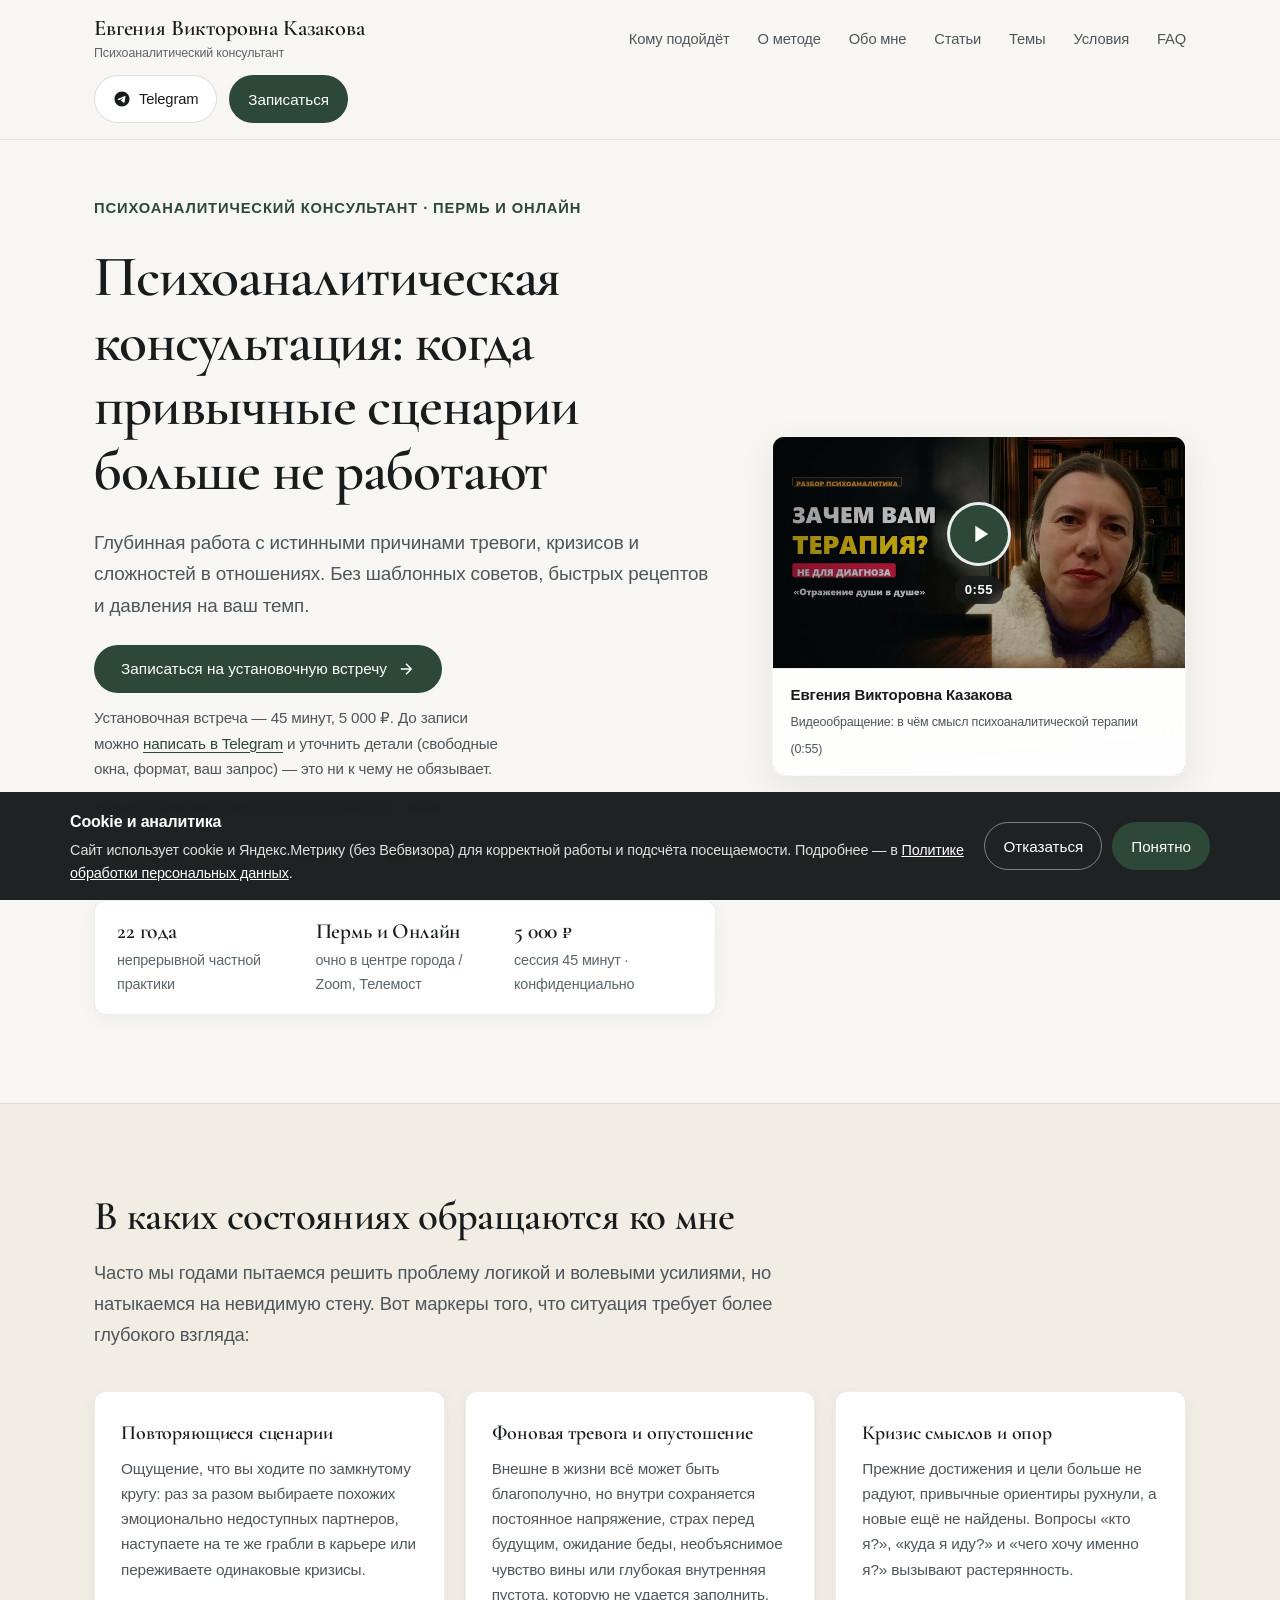
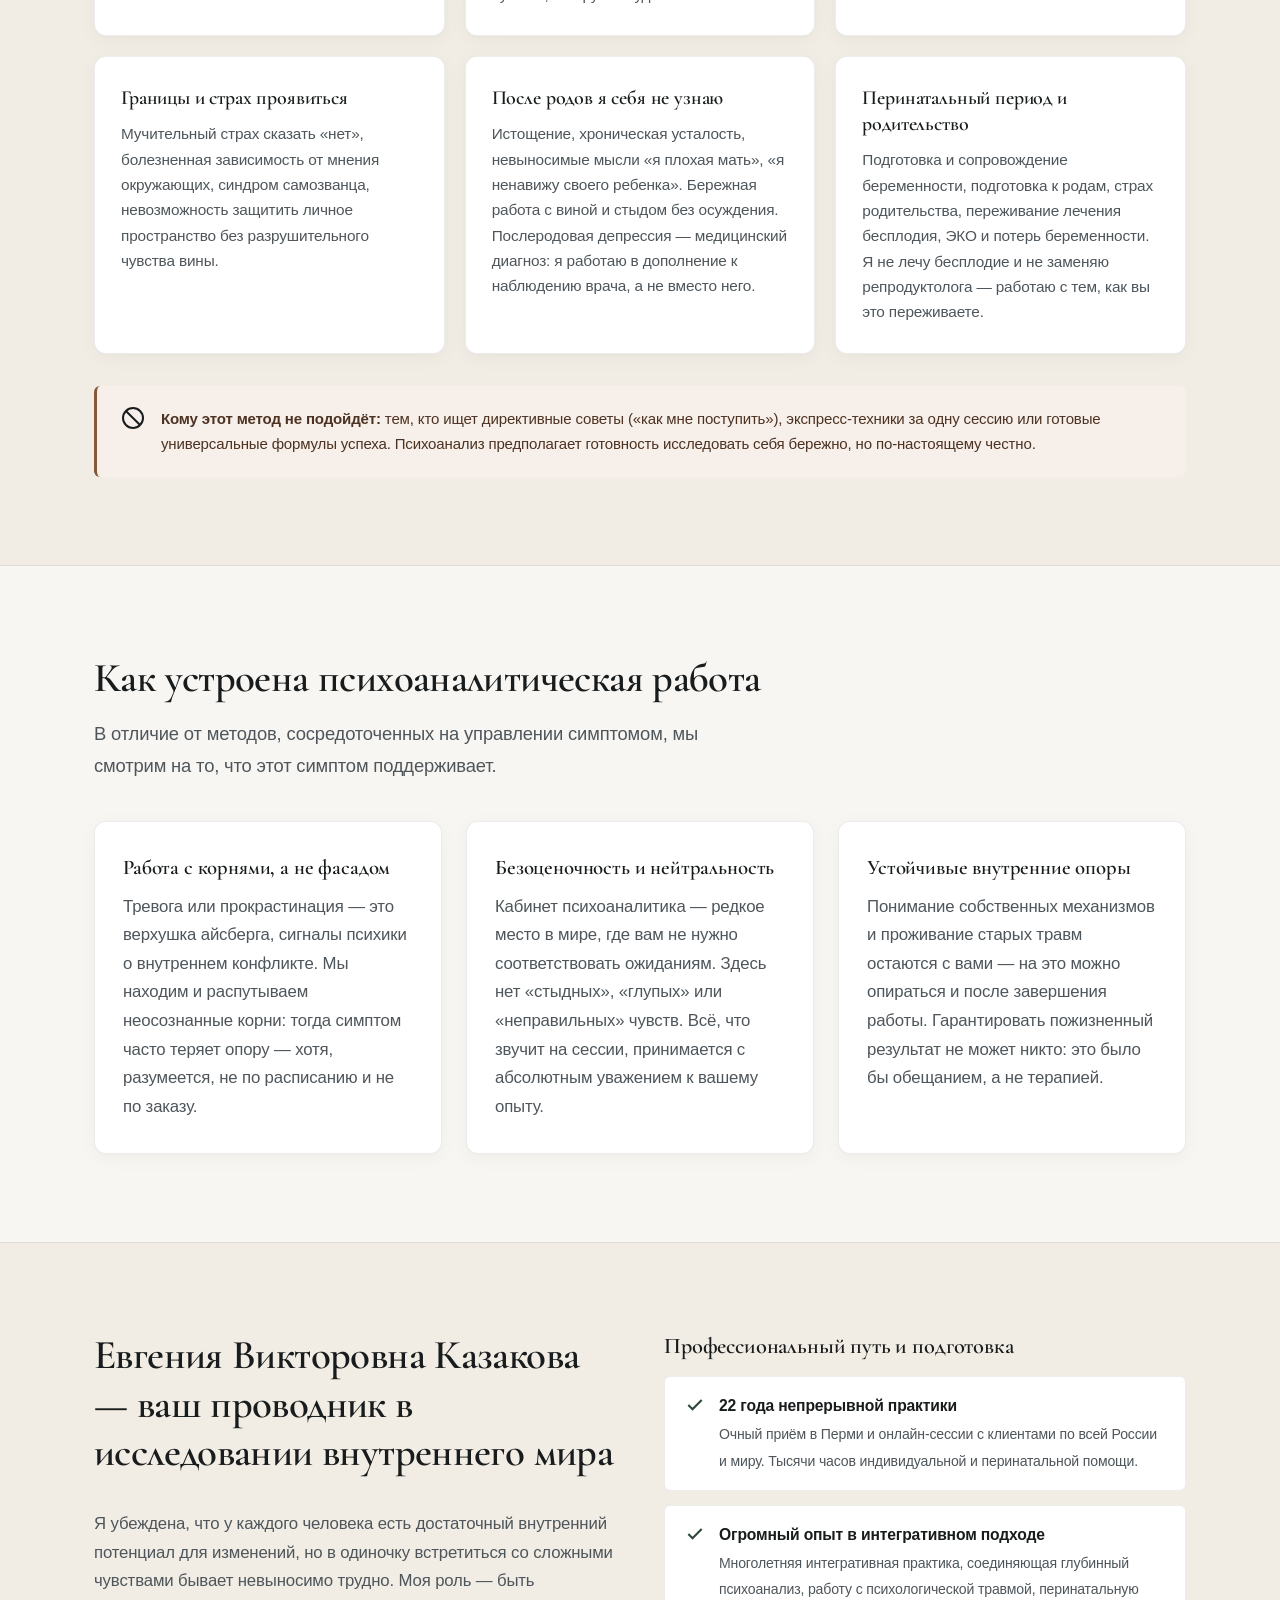
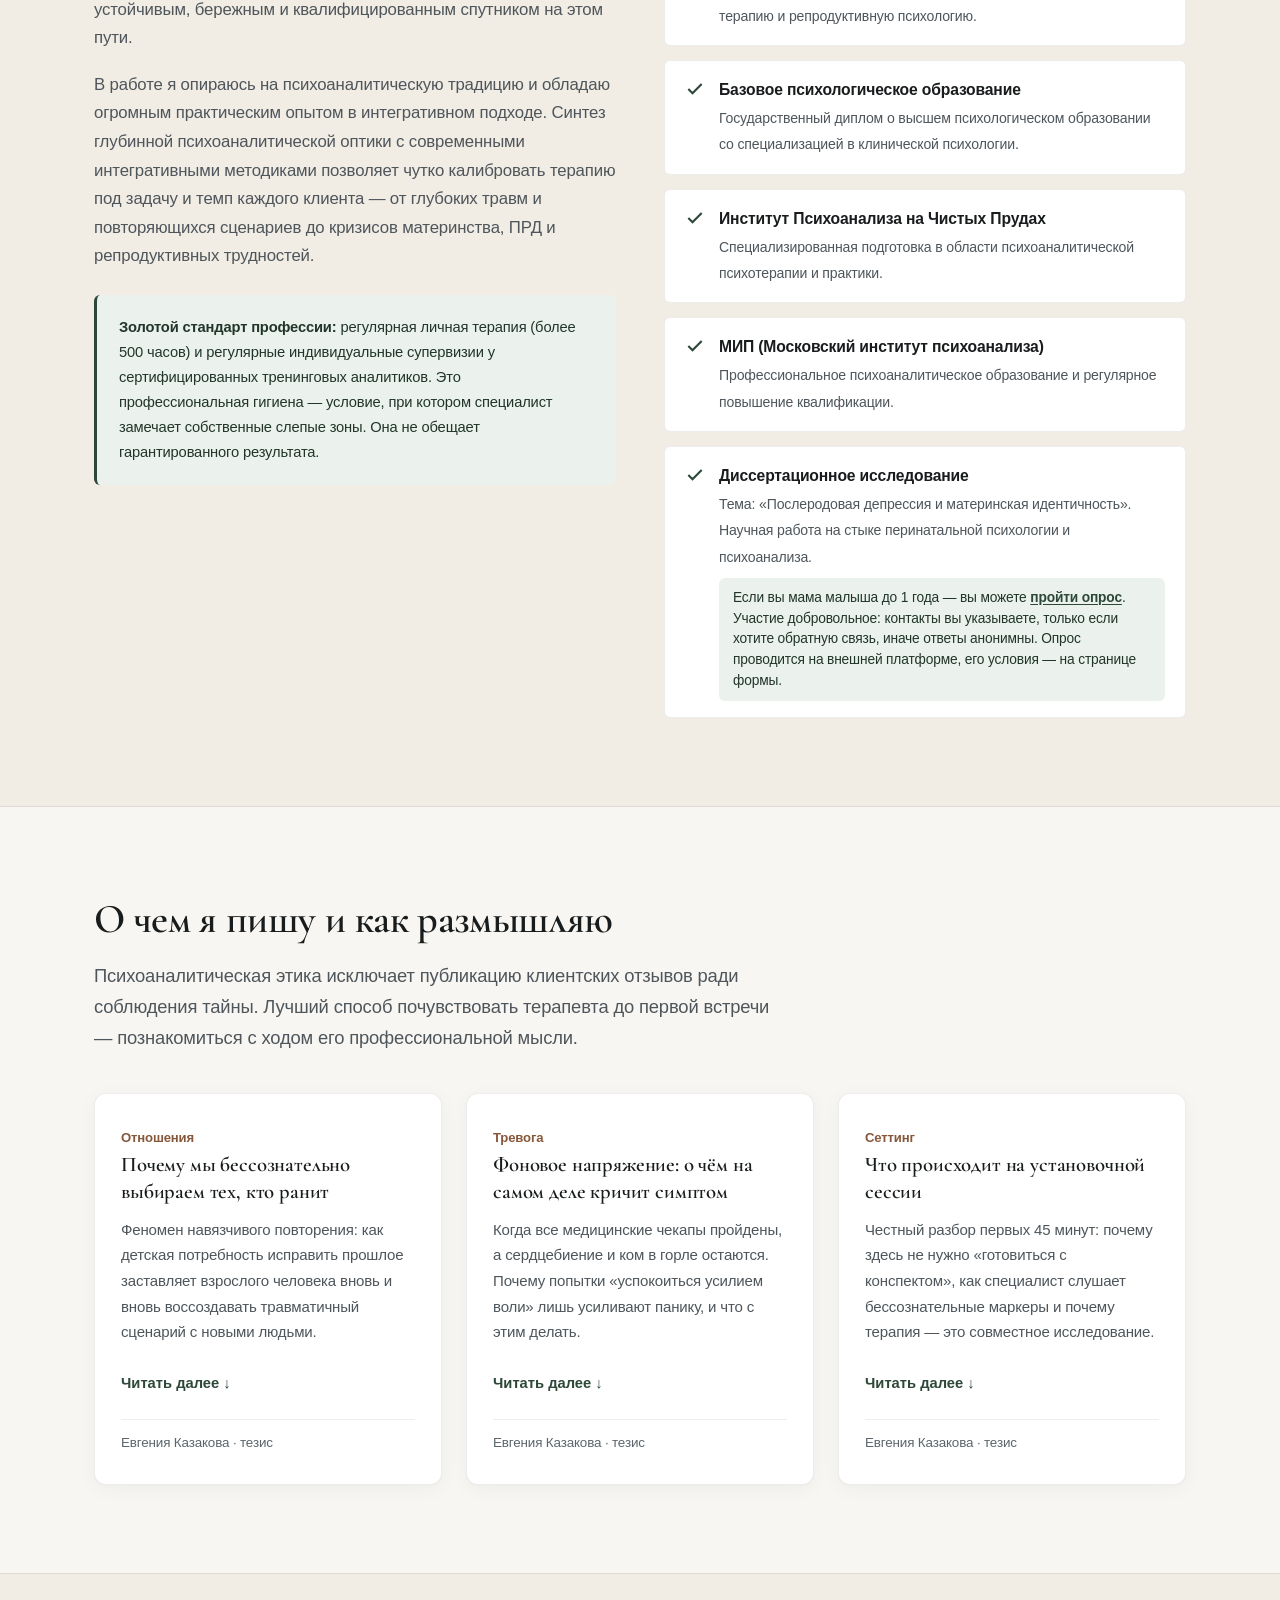
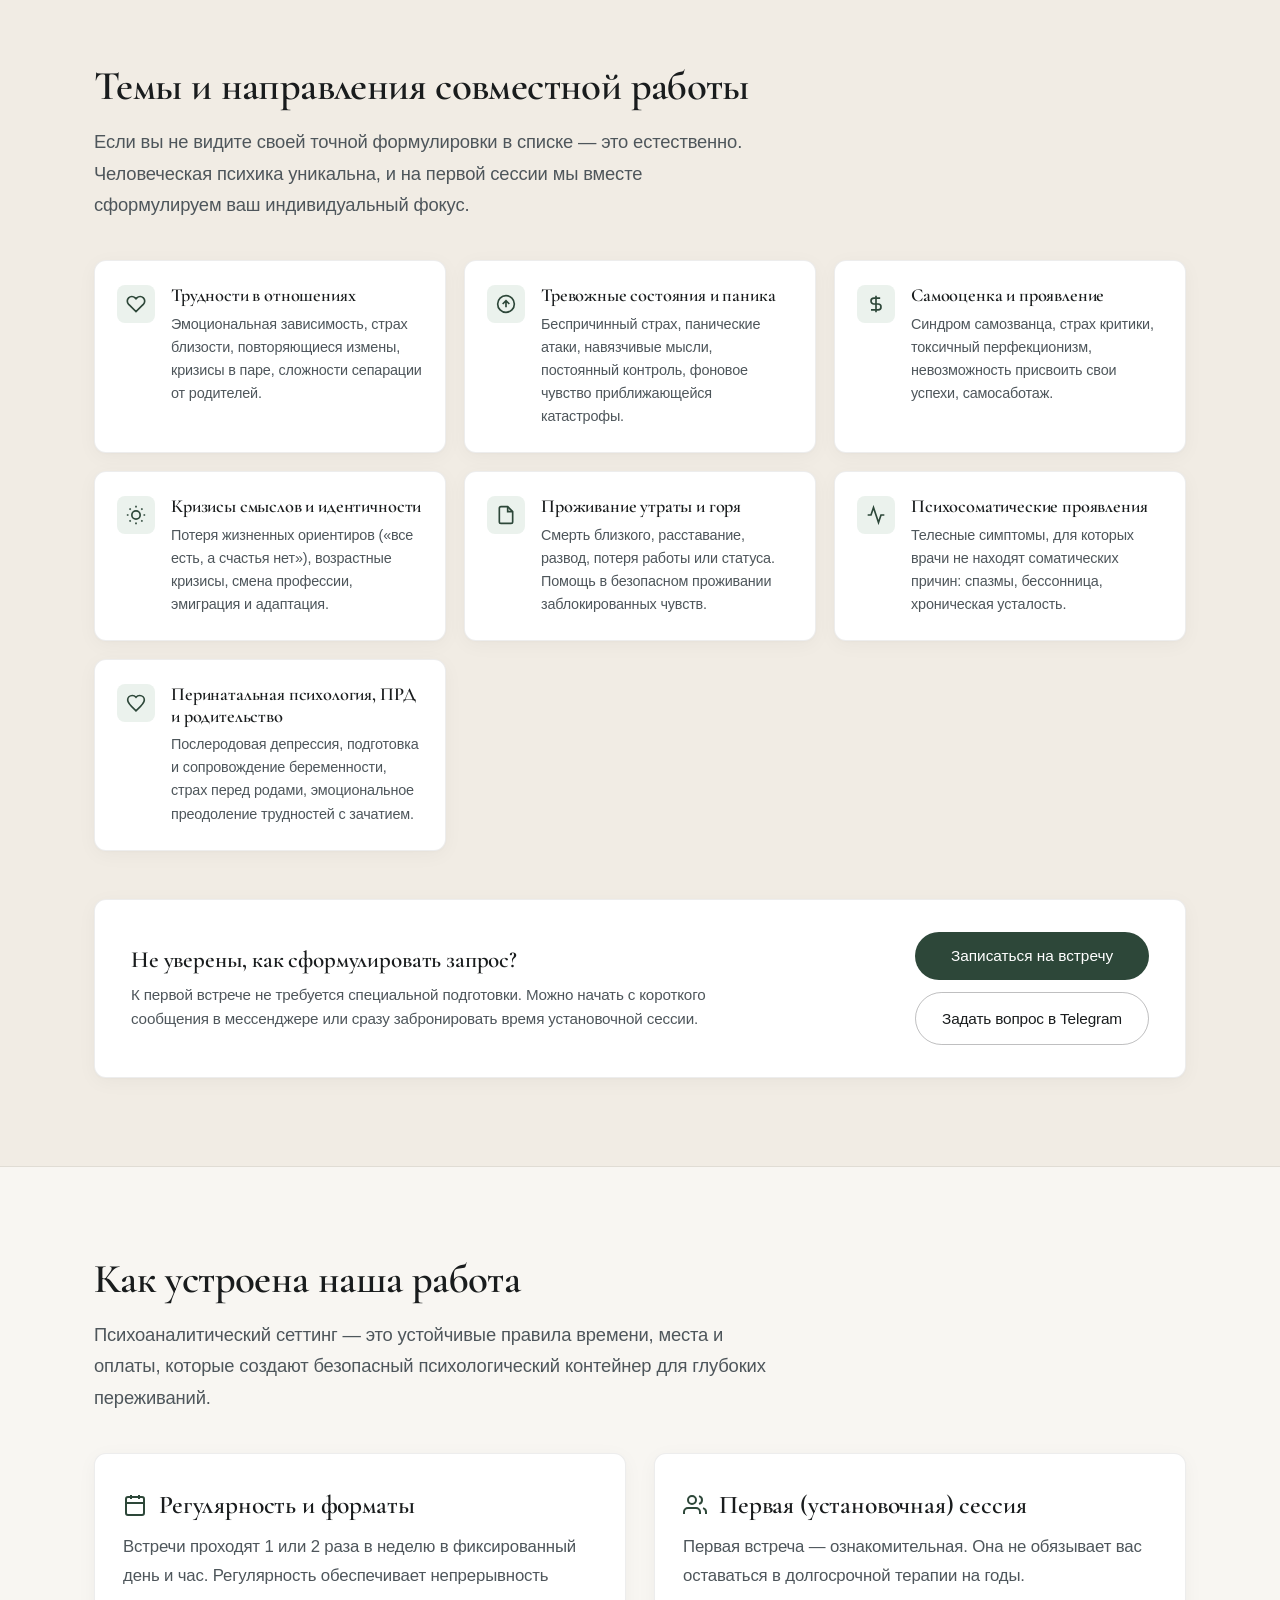
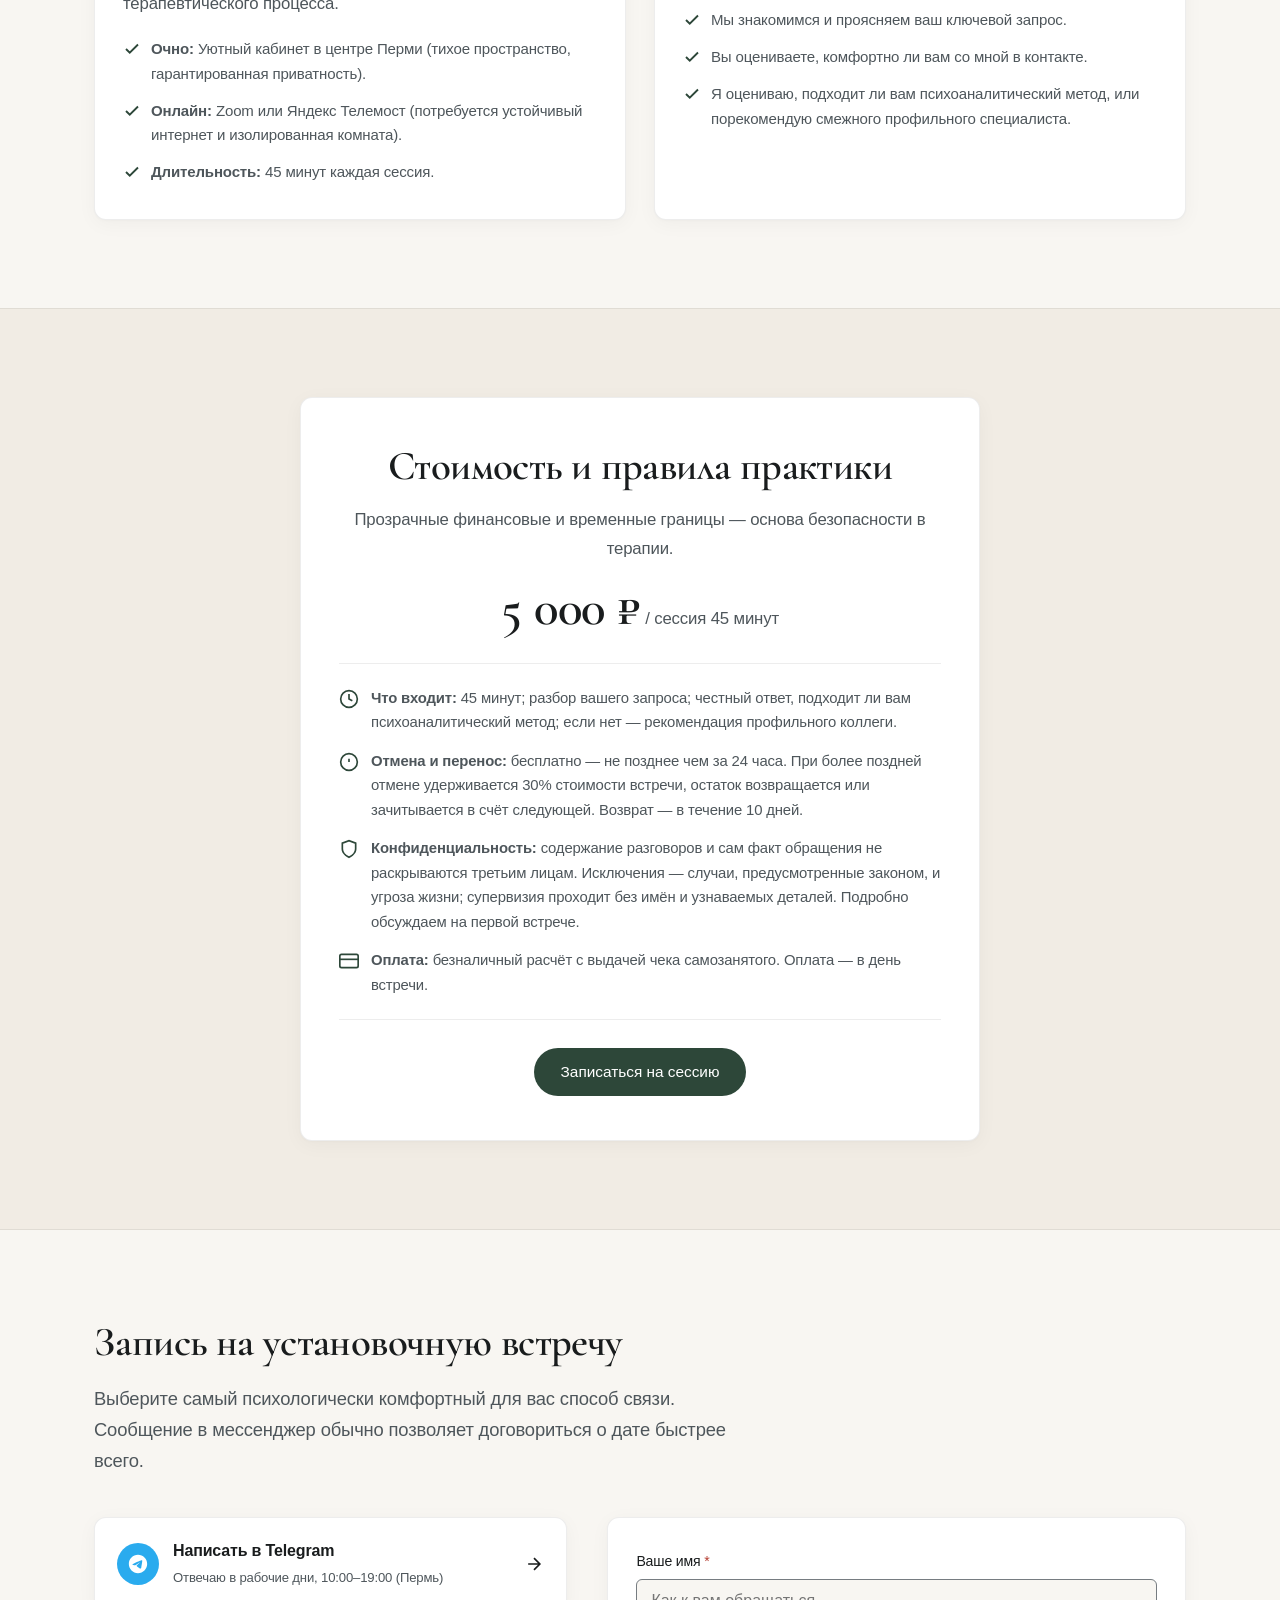
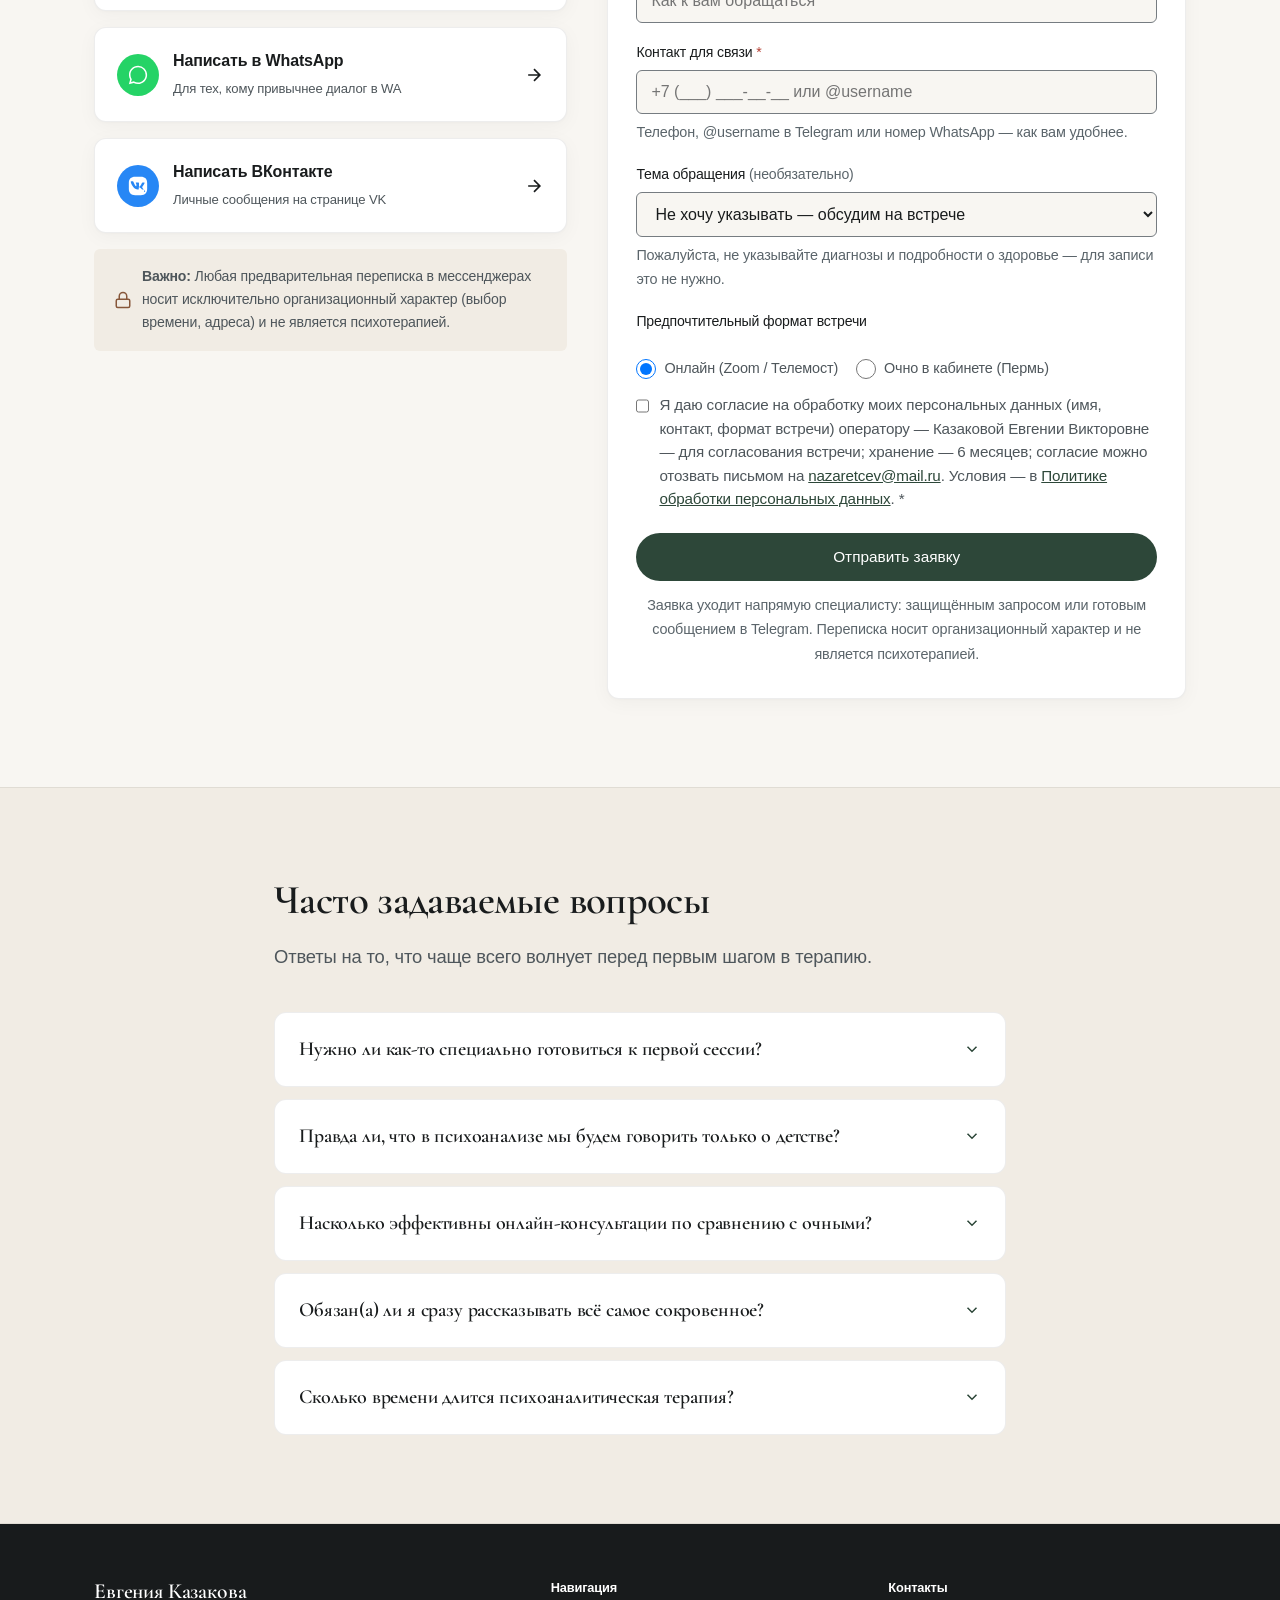
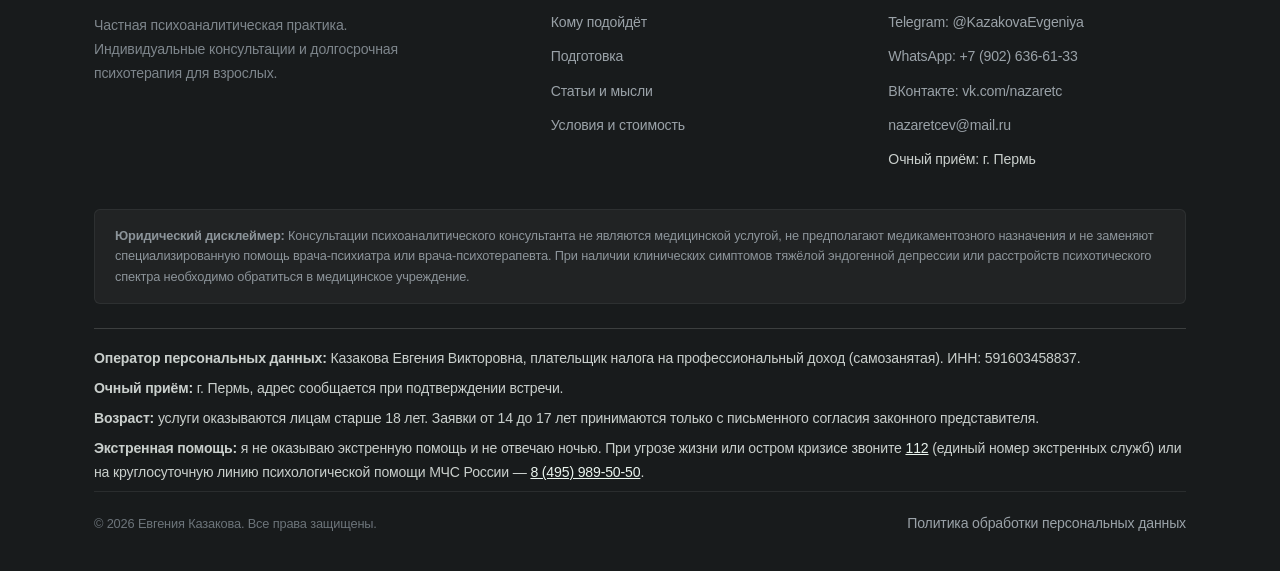
<file: index.html>
<!DOCTYPE html>
<html lang="ru">
<head>
  <meta charset="UTF-8">
  <meta name="viewport" content="width=device-width, initial-scale=1.0">
  <title>Психоаналитический консультант в Перми и онлайн — Евгения Казакова</title>
  <meta name="description" content="Психоаналитическая консультация: глубинная работа с тревогой, повторяющимися сценариями и кризисами. Пермь и онлайн, 45 минут, 5 000 ₽. 22 года практики.">
  <link rel="canonical" href="https://deniskazakov1976-glitch.github.io/kazakova-psy/">

  <!-- Open Graph / Twitter -->
  <meta property="og:type" content="website">
  <meta property="og:site_name" content="Евгения Казакова — психоаналитический консультант">
  <meta property="og:locale" content="ru_RU">
  <meta property="og:title" content="Психоаналитический консультант в Перми и онлайн — Евгения Казакова">
  <meta property="og:description" content="Глубинная работа с причинами тревоги, кризисов и сложностей в отношениях. Конфиденциально, 22 года практики.">
  <meta property="og:url" content="https://deniskazakov1976-glitch.github.io/kazakova-psy/">
  <meta property="og:image" content="https://deniskazakov1976-glitch.github.io/kazakova-psy/images/og-image.jpg">
  <meta property="og:image:width" content="1200">
  <meta property="og:image:height" content="630">
  <meta property="og:image:alt" content="Евгения Викторовна Казакова, психоаналитический консультант">
  <meta name="twitter:card" content="summary_large_image">
  <meta name="twitter:title" content="Психоаналитический консультант в Перми и онлайн">
  <meta name="twitter:description" content="Глубинная работа с причинами тревоги, кризисов и сложностей в отношениях. 22 года практики.">
  <meta name="twitter:image" content="https://deniskazakov1976-glitch.github.io/kazakova-psy/images/og-image.jpg">
  <meta name="theme-color" content="#2D4739">

  <!-- Favicon -->
  <link rel="icon" href="favicon.ico" sizes="any">
  <link rel="icon" type="image/png" href="images/favicon-32.png" sizes="32x32">
  <link rel="apple-touch-icon" href="images/apple-touch-icon.png">

  <!-- LCP-изображение: предзагрузка постера видеообращения с учётом srcset -->
  <link rel="preload" as="image" fetchpriority="high"
        imagesrcset="images/hero-video-poster-380.avif 380w, images/hero-video-poster-760.avif 760w"
        imagesizes="(max-width: 960px) 92vw, 480px" type="image/avif">

  <!-- Подключение шрифта Cormorant Garamond (только начертание 600 — используется одно) -->
  <link rel="preconnect" href="https://fonts.googleapis.com">
  <link rel="preconnect" href="https://fonts.gstatic.com" crossorigin>
  <link href="https://fonts.googleapis.com/css2?family=Cormorant+Garamond:wght@600&display=swap" rel="stylesheet">

  <!-- Стили -->
  <link rel="stylesheet" href="styles.css?v=5">

  <!-- ======================================================================
       Веб-аналитика и рекламные пиксели (Конфигурация)
       ====================================================================== -->
  <script>
    window.ANALYTICS_CONFIG = {
      // Приёмник заявок. Пусто — форма работает без сервера:
      // собирает сообщение и открывает Telegram с готовым текстом.
      // Укажите URL (Formspree / свой backend) — форма начнёт уходить POST-запросом.
      formEndpoint: '',

      // Куда ведёт запасной канал доставки заявки
      telegram: 'KazakovaEvgeniya',
      whatsapp: '79026366133',

      // 1. Яндекс.Метрика: номер счётчика
      ymId: '112744330',

      // 2. Google Analytics 4: идентификатор потока данных (например, 'G-ABC123XYZ0')
      ga4Id: '',

      // 3. Пиксель VK Рекламы (например, 'VK-RTRG-123456-ABCDE')
      vkPixelId: '',

      // Режим отладки: выводит события целей в консоль браузера (F12 -> Console)
      debug: false
    };
  </script>

  <!-- Аналитика: 152-ФЗ РФ (уведомление + opt-out). Метрика инициализируется сразу для фиксации рекламы. Вебвизор отключён. -->
  <!-- Структурированные данные: организация, человек, FAQ -->
  <script type="application/ld+json">
  {
    "@context": "https://schema.org",
    "@graph": [
      {
        "@type": "ProfessionalService",
        "@id": "https://deniskazakov1976-glitch.github.io/kazakova-psy/#business",
        "name": "Психоаналитический консультант Евгения Казакова",
        "description": "Психоаналитическая консультация: глубинная работа с тревогой, повторяющимися сценариями и кризисами. Пермь и онлайн.",
        "url": "https://deniskazakov1976-glitch.github.io/kazakova-psy/",
        "image": "https://deniskazakov1976-glitch.github.io/kazakova-psy/images/og-image.jpg",
        "telephone": "+7-902-636-61-33",
        "priceRange": "5000 ₽",
        "areaServed": "RU",
        "address": {
          "@type": "PostalAddress",
          "addressLocality": "Пермь",
          "addressCountry": "RU"
        },
        "founder": { "@id": "https://deniskazakov1976-glitch.github.io/kazakova-psy/#person" }
      },
      {
        "@type": "Person",
        "@id": "https://deniskazakov1976-glitch.github.io/kazakova-psy/#person",
        "name": "Евгения Викторовна Казакова",
        "jobTitle": "Психоаналитический консультант",
        "description": "Психоаналитический консультант, 22 года частной практики. Очно в Перми, онлайн.",
        "worksFor": { "@id": "https://deniskazakov1976-glitch.github.io/kazakova-psy/#business" },
        "sameAs": [
          "https://vk.ru/nazaretc",
          "https://t.me/KazakovaEvgeniya"
        ]
      },
      {
        "@type": "FAQPage",
        "@id": "https://deniskazakov1976-glitch.github.io/kazakova-psy/#faq",
        "mainEntity": [
          {
            "@type": "Question",
            "name": "Нужно ли как-то специально готовиться к первой сессии?",
            "acceptedAnswer": {
              "@type": "Answer",
              "text": "Специальной подготовки не требуется. Достаточно прийти в согласованное время и начать с того, что занимает ваши мысли больше всего."
            }
          },
          {
            "@type": "Question",
            "name": "Сколько времени длится психоаналитическая терапия?",
            "acceptedAnswer": {
              "@type": "Answer",
              "text": "Для точечной работы с актуальным кризисом часто достаточно 10–20 сессий. Глубинные изменения требуют от 6–12 месяцев регулярной работы. Длительность всегда обсуждается совместно."
            }
          },
          {
            "@type": "Question",
            "name": "Можно ли работать онлайн так же глубоко, как очно?",
            "acceptedAnswer": {
              "@type": "Answer",
              "text": "Онлайн-формат не менее содержателен при стабильном интернете и приватности: вы находитесь одни в закрытой комнате. Для некоторых тем очная встреча предпочтительнее — это обсуждается на первой встрече."
            }
          }
        ]
      }
    ]
  }
  </script>
</head>
<body>

  <a class="skip-link" href="#main">Перейти к содержимому</a>

  <!-- ========================================================================
       Шапка сайта (Header)
       ======================================================================== -->
  <header class="header">
    <div class="container header-inner">
      <a href="#hero" class="header-brand" aria-label="Евгения Викторовна Казакова — в начало страницы">
        <span class="brand-name">Евгения Викторовна Казакова</span>
        <span class="brand-title">Психоаналитический консультант</span>
      </a>

      <button type="button" class="nav-toggle" id="navToggle" aria-expanded="false" aria-controls="primaryNav" aria-label="Открыть меню">
        <span class="nav-toggle-bar" aria-hidden="true"></span>
        <span class="nav-toggle-bar" aria-hidden="true"></span>
        <span class="nav-toggle-bar" aria-hidden="true"></span>
      </button>

      <nav class="nav" id="primaryNav" aria-label="Основная навигация">
        <ul class="nav-links">
          <li><a href="#situations" class="nav-link">Кому подойдёт</a></li>
          <li><a href="#method" class="nav-link">О методе</a></li>
          <li><a href="#about" class="nav-link">Обо мне</a></li>
          <li><a href="#essays" class="nav-link">Статьи</a></li>
          <li><a href="#topics" class="nav-link">Темы</a></li>
          <li><a href="#conditions" class="nav-link">Условия</a></li>
          <li><a href="#faq" class="nav-link">FAQ</a></li>
        </ul>
      </nav>

      <div class="header-cta">
        <a href="https://t.me/KazakovaEvgeniya?text=%D0%97%D0%B4%D1%80%D0%B0%D0%B2%D1%81%D1%82%D0%B2%D1%83%D0%B9%D1%82%D0%B5%2C%20%D0%95%D0%B2%D0%B3%D0%B5%D0%BD%D0%B8%D1%8F%20%D0%92%D0%B8%D0%BA%D1%82%D0%BE%D1%80%D0%BE%D0%B2%D0%BD%D0%B0%21%20%D0%A5%D0%BE%D1%87%D1%83%20%D0%B7%D0%B0%D0%BF%D0%B8%D1%81%D0%B0%D1%82%D1%8C%D1%81%D1%8F%20%D0%BD%D0%B0%20%D1%83%D1%81%D1%82%D0%B0%D0%BD%D0%BE%D0%B2%D0%BE%D1%87%D0%BD%D1%83%D1%8E%20%D0%B2%D1%81%D1%82%D1%80%D0%B5%D1%87%D1%83%2045%20%D0%BC%D0%B8%D0%BD%D1%83%D1%82%2C%20%D0%BE%D0%BD%D0%BB%D0%B0%D0%B9%D0%BD.%20%D0%9F%D0%BE%D0%B4%D1%81%D0%BA%D0%B0%D0%B6%D0%B8%D1%82%D0%B5%2C%20%D0%BF%D0%BE%D0%B6%D0%B0%D0%BB%D1%83%D0%B9%D1%81%D1%82%D0%B0%2C%20%D1%81%D0%B2%D0%BE%D0%B1%D0%BE%D0%B4%D0%BD%D0%BE%D0%B5%20%D0%B2%D1%80%D0%B5%D0%BC%D1%8F%20%D0%BD%D0%B0%20%D1%8D%D1%82%D0%BE%D0%B9%20%D0%BD%D0%B5%D0%B4%D0%B5%D0%BB%D0%B5." target="_blank" rel="noopener" class="messenger-link telegram" title="Написать в Telegram" data-analytics-goal="telegram_click" data-analytics-location="header">
          <svg width="18" height="18" viewBox="0 0 24 24" fill="currentColor"><path d="M12 2C6.48 2 2 6.48 2 12s4.48 10 10 10 10-4.48 10-10S17.52 2 12 2zm4.64 6.8c-.15 1.58-.8 5.42-1.13 7.19-.14.75-.42 1-.68 1.03-.58.05-1.02-.38-1.58-.75-.88-.58-1.38-.94-2.23-1.5-.99-.65-.35-1.01.22-1.59.15-.15 2.71-2.48 2.76-2.69a.2.2 0 00-.05-.18c-.06-.05-.14-.03-.21-.02-.09.02-1.49.95-4.22 2.79-.4.27-.76.41-1.08.4-.36-.01-1.04-.2-1.55-.37-.63-.2-1.12-.31-1.08-.66.02-.18.27-.36.75-.55 2.92-1.27 4.86-2.11 5.83-2.51 2.78-1.16 3.35-1.36 3.73-1.36.08 0 .27.02.39.12.1.08.13.19.14.27-.01.06.01.24 0 .37z"/></svg>
          <span>Telegram</span>
        </a>
        <button type="button" class="btn btn-primary btn-sm open-booking-modal" data-analytics-goal="booking_click" data-analytics-location="header">
          Записаться
        </button>
      </div>
    </div>
  </header>

  <main id="main" tabindex="-1">
    <!-- ======================================================================
         Блок 1: Hero (Первый экран)
         ====================================================================== -->
    <section class="hero" id="hero">
      <div class="container hero-grid">
        <div class="hero-content">
          <p class="hero-kicker">Психоаналитический консультант · Пермь и онлайн</p>
          <h1 class="hero-title">
            Психоаналитическая консультация: когда привычные сценарии больше не работают
          </h1>
          <p class="hero-subtitle lead-text">
            <span class="lead-long">Глубинная работа с истинными причинами тревоги, кризисов и сложностей в отношениях. Без шаблонных советов, быстрых рецептов и давления на ваш темп.</span>
            <span class="lead-short">Глубинная работа с причинами тревоги, кризисов и сложностей в отношениях — без шаблонных советов и давления на ваш темп.</span>
          </p>

          <div class="hero-specs">
            <div class="spec-cell">
              <span class="spec-value">22 года</span>
              <span class="spec-label">непрерывной частной практики</span>
            </div>
            <div class="spec-cell">
              <span class="spec-value">Пермь и Онлайн</span>
              <span class="spec-label">очно в центре города / Zoom, Телемост</span>
            </div>
            <div class="spec-cell">
              <span class="spec-value">5 000 ₽</span>
              <span class="spec-label">сессия 45 минут · конфиденциально</span>
            </div>
          </div>

          <div class="hero-actions">
            <div>
              <button type="button" class="btn btn-primary open-booking-modal" data-analytics-goal="booking_click" data-analytics-location="hero">
                Записаться на установочную встречу
                <svg width="18" height="18" viewBox="0 0 24 24" fill="none" stroke="currentColor" stroke-width="2"><path d="M5 12h14M12 5l7 7-7 7"/></svg>
              </button>
              <p class="hero-cta-note">Установочная встреча — 45 минут, 5 000 ₽. До записи можно <a href="https://t.me/KazakovaEvgeniya?text=%D0%97%D0%B4%D1%80%D0%B0%D0%B2%D1%81%D1%82%D0%B2%D1%83%D0%B9%D1%82%D0%B5%2C%20%D0%95%D0%B2%D0%B3%D0%B5%D0%BD%D0%B8%D1%8F%20%D0%92%D0%B8%D0%BA%D1%82%D0%BE%D1%80%D0%BE%D0%B2%D0%BD%D0%B0!%20%D0%A5%D0%BE%D1%87%D1%83%20%D1%83%D1%82%D0%BE%D1%87%D0%BD%D0%B8%D1%82%D1%8C%20%D0%BE%D1%80%D0%B3%D0%B0%D0%BD%D0%B8%D0%B7%D0%B0%D1%86%D0%B8%D0%BE%D0%BD%D0%BD%D1%8B%D0%B9%20%D0%B2%D0%BE%D0%BF%D1%80%D0%BE%D1%81%20%D0%B4%D0%BE%20%D0%B7%D0%B0%D0%BF%D0%B8%D1%81%D0%B8." target="_blank" rel="noopener" data-analytics-goal="telegram_click" data-analytics-location="hero_note">написать в Telegram</a> и уточнить детали (свободные окна, формат, ваш запрос) — это ни к чему не обязывает.</p>
            </div>

            <div class="hero-messengers">
              <span class="messengers-caption">Или задайте быстрый организационный вопрос лично:</span>
              <div class="messenger-buttons-row">
                <a href="https://t.me/KazakovaEvgeniya?text=%D0%97%D0%B4%D1%80%D0%B0%D0%B2%D1%81%D1%82%D0%B2%D1%83%D0%B9%D1%82%D0%B5%2C%20%D0%95%D0%B2%D0%B3%D0%B5%D0%BD%D0%B8%D1%8F%20%D0%92%D0%B8%D0%BA%D1%82%D0%BE%D1%80%D0%BE%D0%B2%D0%BD%D0%B0%21%20%D0%A5%D0%BE%D1%87%D1%83%20%D0%B7%D0%B0%D0%BF%D0%B8%D1%81%D0%B0%D1%82%D1%8C%D1%81%D1%8F%20%D0%BD%D0%B0%20%D1%83%D1%81%D1%82%D0%B0%D0%BD%D0%BE%D0%B2%D0%BE%D1%87%D0%BD%D1%83%D1%8E%20%D0%B2%D1%81%D1%82%D1%80%D0%B5%D1%87%D1%83%2045%20%D0%BC%D0%B8%D0%BD%D1%83%D1%82%2C%20%D0%BE%D0%BD%D0%BB%D0%B0%D0%B9%D0%BD.%20%D0%9F%D0%BE%D0%B4%D1%81%D0%BA%D0%B0%D0%B6%D0%B8%D1%82%D0%B5%2C%20%D0%BF%D0%BE%D0%B6%D0%B0%D0%BB%D1%83%D0%B9%D1%81%D1%82%D0%B0%2C%20%D1%81%D0%B2%D0%BE%D0%B1%D0%BE%D0%B4%D0%BD%D0%BE%D0%B5%20%D0%B2%D1%80%D0%B5%D0%BC%D1%8F%20%D0%BD%D0%B0%20%D1%8D%D1%82%D0%BE%D0%B9%20%D0%BD%D0%B5%D0%B4%D0%B5%D0%BB%D0%B5." target="_blank" rel="noopener" class="messenger-link telegram" data-analytics-goal="telegram_click" data-analytics-location="hero">
                  <svg width="16" height="16" viewBox="0 0 24 24" fill="currentColor"><path d="M12 2C6.48 2 2 6.48 2 12s4.48 10 10 10 10-4.48 10-10S17.52 2 12 2zm4.64 6.8c-.15 1.58-.8 5.42-1.13 7.19-.14.75-.42 1-.68 1.03-.58.05-1.02-.38-1.58-.75-.88-.58-1.38-.94-2.23-1.5-.99-.65-.35-1.01.22-1.59.15-.15 2.71-2.48 2.76-2.69a.2.2 0 00-.05-.18c-.06-.05-.14-.03-.21-.02-.09.02-1.49.95-4.22 2.79-.4.27-.76.41-1.08.4-.36-.01-1.04-.2-1.55-.37-.63-.2-1.12-.31-1.08-.66.02-.18.27-.36.75-.55 2.92-1.27 4.86-2.11 5.83-2.51 2.78-1.16 3.35-1.36 3.73-1.36.08 0 .27.02.39.12.1.08.13.19.14.27-.01.06.01.24 0 .37z"/></svg>
                  <span>Telegram</span>
                </a>
                <a href="https://wa.me/79026366133?text=%D0%97%D0%B4%D1%80%D0%B0%D0%B2%D1%81%D1%82%D0%B2%D1%83%D0%B9%D1%82%D0%B5%2C%20%D0%95%D0%B2%D0%B3%D0%B5%D0%BD%D0%B8%D1%8F%20%D0%92%D0%B8%D0%BA%D1%82%D0%BE%D1%80%D0%BE%D0%B2%D0%BD%D0%B0.%20%D0%A5%D0%BE%D1%87%D1%83%20%D1%83%D1%82%D0%BE%D1%87%D0%BD%D0%B8%D1%82%D1%8C%20%D0%BF%D0%BE%20%D0%BF%D0%BE%D0%B2%D0%BE%D0%B4%D1%83%20%D0%BA%D0%BE%D0%BD%D1%81%D1%83%D0%BB%D1%8C%D1%82%D0%B0%D1%86%D0%B8%D0%B8" target="_blank" rel="noopener" class="messenger-link whatsapp" data-analytics-goal="whatsapp_click" data-analytics-location="hero">
                  <svg width="16" height="16" viewBox="0 0 24 24" fill="currentColor"><path d="M12.04 2c-5.46 0-9.91 4.45-9.91 9.91 0 1.75.46 3.45 1.32 4.95L2.05 22l5.25-1.38c1.45.79 3.08 1.21 4.74 1.21 5.46 0 9.91-4.45 9.91-9.91 0-2.65-1.03-5.14-2.9-7.01A9.816 9.816 0 0012.04 2m.01 1.67c2.2 0 4.26.86 5.82 2.42a8.225 8.225 0 012.41 5.83c0 4.54-3.7 8.24-8.24 8.24-1.48 0-2.93-.4-4.2-1.15l-.3-.18-3.12.82.83-3.04-.2-.31a8.196 8.196 0 01-1.26-4.38c0-4.54 3.7-8.24 8.24-8.24"/></svg>
                  <span>WhatsApp</span>
                </a>
                <a href="https://vk.me/nazaretc" target="_blank" rel="noopener" class="messenger-link vk" data-analytics-goal="vk_click" data-analytics-location="hero">
                  <svg width="16" height="16" viewBox="0 0 24 24" fill="currentColor"><path d="M15.07 2H8.93C4.33 2 2 4.33 2 8.93v6.14C2 19.67 4.33 22 8.93 22h6.14c4.6 0 6.93-2.33 6.93-6.93V8.93C22 4.33 19.67 2 15.07 2zm3.38 13.91h-1.63c-.62 0-.81-.49-1.92-1.6-.97-.94-1.4-1.06-1.64-1.06-.34 0-.43.1-.43.56v1.45c0 .39-.12.65-1.17.65-1.73 0-3.65-1.05-4.99-3.01-2.03-2.9-2.58-5.08-2.58-5.52 0-.25.1-.48.58-.48h1.63c.44 0 .61.2.78.68.85 2.47 2.28 4.63 2.87 4.63.22 0 .32-.1.32-.66V10.4c-.07-1.18-.69-1.28-.69-1.7 0-.2.17-.4.44-.4h2.56c.36 0 .49.19.49.61v3.31c0 .36.16.49.27.49.22 0 .4-.13.81-.54 1.25-1.4 2.14-3.56 2.14-3.56.12-.25.32-.48.76-.48h1.63c.49 0 .6.25.49.61-.2 1.01-2.33 4-2.43 4.2-.21.32-.29.47 0 .86.21.29.9 1.07 1.36 1.7 1.07 1.48 1.49 2.06 1.62 2.2.14.15.11.33 0 .54-.15.22-.65.26-.87.26z"/></svg>
                  <span>ВКонтакте</span>
                </a>
              </div>
            </div>
          </div>
        </div>

        <div class="hero-visual">
          <div class="hero-video-wrapper">
            <div class="hero-video-card" id="heroVideoCard" data-video-id="sxHFuyc3tDk">
              <!-- Интерактивный фасад с предзагруженным постером для ультрабыстрого рендера без тормозов от YouTube -->
              <div class="video-facade" id="videoFacade" role="button" tabindex="0" aria-label="Воспроизвести видеообращение Евгении Казаковой (55 секунд)">
                <picture>
                  <source type="image/avif" srcset="images/hero-video-poster-380.avif 380w, images/hero-video-poster-760.avif 760w" sizes="(max-width: 960px) 92vw, 480px">
                  <source type="image/webp" srcset="images/hero-video-poster-380.webp 380w, images/hero-video-poster-760.webp 760w" sizes="(max-width: 960px) 92vw, 480px">
                  <img src="images/hero-video-poster-760.jpg" alt="Евгения Викторовна Казакова — видеообращение психоаналитического консультанта" class="video-poster-img" width="760" height="428" loading="eager" fetchpriority="high" decoding="async">
                </picture>
                <div class="video-play-overlay">
                  <span class="video-play-btn" aria-hidden="true">
                    <svg width="28" height="28" viewBox="0 0 24 24" fill="currentColor"><path d="M8 5v14l11-7z"/></svg>
                  </span>
                  <span class="video-play-duration">0:55</span>
                </div>
              </div>
              <!-- Контейнер для встраивания плеера по клику -->
              <div class="video-iframe-container" id="videoIframeContainer">
                <noscript>
                  <iframe src="https://www.youtube-nocookie.com/embed/sxHFuyc3tDk?rel=0" title="Видеообращение: психоаналитический консультант Евгения Казакова" loading="lazy" allow="accelerometer; autoplay; clipboard-write; encrypted-media; gyroscope; picture-in-picture" allowfullscreen class="hero-video-iframe"></iframe>
                </noscript>
              </div>
              <div class="video-badge">
                <span class="badge-name">Евгения Викторовна Казакова</span>
                <span class="badge-status">Видеообращение: в чём смысл психоаналитической терапии (0:55)</span>
              </div>
            </div>
          </div>
        </div>
      </div>
    </section>

    <!-- ======================================================================
         Блок 2: Для кого это (Маркеры состояний)
         ====================================================================== -->
    <section id="situations" class="section-alt">
      <div class="container">
        <h2>В каких состояниях обращаются ко мне</h2>
        <p class="section-intro">
          Часто мы годами пытаемся решить проблему логикой и волевыми усилиями, но натыкаемся на невидимую стену. Вот маркеры того, что ситуация требует более глубокого взгляда:
        </p>

        <div class="situations-grid">
          <div class="situation-card">
            <h3 class="card-title">Повторяющиеся сценарии</h3>
            <p>
              Ощущение, что вы ходите по замкнутому кругу: раз за разом выбираете похожих эмоционально недоступных партнеров, наступаете на те же грабли в карьере или переживаете одинаковые кризисы.
            </p>
          </div>

          <div class="situation-card">
            <h3 class="card-title">Фоновая тревога и опустошение</h3>
            <p>
              Внешне в жизни всё может быть благополучно, но внутри сохраняется постоянное напряжение, страх перед будущим, ожидание беды, необъяснимое чувство вины или глубокая внутренняя пустота, которую не удается заполнить.
            </p>
          </div>

          <div class="situation-card">
            <h3 class="card-title">Кризис смыслов и опор</h3>
            <p>
              Прежние достижения и цели больше не радуют, привычные ориентиры рухнули, а новые ещё не найдены. Вопросы «кто я?», «куда я иду?» и «чего хочу именно я?» вызывают растерянность.
            </p>
          </div>

          <div class="situation-card">
            <h3 class="card-title">Границы и страх проявиться</h3>
            <p>
              Мучительный страх сказать «нет», болезненная зависимость от мнения окружающих, синдром самозванца, невозможность защитить личное пространство без разрушительного чувства вины.
            </p>
          </div>

          <div class="situation-card">
            <h3 class="card-title">После родов я себя не узнаю</h3>
            <p>
              Истощение, хроническая усталость, невыносимые мысли «я плохая мать», «я ненавижу своего ребенка». Бережная работа с виной и стыдом без осуждения. Послеродовая депрессия — медицинский диагноз: я работаю в дополнение к наблюдению врача, а не вместо него.
            </p>
          </div>

          <div class="situation-card">
            <h3 class="card-title">Перинатальный период и родительство</h3>
            <p>
              Подготовка и сопровождение беременности, подготовка к родам, страх родительства, переживание лечения бесплодия, ЭКО и потерь беременности. Я не лечу бесплодие и не заменяю репродуктолога — работаю с тем, как вы это переживаете.
            </p>
          </div>
        </div>

        <div class="not-for-box">
          <div class="icon" aria-hidden="true">
            <svg width="24" height="24" viewBox="0 0 24 24" fill="none" stroke="currentColor" stroke-width="2"><circle cx="12" cy="12" r="10"/><line x1="4.93" y1="4.93" x2="19.07" y2="19.07"/></svg>
          </div>
          <p>
            <strong>Кому этот метод не подойдёт:</strong> тем, кто ищет директивные советы («как мне поступить»), экспресс-техники за одну сессию или готовые универсальные формулы успеха. Психоанализ предполагает готовность исследовать себя бережно, но по-настоящему честно.
          </p>
        </div>
      </div>
    </section>

    <!-- ======================================================================
         Блок 3: Почему психоанализ (Особенности метода)
         ====================================================================== -->
    <section id="method">
      <div class="container">
        <h2>Как устроена психоаналитическая работа</h2>
        <p class="section-intro">
          В отличие от методов, сосредоточенных на управлении симптомом, мы смотрим на то, что этот симптом поддерживает.
        </p>

        <div class="method-grid">
          <div class="method-item">
            <h3>Работа с корнями, а не фасадом</h3>
            <p>
              Тревога или прокрастинация — это верхушка айсберга, сигналы психики о внутреннем конфликте. Мы находим и распутываем неосознанные корни: тогда симптом часто теряет опору — хотя, разумеется, не по расписанию и не по заказу.
            </p>
          </div>

          <div class="method-item">
            <h3>Безоценочность и нейтральность</h3>
            <p>
              Кабинет психоаналитика — редкое место в мире, где вам не нужно соответствовать ожиданиям. Здесь нет «стыдных», «глупых» или «неправильных» чувств. Всё, что звучит на сессии, принимается с абсолютным уважением к вашему опыту.
            </p>
          </div>

          <div class="method-item">
            <h3>Устойчивые внутренние опоры</h3>
            <p>
              Понимание собственных механизмов и проживание старых травм остаются с вами — на это можно опираться и после завершения работы. Гарантировать пожизненный результат не может никто: это было бы обещанием, а не терапией.
            </p>
          </div>
        </div>
      </div>
    </section>

    <!-- ======================================================================
         Блок 4: О специалисте и квалификации
         ====================================================================== -->
    <section id="about" class="section-alt">
      <div class="container">
        <div class="about-layout">
          <div class="about-bio">
            <h2>Евгения Викторовна Казакова — ваш проводник в исследовании внутреннего мира</h2>
            <p>
              Я убеждена, что у каждого человека есть достаточный внутренний потенциал для изменений, но в одиночку встретиться со сложными чувствами бывает невыносимо трудно. Моя роль — быть устойчивым, бережным и квалифицированным спутником на этом пути.
            </p>
            <p>
              В работе я опираюсь на психоаналитическую традицию и обладаю огромным практическим опытом в интегративном подходе. Синтез глубинной психоаналитической оптики с современными интегративными методиками позволяет чутко калибровать терапию под задачу и темп каждого клиента — от глубоких травм и повторяющихся сценариев до кризисов материнства, ПРД и репродуктивных трудностей.
            </p>

            <div class="supervision-box">
              <p>
                <strong>Золотой стандарт профессии:</strong> регулярная личная терапия (более 500 часов) и регулярные индивидуальные супервизии у сертифицированных тренинговых аналитиков. Это профессиональная гигиена — условие, при котором специалист замечает собственные слепые зоны. Она не обещает гарантированного результата.
              </p>
            </div>
          </div>

          <div class="about-credentials">
            <h3 style="font-size: 1.4rem; margin-bottom: 16px;">Профессиональный путь и подготовка</h3>
            <ul class="credentials-list">
              <li class="credential-item">
                <span class="check-icon" aria-hidden="true">
                  <svg width="20" height="20" viewBox="0 0 24 24" fill="none" stroke="currentColor" stroke-width="2.5"><polyline points="20 6 9 17 4 12"/></svg>
                </span>
                <div>
                  <strong>22 года непрерывной практики</strong>
                  <span>Очный приём в Перми и онлайн-сессии с клиентами по всей России и миру. Тысячи часов индивидуальной и перинатальной помощи.</span>
                </div>
              </li>

              <li class="credential-item">
                <span class="check-icon" aria-hidden="true">
                  <svg width="20" height="20" viewBox="0 0 24 24" fill="none" stroke="currentColor" stroke-width="2.5"><polyline points="20 6 9 17 4 12"/></svg>
                </span>
                <div>
                  <strong>Огромный опыт в интегративном подходе</strong>
                  <span>Многолетняя интегративная практика, соединяющая глубинный психоанализ, работу с психологической травмой, перинатальную терапию и репродуктивную психологию.</span>
                </div>
              </li>

              <li class="credential-item">
                <span class="check-icon" aria-hidden="true">
                  <svg width="20" height="20" viewBox="0 0 24 24" fill="none" stroke="currentColor" stroke-width="2.5"><polyline points="20 6 9 17 4 12"/></svg>
                </span>
                <div>
                  <strong>Базовое психологическое образование</strong>
                  <span>Государственный диплом о высшем психологическом образовании со специализацией в клинической психологии.</span>
                </div>
              </li>

              <li class="credential-item">
                <span class="check-icon" aria-hidden="true">
                  <svg width="20" height="20" viewBox="0 0 24 24" fill="none" stroke="currentColor" stroke-width="2.5"><polyline points="20 6 9 17 4 12"/></svg>
                </span>
                <div>
                  <strong>Институт Психоанализа на Чистых Прудах</strong>
                  <span>Специализированная подготовка в области психоаналитической психотерапии и практики.</span>
                </div>
              </li>

              <li class="credential-item">
                <span class="check-icon" aria-hidden="true">
                  <svg width="20" height="20" viewBox="0 0 24 24" fill="none" stroke="currentColor" stroke-width="2.5"><polyline points="20 6 9 17 4 12"/></svg>
                </span>
                <div>
                  <strong>МИП (Московский институт психоанализа)</strong>
                  <span>Профессиональное психоаналитическое образование и регулярное повышение квалификации.</span>
                </div>
              </li>

              <li class="credential-item">
                <span class="check-icon" aria-hidden="true">
                  <svg width="20" height="20" viewBox="0 0 24 24" fill="none" stroke="currentColor" stroke-width="2.5"><polyline points="20 6 9 17 4 12"/></svg>
                </span>
                <div>
                  <strong>Диссертационное исследование</strong>
                  <span>Тема: «Послеродовая депрессия и материнская идентичность». Научная работа на стыке перинатальной психологии и психоанализа.</span>
                  <span class="dissertation-cta">
                    Если вы мама малыша до 1&nbsp;года — вы можете <a href="https://docs.google.com/forms/d/1Ur2hMmGZqphJd5PXDZ7doViF7myhaJw-jZm6f-TBpHc/viewform?edit_requested=true" target="_blank" rel="noopener noreferrer" data-analytics-goal="dissertation_survey_click" data-analytics-location="about_credentials">пройти опрос</a>. Участие добровольное: контакты вы указываете, только если хотите обратную связь, иначе ответы анонимны. Опрос проводится на внешней платформе, его условия — на странице формы.
                  </span>
                </div>
              </li>
            </ul>
          </div>
        </div>
      </div>
    </section>

    <!-- ======================================================================
         Блок 5: Профессиональные мысли и эссе (Вместо отзывов)
         ====================================================================== -->
    <section id="essays">
      <div class="container">
        <h2>О чем я пишу и как размышляю</h2>
        <p class="section-intro">
          Психоаналитическая этика исключает публикацию клиентских отзывов ради соблюдения тайны. Лучший способ почувствовать терапевта до первой встречи — познакомиться с ходом его профессиональной мысли.
        </p>

        <div class="essays-grid">
          <article class="essay-card">
            <div>
              <span class="essay-category">Отношения</span>
              <h3 class="essay-title">Почему мы бессознательно выбираем тех, кто ранит</h3>
              <p class="essay-preview">
                Феномен навязчивого повторения: как детская потребность исправить прошлое заставляет взрослого человека вновь и вновь воссоздавать травматичный сценарий с новыми людьми.
              </p>
              <div class="essay-more" id="essay1" hidden>
                <p>Человек не ищет страданий намеренно. Но психика устроена так, что стремится завершить то, что когда-то осталось незажившим в отношениях со значимыми фигурами детства. Выбирая эмоционально недоступного партнёра или требовательного руководителя, мы бессознательно надеемся: «В этот раз я докажу свою ценность и получу принятие».</p>
                <p>Однако без осознания этого механизма сценарий лишь воспроизводит прежнее разочарование. В аналитической работе мы не раздаём советы «с кем расстаться», а шаг за шагом делаем скрытую логику этого выбора видимой. Когда бессознательное требование распознано, отпадает необходимость повторять его ценой собственной боли.</p>
              </div>
              <button type="button" class="essay-toggle" aria-expanded="false" aria-controls="essay1" data-essay-id="patterns">Читать далее ↓</button>
            </div>
            <div class="essay-author">Евгения Казакова · тезис</div>
          </article>

          <article class="essay-card">
            <div>
              <span class="essay-category">Тревога</span>
              <h3 class="essay-title">Фоновое напряжение: о чём на самом деле кричит симптом</h3>
              <p class="essay-preview">
                Когда все медицинские чекапы пройдены, а сердцебиение и ком в горле остаются. Почему попытки «успокоиться усилием воли» лишь усиливают панику, и что с этим делать.
              </p>
              <div class="essay-more" id="essay2" hidden>
                <p>Многие взрослые люди приходят в анализ с ощущением постоянного истощения. Они научились быть идеальными сотрудниками, надёжными партнёрами, заботливыми родителями, но утратили контакт с вопросом: «А чего на самом деле хочу я?». Все силы уходят на удержание внешнего контроля и подавление раздражения, вины или бессилия.</p>
                <p>Психоаналитическое пространство позволяет безопасно ослабить эту броню. Здесь не нужно держать лицо или соответствовать ожиданиям. Постепенно возвращается способность слышать свои желания и опираться на них без разрушительного чувства вины.</p>
              </div>
              <button type="button" class="essay-toggle" aria-expanded="false" aria-controls="essay2" data-essay-id="anxiety">Читать далее ↓</button>
            </div>
            <div class="essay-author">Евгения Казакова · тезис</div>
          </article>

          <article class="essay-card">
            <div>
              <span class="essay-category">Сеттинг</span>
              <h3 class="essay-title">Что происходит на установочной сессии</h3>
              <p class="essay-preview">
                Честный разбор первых 45 минут: почему здесь не нужно «готовиться с конспектом», как специалист слушает бессознательные маркеры и почему терапия — это совместное исследование.
              </p>
              <div class="essay-more" id="essay3" hidden>
                <p>Вам не нужно заранее готовить стройный рассказ о своей жизни или формулировать безупречный запрос. Достаточно прийти с тем, что беспокоит прямо сейчас, даже если это звучит как «мне просто тяжело» или «я не знаю, с чего начать».</p>
                <p>За 45 минут мы проясняем контекст вашей ситуации, обсуждаем организационные границы (периодичность, время, очно или онлайн) и определяем, подходит ли вам психоаналитический метод для решения возникших трудностей.</p>
              </div>
              <button type="button" class="essay-toggle" aria-expanded="false" aria-controls="essay3" data-essay-id="first_session">Читать далее ↓</button>
            </div>
            <div class="essay-author">Евгения Казакова · тезис</div>
          </article>
        </div>
      </div>
    </section>

    <!-- ======================================================================
         Блок 6: С какими темами я работаю (Навигатор)
         ====================================================================== -->
    <section id="topics" class="section-alt">
      <div class="container">
        <h2>Темы и направления совместной работы</h2>
        <p class="section-intro">
          Если вы не видите своей точной формулировки в списке — это естественно. Человеческая психика уникальна, и на первой сессии мы вместе сформулируем ваш индивидуальный фокус.
        </p>

        <div class="topics-grid">
          <div class="topic-card">
            <div class="topic-icon" aria-hidden="true">
              <svg width="20" height="20" viewBox="0 0 24 24" fill="none" stroke="currentColor" stroke-width="2"><path d="M20.84 4.61a5.5 5.5 0 00-7.78 0L12 5.67l-1.06-1.06a5.5 5.5 0 00-7.78 7.78l1.06 1.06L12 21.23l7.78-7.78 1.06-1.06a5.5 5.5 0 000-7.78z"/></svg>
            </div>
            <div class="topic-info">
              <h4>Трудности в отношениях</h4>
              <p>Эмоциональная зависимость, страх близости, повторяющиеся измены, кризисы в паре, сложности сепарации от родителей.</p>
            </div>
          </div>

          <div class="topic-card">
            <div class="topic-icon" aria-hidden="true">
              <svg width="20" height="20" viewBox="0 0 24 24" fill="none" stroke="currentColor" stroke-width="2"><circle cx="12" cy="12" r="10"/><path d="M16 12l-4-4-4 4M12 16V9"/></svg>
            </div>
            <div class="topic-info">
              <h4>Тревожные состояния и паника</h4>
              <p>Беспричинный страх, панические атаки, навязчивые мысли, постоянный контроль, фоновое чувство приближающейся катастрофы.</p>
            </div>
          </div>

          <div class="topic-card">
            <div class="topic-icon" aria-hidden="true">
              <svg width="20" height="20" viewBox="0 0 24 24" fill="none" stroke="currentColor" stroke-width="2"><path d="M12 2v20M17 5H9.5a3.5 3.5 0 000 7h5a3.5 3.5 0 010 7H6"/></svg>
            </div>
            <div class="topic-info">
              <h4>Самооценка и проявление</h4>
              <p>Синдром самозванца, страх критики, токсичный перфекционизм, невозможность присвоить свои успехи, самосаботаж.</p>
            </div>
          </div>

          <div class="topic-card">
            <div class="topic-icon" aria-hidden="true">
              <svg width="20" height="20" viewBox="0 0 24 24" fill="none" stroke="currentColor" stroke-width="2"><circle cx="12" cy="12" r="5"/><path d="M12 1v2M12 21v2M4.22 4.22l1.42 1.42M18.36 18.36l1.42 1.42M1 12h2M21 12h2M4.22 19.78l1.42-1.42M18.36 5.64l1.42-1.42"/></svg>
            </div>
            <div class="topic-info">
              <h4>Кризисы смыслов и идентичности</h4>
              <p>Потеря жизненных ориентиров («все есть, а счастья нет»), возрастные кризисы, смена профессии, эмиграция и адаптация.</p>
            </div>
          </div>

          <div class="topic-card">
            <div class="topic-icon" aria-hidden="true">
              <svg width="20" height="20" viewBox="0 0 24 24" fill="none" stroke="currentColor" stroke-width="2"><path d="M14 2H6a2 2 0 00-2 2v16a2 2 0 002 2h12a2 2 0 002-2V8z"/><polyline points="14 2 14 8 20 8"/></svg>
            </div>
            <div class="topic-info">
              <h4>Проживание утраты и горя</h4>
              <p>Смерть близкого, расставание, развод, потеря работы или статуса. Помощь в безопасном проживании заблокированных чувств.</p>
            </div>
          </div>

          <div class="topic-card">
            <div class="topic-icon" aria-hidden="true">
              <svg width="20" height="20" viewBox="0 0 24 24" fill="none" stroke="currentColor" stroke-width="2"><path d="M22 12h-4l-3 9L9 3l-3 9H2"/></svg>
            </div>
            <div class="topic-info">
              <h4>Психосоматические проявления</h4>
              <p>Телесные симптомы, для которых врачи не находят соматических причин: спазмы, бессонница, хроническая усталость.</p>
            </div>
          </div>

          <div class="topic-card">
            <div class="topic-icon" aria-hidden="true">
              <svg width="20" height="20" viewBox="0 0 24 24" fill="none" stroke="currentColor" stroke-width="2"><path d="M12 21.35l-1.45-1.32C5.4 15.36 2 12.28 2 8.5 2 5.42 4.42 3 7.5 3c1.74 0 3.41.81 4.5 2.09C13.09 3.81 14.76 3 16.5 3 19.58 3 22 5.42 22 8.5c0 3.78-3.4 6.86-8.55 11.54L12 21.35z"/></svg>
            </div>
            <div class="topic-info">
              <h4>Перинатальная психология, ПРД и родительство</h4>
              <p>Послеродовая депрессия, подготовка и сопровождение беременности, страх перед родами, эмоциональное преодоление трудностей с зачатием.</p>
            </div>
          </div>
        </div>

        <div class="mid-cta" data-reveal>
          <div class="mid-cta-content">
            <h3 class="mid-cta-title">Не уверены, как сформулировать запрос?</h3>
            <p class="mid-cta-text">К первой встрече не требуется специальной подготовки. Можно начать с короткого сообщения в мессенджере или сразу забронировать время установочной сессии.</p>
          </div>
          <div class="mid-cta-actions">
            <button type="button" class="btn btn-primary open-booking-modal" data-analytics-goal="booking_click" data-analytics-location="mid_cta">Записаться на встречу</button>
            <a href="https://t.me/KazakovaEvgeniya?text=%D0%97%D0%B4%D1%80%D0%B0%D0%B2%D1%81%D1%82%D0%B2%D1%83%D0%B9%D1%82%D0%B5%2C%20%D0%95%D0%B2%D0%B3%D0%B5%D0%BD%D0%B8%D1%8F%20%D0%92%D0%B8%D0%BA%D1%82%D0%BE%D1%80%D0%BE%D0%B2%D0%BD%D0%B0!%20%D0%A5%D0%BE%D1%87%D1%83%20%D1%83%D1%82%D0%BE%D1%87%D0%BD%D0%B8%D1%82%D1%8C%20%D0%B2%D0%BE%D0%BF%D1%80%D0%BE%D1%81%20%D0%BF%D0%BE%20%D0%BA%D0%BE%D0%BD%D1%81%D1%83%D0%BB%D1%8C%D1%82%D0%B0%D1%86%D0%B8%D0%B8." target="_blank" rel="noopener" class="btn btn-secondary" data-analytics-goal="telegram_click" data-analytics-location="mid_cta">Задать вопрос в Telegram</a>
          </div>
        </div>
      </div>
    </section>

    <!-- ======================================================================
         Блок 7: Сеттинг и процесс
         ====================================================================== -->
    <section id="process">
      <div class="container">
        <h2>Как устроена наша работа</h2>
        <p class="section-intro">
          Психоаналитический сеттинг — это устойчивые правила времени, места и оплаты, которые создают безопасный психологический контейнер для глубоких переживаний.
        </p>

        <div class="setting-grid">
          <div class="setting-card">
            <h3>
              <svg width="24" height="24" viewBox="0 0 24 24" fill="none" stroke="var(--accent-sage)" stroke-width="2"><rect x="3" y="4" width="18" height="18" rx="2" ry="2"/><line x1="16" y1="2" x2="16" y2="6"/><line x1="8" y1="2" x2="8" y2="6"/><line x1="3" y1="10" x2="21" y2="10"/></svg>
              Регулярность и форматы
            </h3>
            <p>
              Встречи проходят 1 или 2 раза в неделю в фиксированный день и час. Регулярность обеспечивает непрерывность терапевтического процесса.
            </p>
            <ul class="setting-features">
              <li>
                <svg width="18" height="18" viewBox="0 0 24 24" fill="none" stroke="currentColor" stroke-width="2.5"><polyline points="20 6 9 17 4 12"/></svg>
                <span><strong>Очно:</strong> Уютный кабинет в центре Перми (тихое пространство, гарантированная приватность).</span>
              </li>
              <li>
                <svg width="18" height="18" viewBox="0 0 24 24" fill="none" stroke="currentColor" stroke-width="2.5"><polyline points="20 6 9 17 4 12"/></svg>
                <span><strong>Онлайн:</strong> Zoom или Яндекс Телемост (потребуется устойчивый интернет и изолированная комната).</span>
              </li>
              <li>
                <svg width="18" height="18" viewBox="0 0 24 24" fill="none" stroke="currentColor" stroke-width="2.5"><polyline points="20 6 9 17 4 12"/></svg>
                <span><strong>Длительность:</strong> 45 минут каждая сессия.</span>
              </li>
            </ul>
          </div>

          <div class="setting-card">
            <h3>
              <svg width="24" height="24" viewBox="0 0 24 24" fill="none" stroke="var(--accent-sage)" stroke-width="2"><path d="M17 21v-2a4 4 0 00-4-4H5a4 4 0 00-4 4v2"/><circle cx="9" cy="7" r="4"/><path d="M23 21v-2a4 4 0 00-3-3.87"/><path d="M16 3.13a4 4 0 010 7.75"/></svg>
              Первая (установочная) сессия
            </h3>
            <p>
              Первая встреча — ознакомительная. Она не обязывает вас оставаться в долгосрочной терапии на годы.
            </p>
            <ul class="setting-features">
              <li>
                <svg width="18" height="18" viewBox="0 0 24 24" fill="none" stroke="currentColor" stroke-width="2.5"><polyline points="20 6 9 17 4 12"/></svg>
                <span>Мы знакомимся и проясняем ваш ключевой запрос.</span>
              </li>
              <li>
                <svg width="18" height="18" viewBox="0 0 24 24" fill="none" stroke="currentColor" stroke-width="2.5"><polyline points="20 6 9 17 4 12"/></svg>
                <span>Вы оцениваете, комфортно ли вам со мной в контакте.</span>
              </li>
              <li>
                <svg width="18" height="18" viewBox="0 0 24 24" fill="none" stroke="currentColor" stroke-width="2.5"><polyline points="20 6 9 17 4 12"/></svg>
                <span>Я оцениваю, подходит ли вам психоаналитический метод, или порекомендую смежного профильного специалиста.</span>
              </li>
            </ul>
          </div>
        </div>
      </div>
    </section>

    <!-- ======================================================================
         Блок 8: Условия и стоимость
         ====================================================================== -->
    <section id="conditions" class="section-alt">
      <div class="container">
        <div class="pricing-wrapper">
          <h2>Стоимость и правила практики</h2>
          <p>
            Прозрачные финансовые и временные границы — основа безопасности в терапии.
          </p>

          <div class="price-display">
            <span class="price-number">5 000 ₽</span>
            <span class="price-period">/ сессия 45 минут</span>
          </div>

          <div class="pricing-rules">
            <div class="rule-item">
              <svg width="20" height="20" viewBox="0 0 24 24" fill="none" stroke="currentColor" stroke-width="2"><circle cx="12" cy="12" r="10"/><polyline points="12 6 12 12 16 14"/></svg>
              <div>
                <strong>Что входит:</strong> 45 минут; разбор вашего запроса; честный ответ, подходит ли вам психоаналитический метод; если нет — рекомендация профильного коллеги.
              </div>
            </div>

            <div class="rule-item">
              <svg width="20" height="20" viewBox="0 0 24 24" fill="none" stroke="currentColor" stroke-width="2"><circle cx="12" cy="12" r="10"/><line x1="12" y1="8" x2="12" y2="12"/><line x1="12" y1="16" x2="12.01" y2="16"/></svg>
              <div>
                <strong>Отмена и перенос:</strong> бесплатно — не позднее чем за 24 часа. При более поздней отмене удерживается 30% стоимости встречи, остаток возвращается или зачитывается в счёт следующей. Возврат — в течение 10 дней.
              </div>
            </div>

            <div class="rule-item">
              <svg width="20" height="20" viewBox="0 0 24 24" fill="none" stroke="currentColor" stroke-width="2"><path d="M12 22s8-4 8-10V5l-8-3-8 3v7c0 6 8 10 8 10z"/></svg>
              <div>
                <strong>Конфиденциальность:</strong> содержание разговоров и сам факт обращения не раскрываются третьим лицам. Исключения — случаи, предусмотренные законом, и угроза жизни; супервизия проходит без имён и узнаваемых деталей. Подробно обсуждаем на первой встрече.
              </div>
            </div>

            <div class="rule-item">
              <svg width="20" height="20" viewBox="0 0 24 24" fill="none" stroke="currentColor" stroke-width="2"><rect x="1" y="4" width="22" height="16" rx="2" ry="2"/><line x1="1" y1="10" x2="23" y2="10"/></svg>
              <div>
                <strong>Оплата:</strong> безналичный расчёт с выдачей чека самозанятого. Оплата — в день встречи.
              </div>
            </div>
          </div>

          <button type="button" class="btn btn-primary open-booking-modal" data-analytics-goal="booking_click" data-analytics-location="conditions">
            Записаться на сессию
          </button>
        </div>
      </div>
    </section>

    <!-- ======================================================================
         Блок 9: Форма записи и контакты
         ====================================================================== -->
    <section id="contact">
      <div class="container">
        <h2>Запись на установочную встречу</h2>
        <p class="section-intro">
          Выберите самый психологически комфортный для вас способ связи. Сообщение в мессенджер обычно позволяет договориться о дате быстрее всего.
        </p>

        <div class="contact-layout">
          <!-- Каналы прямого контакта -->
          <div class="contact-channels">
            <a href="https://t.me/KazakovaEvgeniya?text=%D0%97%D0%B4%D1%80%D0%B0%D0%B2%D1%81%D1%82%D0%B2%D1%83%D0%B9%D1%82%D0%B5%2C%20%D0%95%D0%B2%D0%B3%D0%B5%D0%BD%D0%B8%D1%8F%20%D0%92%D0%B8%D0%BA%D1%82%D0%BE%D1%80%D0%BE%D0%B2%D0%BD%D0%B0%21%20%D0%A5%D0%BE%D1%87%D1%83%20%D0%B7%D0%B0%D0%BF%D0%B8%D1%81%D0%B0%D1%82%D1%8C%D1%81%D1%8F%20%D0%BD%D0%B0%20%D1%83%D1%81%D1%82%D0%B0%D0%BD%D0%BE%D0%B2%D0%BE%D1%87%D0%BD%D1%83%D1%8E%20%D0%B2%D1%81%D1%82%D1%80%D0%B5%D1%87%D1%83%2045%20%D0%BC%D0%B8%D0%BD%D1%83%D1%82%2C%20%D0%BE%D0%BD%D0%BB%D0%B0%D0%B9%D0%BD.%20%D0%9F%D0%BE%D0%B4%D1%81%D0%BA%D0%B0%D0%B6%D0%B8%D1%82%D0%B5%2C%20%D0%BF%D0%BE%D0%B6%D0%B0%D0%BB%D1%83%D0%B9%D1%81%D1%82%D0%B0%2C%20%D1%81%D0%B2%D0%BE%D0%B1%D0%BE%D0%B4%D0%BD%D0%BE%D0%B5%20%D0%B2%D1%80%D0%B5%D0%BC%D1%8F%20%D0%BD%D0%B0%20%D1%8D%D1%82%D0%BE%D0%B9%20%D0%BD%D0%B5%D0%B4%D0%B5%D0%BB%D0%B5." target="_blank" rel="noopener" class="channel-card" data-analytics-goal="telegram_click" data-analytics-location="contacts">
              <div class="channel-info">
                <div class="channel-icon tg" aria-hidden="true">
                  <svg width="22" height="22" viewBox="0 0 24 24" fill="currentColor"><path d="M12 2C6.48 2 2 6.48 2 12s4.48 10 10 10 10-4.48 10-10S17.52 2 12 2zm4.64 6.8c-.15 1.58-.8 5.42-1.13 7.19-.14.75-.42 1-.68 1.03-.58.05-1.02-.38-1.58-.75-.88-.58-1.38-.94-2.23-1.5-.99-.65-.35-1.01.22-1.59.15-.15 2.71-2.48 2.76-2.69a.2.2 0 00-.05-.18c-.06-.05-.14-.03-.21-.02-.09.02-1.49.95-4.22 2.79-.4.27-.76.41-1.08.4-.36-.01-1.04-.2-1.55-.37-.63-.2-1.12-.31-1.08-.66.02-.18.27-.36.75-.55 2.92-1.27 4.86-2.11 5.83-2.51 2.78-1.16 3.35-1.36 3.73-1.36.08 0 .27.02.39.12.1.08.13.19.14.27-.01.06.01.24 0 .37z"/></svg>
                </div>
                <div class="channel-text">
                  <strong>Написать в Telegram</strong>
                  <span>Отвечаю в рабочие дни, 10:00–19:00 (Пермь)</span>
                </div>
              </div>
              <svg width="20" height="20" viewBox="0 0 24 24" fill="none" stroke="currentColor" stroke-width="2"><path d="M5 12h14M12 5l7 7-7 7"/></svg>
            </a>

            <a href="https://wa.me/79026366133?text=%D0%97%D0%B4%D1%80%D0%B0%D0%B2%D1%81%D1%82%D0%B2%D1%83%D0%B9%D1%82%D0%B5%2C%20%D0%95%D0%B2%D0%B3%D0%B5%D0%BD%D0%B8%D1%8F%20%D0%92%D0%B8%D0%BA%D1%82%D0%BE%D1%80%D0%BE%D0%B2%D0%BD%D0%B0.%20%D0%A5%D0%BE%D1%87%D1%83%20%D1%83%D1%82%D0%BE%D1%87%D0%BD%D0%B8%D1%82%D1%8C%20%D0%BF%D0%BE%20%D0%BF%D0%BE%D0%B2%D0%BE%D0%B4%D1%83%20%D0%BA%D0%BE%D0%BD%D1%81%D1%83%D0%BB%D1%8C%D1%82%D0%B0%D1%86%D0%B8%D0%B8" target="_blank" rel="noopener" class="channel-card" data-analytics-goal="whatsapp_click" data-analytics-location="contacts">
              <div class="channel-info">
                <div class="channel-icon wa" aria-hidden="true">
                  <svg width="22" height="22" viewBox="0 0 24 24" fill="currentColor"><path d="M12.04 2c-5.46 0-9.91 4.45-9.91 9.91 0 1.75.46 3.45 1.32 4.95L2.05 22l5.25-1.38c1.45.79 3.08 1.21 4.74 1.21 5.46 0 9.91-4.45 9.91-9.91 0-2.65-1.03-5.14-2.9-7.01A9.816 9.816 0 0012.04 2m.01 1.67c2.2 0 4.26.86 5.82 2.42a8.225 8.225 0 012.41 5.83c0 4.54-3.7 8.24-8.24 8.24-1.48 0-2.93-.4-4.2-1.15l-.3-.18-3.12.82.83-3.04-.2-.31a8.196 8.196 0 01-1.26-4.38c0-4.54 3.7-8.24 8.24-8.24"/></svg>
                </div>
                <div class="channel-text">
                  <strong>Написать в WhatsApp</strong>
                  <span>Для тех, кому привычнее диалог в WA</span>
                </div>
              </div>
              <svg width="20" height="20" viewBox="0 0 24 24" fill="none" stroke="currentColor" stroke-width="2"><path d="M5 12h14M12 5l7 7-7 7"/></svg>
            </a>

            <a href="https://vk.me/nazaretc" target="_blank" rel="noopener" class="channel-card" data-analytics-goal="vk_click" data-analytics-location="contacts">
              <div class="channel-info">
                <div class="channel-icon vk" aria-hidden="true">
                  <svg width="22" height="22" viewBox="0 0 24 24" fill="currentColor"><path d="M15.07 2H8.93C4.33 2 2 4.33 2 8.93v6.14C2 19.67 4.33 22 8.93 22h6.14c4.6 0 6.93-2.33 6.93-6.93V8.93C22 4.33 19.67 2 15.07 2zm3.38 13.91h-1.63c-.62 0-.81-.49-1.92-1.6-.97-.94-1.4-1.06-1.64-1.06-.34 0-.43.1-.43.56v1.45c0 .39-.12.65-1.17.65-1.73 0-3.65-1.05-4.99-3.01-2.03-2.9-2.58-5.08-2.58-5.52 0-.25.1-.48.58-.48h1.63c.44 0 .61.2.78.68.85 2.47 2.28 4.63 2.87 4.63.22 0 .32-.1.32-.66V10.4c-.07-1.18-.69-1.28-.69-1.7 0-.2.17-.4.44-.4h2.56c.36 0 .49.19.49.61v3.31c0 .36.16.49.27.49.22 0 .4-.13.81-.54 1.25-1.4 2.14-3.56 2.14-3.56.12-.25.32-.48.76-.48h1.63c.49 0 .6.25.49.61-.2 1.01-2.33 4-2.43 4.2-.21.32-.29.47 0 .86.21.29.9 1.07 1.36 1.7 1.07 1.48 1.49 2.06 1.62 2.2.14.15.11.33 0 .54-.15.22-.65.26-.87.26z"/></svg>
                </div>
                <div class="channel-text">
                  <strong>Написать ВКонтакте</strong>
                  <span>Личные сообщения на странице VK</span>
                </div>
              </div>
              <svg width="20" height="20" viewBox="0 0 24 24" fill="none" stroke="currentColor" stroke-width="2"><path d="M5 12h14M12 5l7 7-7 7"/></svg>
            </a>

            <div style="display: flex; align-items: center; gap: 10px; padding: 16px 20px; background-color: var(--bg-surface-subtle); border-radius: var(--radius-subtle); font-size: 0.88rem; color: var(--text-secondary);">
              <svg width="18" height="18" viewBox="0 0 24 24" fill="none" stroke="var(--accent-amber)" stroke-width="2" style="flex-shrink: 0;"><rect x="3" y="11" width="18" height="11" rx="2" ry="2"/><path d="M7 11V7a5 5 0 0 1 10 0v4"/></svg>
              <span><strong>Важно:</strong> Любая предварительная переписка в мессенджерах носит исключительно организационный характер (выбор времени, адреса) и не является психотерапией.</span>
            </div>
          </div>

          <!-- Форма записи (Строго 152-ФЗ compliant: без сбора диагнозов!) -->
          <div class="booking-form-wrapper">
            <form class="booking-form" id="mainBookingForm" method="post" action="" novalidate>
              <div class="form-group">
                <label for="clientName" class="form-label">Ваше имя <span class="req" aria-hidden="true">*</span></label>
                <input type="text" id="clientName" name="name" class="form-control" placeholder="Как к вам обращаться" autocomplete="name" required aria-required="true">
              </div>

              <div class="form-group">
                <label for="clientContact" class="form-label">Контакт для связи <span class="req" aria-hidden="true">*</span></label>
                <input type="text" id="clientContact" name="contact" class="form-control" placeholder="+7 (___) ___-__-__ или @username" autocomplete="tel" inputmode="tel" required aria-required="true">
                <p class="form-hint">Телефон, @username в Telegram или номер WhatsApp — как вам удобнее.</p>
              </div>

              <div class="form-group">
                <label for="clientTopic" class="form-label">Тема обращения <span class="form-optional">(необязательно)</span></label>
                <select id="clientTopic" name="topic" class="form-control">
                  <option value="">Не хочу указывать — обсудим на встрече</option>
                  <option value="relationships">Отношения, расставание, семья</option>
                  <option value="anxiety">Тревога, страх, истощение</option>
                  <option value="motherhood">Материнство, беременность, репродуктивные вопросы</option>
                  <option value="patterns">Повторяющиеся сценарии</option>
                  <option value="crisis">Кризис смыслов, самооценка</option>
                  <option value="other">Другое</option>
                </select>
                <p class="form-hint">Пожалуйста, не указывайте диагнозы и подробности о здоровье — для записи это не нужно.</p>
              </div>

              <fieldset class="form-group form-fieldset">
                <legend class="form-label">Предпочтительный формат встречи</legend>
                <div class="form-radio-group">
                  <label class="radio-label">
                    <input type="radio" name="format" value="online" checked>
                    <span>Онлайн (Zoom / Телемост)</span>
                  </label>
                  <label class="radio-label">
                    <input type="radio" name="format" value="offline">
                    <span>Очно в кабинете (Пермь)</span>
                  </label>
                </div>
              </fieldset>

              <label class="form-checkbox">
                <input type="checkbox" id="clientConsent" name="consent" value="1" required aria-required="true">
                <span>Я даю согласие на обработку моих персональных данных (имя, контакт, формат встречи) оператору — Казаковой Евгении Викторовне — для согласования встречи; хранение — 6 месяцев; согласие можно отозвать письмом на <a href="mailto:nazaretcev@mail.ru">nazaretcev@mail.ru</a>. Условия — в <a href="privacy.html">Политике обработки персональных данных</a>. <span class="req" aria-hidden="true">*</span></span>
              </label>

              <p class="form-error" id="consentError" role="alert" hidden>Отметьте согласие на обработку данных — без него отправить заявку нельзя.</p>

              <button type="submit" class="btn btn-primary btn-block" id="submitBtn">
                Отправить заявку
              </button>

              <p class="form-disclaimer">
                Заявка уходит напрямую специалисту: защищённым запросом или готовым сообщением в Telegram. Переписка носит организационный характер и не является психотерапией.
              </p>

              <div class="form-status" id="formStatus" role="status" aria-live="polite"></div>

              <div class="success-message" id="formSuccess" hidden tabindex="-1">
                <div class="success-icon" aria-hidden="true">
                  <svg width="28" height="28" viewBox="0 0 24 24" fill="none" stroke="currentColor" stroke-width="2.5"><polyline points="20 6 9 17 4 12"/></svg>
                </div>
                <h4 style="margin-bottom: 8px;">Заявка отправлена</h4>
                <p style="font-size: 0.95rem; margin: 0 0 12px;">Отвечу в рабочие дни, 10:00–19:00 (Пермь), обычно в течение рабочего дня.</p>
                <p style="font-size: 0.95rem; margin: 0;">Если передумаете — просто не отвечайте. Объяснять ничего не нужно.</p>
              </div>
            </form>
          </div>
        </div>
      </div>
    </section>

    <!-- ======================================================================
         Блок 10: FAQ (Частые вопросы)
         ====================================================================== -->
    <section id="faq" class="section-alt">
      <div class="container-prose">
        <h2>Часто задаваемые вопросы</h2>
        <p class="section-intro">
          Ответы на то, что чаще всего волнует перед первым шагом в терапию.
        </p>

        <div class="faq-list">
          <details class="faq-item">
            <summary class="faq-button">
              <span>Нужно ли как-то специально готовиться к первой сессии?</span>
              <svg class="faq-icon" viewBox="0 0 24 24" fill="none" stroke="currentColor" stroke-width="2"><polyline points="6 9 12 15 18 9"/></svg>
            </summary>
            <div class="faq-content">
              <p>
                Специальной подготовки не требуется. Не нужно писать тезисы или «упаковывать» проблему в красивую речь. Достаточно просто прийти в согласованное время. Вы можете начать рассказ с того, что сейчас занимает ваши мысли больше всего, или даже со слов «я не знаю, с чего начать» — это абсолютно нормально.
              </p>
            </div>
          </details>

          <details class="faq-item">
            <summary class="faq-button">
              <span>Правда ли, что в психоанализе мы будем говорить только о детстве?</span>
              <svg class="faq-icon" viewBox="0 0 24 24" fill="none" stroke="currentColor" stroke-width="2"><polyline points="6 9 12 15 18 9"/></svg>
            </summary>
            <div class="faq-content">
              <p>
                Нет, это миф. Мы всегда отталкиваемся от вашей сегодняшней реальной жизни: текущих конфликтов, чувств, планов и переживаний. К прошлому мы обращаемся ровно в той мере, в какой его невидимые отпечатки влияют на ваше «сейчас».
              </p>
            </div>
          </details>

          <details class="faq-item">
            <summary class="faq-button">
              <span>Насколько эффективны онлайн-консультации по сравнению с очными?</span>
              <svg class="faq-icon" viewBox="0 0 24 24" fill="none" stroke="currentColor" stroke-width="2"><polyline points="6 9 12 15 18 9"/></svg>
            </summary>
            <div class="faq-content">
              <p>
                Онлайн-формат не менее содержателен, если есть стабильный интернет и приватность: вы находитесь одни в закрытой комнате, где никто не может вас подслушать. Психоаналитическая работа с онлайн-сеттингом давно стала нормой практики, хотя для некоторых тем очная встреча всё же предпочтительнее — об этом честно скажу на первой встрече.
              </p>
            </div>
          </details>

          <details class="faq-item">
            <summary class="faq-button">
              <span>Обязан(а) ли я сразу рассказывать всё самое сокровенное?</span>
              <svg class="faq-icon" viewBox="0 0 24 24" fill="none" stroke="currentColor" stroke-width="2"><polyline points="6 9 12 15 18 9"/></svg>
            </summary>
            <div class="faq-content">
              <p>
                Ни в коем случае. Доверие — это процесс, который созревает постепенно. Вы делитесь только тем, к чему готовы в данный момент. Психоаналитик не «выпытывает» тайны и никогда не торопит.
              </p>
            </div>
          </details>

          <details class="faq-item">
            <summary class="faq-button">
              <span>Сколько времени длится психоаналитическая терапия?</span>
              <svg class="faq-icon" viewBox="0 0 24 24" fill="none" stroke="currentColor" stroke-width="2"><polyline points="6 9 12 15 18 9"/></svg>
            </summary>
            <div class="faq-content">
              <p>
                Для точечной проработки актуального кризиса может быть достаточно 10–20 сессий. Глубинные личностные изменения (перестройка характера, избавление от многолетних сценариев) требуют от 6–12 месяцев регулярной работы. Длительность и окончание работы всегда обсуждаются совместно с клиентом.
              </p>
            </div>
          </details>
        </div>
      </div>
    </section>
  </main>

  <!-- ========================================================================
       Футер (Footer)
       ======================================================================== -->
  <footer class="footer">
    <div class="container">
      <div class="footer-top">
        <div class="footer-brand">
          <span class="brand-name">Евгения Казакова</span>
          <p>
            Частная психоаналитическая практика. Индивидуальные консультации и долгосрочная психотерапия для взрослых.
          </p>
        </div>

        <div>
          <h4 class="footer-heading">Навигация</h4>
          <ul class="footer-links">
            <li><a href="#situations" class="footer-link">Кому подойдёт</a></li>
            <li><a href="#about" class="footer-link">Подготовка</a></li>
            <li><a href="#essays" class="footer-link">Статьи и мысли</a></li>
            <li><a href="#conditions" class="footer-link">Условия и стоимость</a></li>
          </ul>
        </div>

        <div>
          <h4 class="footer-heading">Контакты</h4>
          <ul class="footer-links">
            <li><a href="https://t.me/KazakovaEvgeniya?text=%D0%97%D0%B4%D1%80%D0%B0%D0%B2%D1%81%D1%82%D0%B2%D1%83%D0%B9%D1%82%D0%B5%2C%20%D0%95%D0%B2%D0%B3%D0%B5%D0%BD%D0%B8%D1%8F%20%D0%92%D0%B8%D0%BA%D1%82%D0%BE%D1%80%D0%BE%D0%B2%D0%BD%D0%B0%21%20%D0%A5%D0%BE%D1%87%D1%83%20%D0%B7%D0%B0%D0%BF%D0%B8%D1%81%D0%B0%D1%82%D1%8C%D1%81%D1%8F%20%D0%BD%D0%B0%20%D1%83%D1%81%D1%82%D0%B0%D0%BD%D0%BE%D0%B2%D0%BE%D1%87%D0%BD%D1%83%D1%8E%20%D0%B2%D1%81%D1%82%D1%80%D0%B5%D1%87%D1%83%2045%20%D0%BC%D0%B8%D0%BD%D1%83%D1%82%2C%20%D0%BE%D0%BD%D0%BB%D0%B0%D0%B9%D0%BD.%20%D0%9F%D0%BE%D0%B4%D1%81%D0%BA%D0%B0%D0%B6%D0%B8%D1%82%D0%B5%2C%20%D0%BF%D0%BE%D0%B6%D0%B0%D0%BB%D1%83%D0%B9%D1%81%D1%82%D0%B0%2C%20%D1%81%D0%B2%D0%BE%D0%B1%D0%BE%D0%B4%D0%BD%D0%BE%D0%B5%20%D0%B2%D1%80%D0%B5%D0%BC%D1%8F%20%D0%BD%D0%B0%20%D1%8D%D1%82%D0%BE%D0%B9%20%D0%BD%D0%B5%D0%B4%D0%B5%D0%BB%D0%B5." target="_blank" rel="noopener" class="footer-link" data-analytics-goal="telegram_click" data-analytics-location="footer">Telegram: @KazakovaEvgeniya</a></li>
            <li><a href="https://wa.me/79026366133?text=%D0%97%D0%B4%D1%80%D0%B0%D0%B2%D1%81%D1%82%D0%B2%D1%83%D0%B9%D1%82%D0%B5%2C%20%D0%95%D0%B2%D0%B3%D0%B5%D0%BD%D0%B8%D1%8F%20%D0%92%D0%B8%D0%BA%D1%82%D0%BE%D1%80%D0%BE%D0%B2%D0%BD%D0%B0!%20%D0%9F%D0%B8%D1%88%D1%83%20%D1%81%20%D0%B2%D0%B0%D1%88%D0%B5%D0%B3%D0%BE%20%D1%81%D0%B0%D0%B9%D1%82%D0%B0%20%D0%BF%D0%BE%20%D0%BF%D0%BE%D0%B2%D0%BE%D0%B4%D1%83%20%D0%BA%D0%BE%D0%BD%D1%81%D1%83%D0%BB%D1%8C%D1%82%D0%B0%D1%86%D0%B8%D0%B8." target="_blank" rel="noopener" class="footer-link" data-analytics-goal="whatsapp_click" data-analytics-location="footer">WhatsApp: +7 (902) 636-61-33</a></li>
            <li><a href="https://vk.me/nazaretc" target="_blank" rel="noopener" class="footer-link" data-analytics-goal="vk_click" data-analytics-location="footer">ВКонтакте: vk.com/nazaretc</a></li>
            <li><a href="mailto:nazaretcev@mail.ru" class="footer-link">nazaretcev@mail.ru</a></li>
            <li><span class="footer-link footer-link--static">Очный приём: г. Пермь</span></li>
          </ul>
        </div>
      </div>

      <div class="footer-disclaimer-box">
        <strong>Юридический дисклеймер:</strong> Консультации психоаналитического консультанта не являются медицинской услугой, не предполагают медикаментозного назначения и не заменяют специализированную помощь врача-психиатра или врача-психотерапевта. При наличии клинических симптомов тяжёлой эндогенной депрессии или расстройств психотического спектра необходимо обратиться в медицинское учреждение.
      </div>

      <div class="footer-legal">
        <p><strong>Оператор персональных данных:</strong> Казакова Евгения Викторовна, плательщик налога на профессиональный доход (самозанятая). ИНН: 591603458837.</p>
        <p><strong>Очный приём:</strong> г. Пермь, адрес сообщается при подтверждении встречи.</p>
        <p><strong>Возраст:</strong> услуги оказываются лицам старше 18 лет. Заявки от 14 до 17 лет принимаются только с письменного согласия законного представителя.</p>
        <p><strong>Экстренная помощь:</strong> я не оказываю экстренную помощь и не отвечаю ночью. При угрозе жизни или остром кризисе звоните <a href="tel:112">112</a> (единый номер экстренных служб) или на круглосуточную линию психологической помощи МЧС России — <a href="tel:+74959895050">8 (495) 989-50-50</a>.</p>
      </div>

      <div class="footer-bottom">
        <div>© 2026 Евгения Казакова. Все права защищены.</div>
        <div>
          <a href="privacy.html" class="footer-link">Политика обработки персональных данных</a>
        </div>
      </div>
    </div>
  </footer>

  <!-- ========================================================================
       Модальное окно быстрой записи
       ======================================================================== -->
  <div class="modal-overlay" id="bookingModal" role="dialog" aria-modal="true" aria-labelledby="modalBookingTitle">
    <div class="modal-card" tabindex="-1">
      <button type="button" class="modal-close" id="closeBookingModal" aria-label="Закрыть окно">
        <svg width="24" height="24" viewBox="0 0 24 24" fill="none" stroke="currentColor" stroke-width="2"><line x1="18" y1="6" x2="6" y2="18"/><line x1="6" y1="6" x2="18" y2="18"/></svg>
      </button>

      <h3 class="modal-title" id="modalBookingTitle">Записаться на установочную встречу</h3>
      <p class="modal-lead">Установочная сессия длится 45 минут и стоит 5 000 ₽. Вы можете сразу выбрать время или сначала задать 1–2 организационных вопроса в переписке:</p>

      <div style="display: flex; flex-direction: column; gap: 14px; margin-bottom: 24px;">
        <a href="https://t.me/KazakovaEvgeniya?text=%D0%97%D0%B4%D1%80%D0%B0%D0%B2%D1%81%D1%82%D0%B2%D1%83%D0%B9%D1%82%D0%B5%2C%20%D0%95%D0%B2%D0%B3%D0%B5%D0%BD%D0%B8%D1%8F%20%D0%92%D0%B8%D0%BA%D1%82%D0%BE%D1%80%D0%BE%D0%B2%D0%BD%D0%B0%21%20%D0%A5%D0%BE%D1%87%D1%83%20%D0%B7%D0%B0%D0%BF%D0%B8%D1%81%D0%B0%D1%82%D1%8C%D1%81%D1%8F%20%D0%BD%D0%B0%20%D1%83%D1%81%D1%82%D0%B0%D0%BD%D0%BE%D0%B2%D0%BE%D1%87%D0%BD%D1%83%D1%8E%20%D0%B2%D1%81%D1%82%D1%80%D0%B5%D1%87%D1%83%2045%20%D0%BC%D0%B8%D0%BD%D1%83%D1%82%2C%20%D0%BE%D0%BD%D0%BB%D0%B0%D0%B9%D0%BD.%20%D0%9F%D0%BE%D0%B4%D1%81%D0%BA%D0%B0%D0%B6%D0%B8%D1%82%D0%B5%2C%20%D0%BF%D0%BE%D0%B6%D0%B0%D0%BB%D1%83%D0%B9%D1%81%D1%82%D0%B0%2C%20%D1%81%D0%B2%D0%BE%D0%B1%D0%BE%D0%B4%D0%BD%D0%BE%D0%B5%20%D0%B2%D1%80%D0%B5%D0%BC%D1%8F%20%D0%BD%D0%B0%20%D1%8D%D1%82%D0%BE%D0%B9%20%D0%BD%D0%B5%D0%B4%D0%B5%D0%BB%D0%B5." target="_blank" rel="noopener" class="channel-card" style="padding: 16px 20px;" data-analytics-goal="telegram_click" data-analytics-location="modal">
          <div class="channel-info">
            <div class="channel-icon tg" style="width: 36px; height: 36px;">
              <svg width="18" height="18" viewBox="0 0 24 24" fill="currentColor"><path d="M12 2C6.48 2 2 6.48 2 12s4.48 10 10 10 10-4.48 10-10S17.52 2 12 2zm4.64 6.8c-.15 1.58-.8 5.42-1.13 7.19-.14.75-.42 1-.68 1.03-.58.05-1.02-.38-1.58-.75-.88-.58-1.38-.94-2.23-1.5-.99-.65-.35-1.01.22-1.59.15-.15 2.71-2.48 2.76-2.69a.2.2 0 00-.05-.18c-.06-.05-.14-.03-.21-.02-.09.02-1.49.95-4.22 2.79-.4.27-.76.41-1.08.4-.36-.01-1.04-.2-1.55-.37-.63-.2-1.12-.31-1.08-.66.02-.18.27-.36.75-.55 2.92-1.27 4.86-2.11 5.83-2.51 2.78-1.16 3.35-1.36 3.73-1.36.08 0 .27.02.39.12.1.08.13.19.14.27-.01.06.01.24 0 .37z"/></svg>
            </div>
            <div class="channel-text">
              <strong style="font-size: 0.98rem;">Написать сразу в Telegram</strong>
              <span style="font-size: 0.8rem;">Отвечаю лично в переписке, без звонков и ботов</span>
            </div>
          </div>
          <svg width="18" height="18" viewBox="0 0 24 24" fill="none" stroke="currentColor" stroke-width="2"><path d="M5 12h14M12 5l7 7-7 7"/></svg>
        </a>

        <a href="https://wa.me/79026366133?text=%D0%97%D0%B4%D1%80%D0%B0%D0%B2%D1%81%D1%82%D0%B2%D1%83%D0%B9%D1%82%D0%B5%2C%20%D0%95%D0%B2%D0%B3%D0%B5%D0%BD%D0%B8%D1%8F%20%D0%92%D0%B8%D0%BA%D1%82%D0%BE%D1%80%D0%BE%D0%B2%D0%BD%D0%B0.%20%D0%A5%D0%BE%D1%87%D1%83%20%D1%83%D1%82%D0%BE%D1%87%D0%BD%D0%B8%D1%82%D1%8C%20%D0%BF%D0%BE%20%D0%BF%D0%BE%D0%B2%D0%BE%D0%B4%D1%83%20%D0%BA%D0%BE%D0%BD%D1%81%D1%83%D0%BB%D1%8C%D1%82%D0%B0%D1%86%D0%B8%D0%B8" target="_blank" rel="noopener" class="channel-card" style="padding: 16px 20px;" data-analytics-goal="whatsapp_click" data-analytics-location="modal">
          <div class="channel-info">
            <div class="channel-icon wa" style="width: 36px; height: 36px;">
              <svg width="18" height="18" viewBox="0 0 24 24" fill="currentColor"><path d="M12.04 2c-5.46 0-9.91 4.45-9.91 9.91 0 1.75.46 3.45 1.32 4.95L2.05 22l5.25-1.38c1.45.79 3.08 1.21 4.74 1.21 5.46 0 9.91-4.45 9.91-9.91 0-2.65-1.03-5.14-2.9-7.01A9.816 9.816 0 0012.04 2m.01 1.67c2.2 0 4.26.86 5.82 2.42a8.225 8.225 0 012.41 5.83c0 4.54-3.7 8.24-8.24 8.24-1.48 0-2.93-.4-4.2-1.15l-.3-.18-3.12.82.83-3.04-.2-.31a8.196 8.196 0 01-1.26-4.38c0-4.54 3.7-8.24 8.24-8.24"/></svg>
            </div>
            <div class="channel-text">
              <strong style="font-size: 0.98rem;">Написать в WhatsApp</strong>
              <span style="font-size: 0.8rem;">Диалог в привычном мессенджере</span>
            </div>
          </div>
          <svg width="18" height="18" viewBox="0 0 24 24" fill="none" stroke="currentColor" stroke-width="2"><path d="M5 12h14M12 5l7 7-7 7"/></svg>
        </a>

        <a href="https://vk.me/nazaretc" target="_blank" rel="noopener" class="channel-card" style="padding: 16px 20px;" data-analytics-goal="vk_click" data-analytics-location="modal">
          <div class="channel-info">
            <div class="channel-icon vk" style="width: 36px; height: 36px;">
              <svg width="18" height="18" viewBox="0 0 24 24" fill="currentColor"><path d="M15.07 2H8.93C4.33 2 2 4.33 2 8.93v6.14C2 19.67 4.33 22 8.93 22h6.14c4.6 0 6.93-2.33 6.93-6.93V8.93C22 4.33 19.67 2 15.07 2zm3.38 13.91h-1.63c-.62 0-.81-.49-1.92-1.6-.97-.94-1.4-1.06-1.64-1.06-.34 0-.43.1-.43.56v1.45c0 .39-.12.65-1.17.65-1.73 0-3.65-1.05-4.99-3.01-2.03-2.9-2.58-5.08-2.58-5.52 0-.25.1-.48.58-.48h1.63c.44 0 .61.2.78.68.85 2.47 2.28 4.63 2.87 4.63.22 0 .32-.1.32-.66V10.4c-.07-1.18-.69-1.28-.69-1.7 0-.2.17-.4.44-.4h2.56c.36 0 .49.19.49.61v3.31c0 .36.16.49.27.49.22 0 .4-.13.81-.54 1.25-1.4 2.14-3.56 2.14-3.56.12-.25.32-.48.76-.48h1.63c.49 0 .6.25.49.61-.2 1.01-2.33 4-2.43 4.2-.21.32-.29.47 0 .86.21.29.9 1.07 1.36 1.7 1.07 1.48 1.49 2.06 1.62 2.2.14.15.11.33 0 .54-.15.22-.65.26-.87.26z"/></svg>
            </div>
            <div class="channel-text">
              <strong style="font-size: 0.98rem;">Написать ВКонтакте</strong>
              <span style="font-size: 0.8rem;">Личные сообщения VK</span>
            </div>
          </div>
          <svg width="18" height="18" viewBox="0 0 24 24" fill="none" stroke="currentColor" stroke-width="2"><path d="M5 12h14M12 5l7 7-7 7"/></svg>
        </a>
      </div>

      <div style="border-top: 1px solid var(--border-hairline); padding-top: 20px;">
        <p style="font-size: 0.9rem; margin-bottom: 12px; color: var(--text-tertiary);">
          Или оставьте телефон/контакт в форме на странице:
        </p>
        <button type="button" class="btn btn-secondary btn-block scrollToFormBtn" data-analytics-goal="booking_click" data-analytics-location="modal_to_form">
          Перейти к форме заявки
        </button>
      </div>
    </div>
  </div>

  <!-- ========================================================================
       Cookie-баннер: стандарт комплаенса РФ 152-ФЗ (уведомление + отказ)
       ======================================================================== -->
  <div class="cookie-banner" id="cookieBanner" role="dialog" aria-labelledby="cookieTitle" aria-describedby="cookieText" hidden>
    <div class="cookie-inner">
      <div class="cookie-copy">
        <p class="cookie-title" id="cookieTitle">Cookie и аналитика</p>
        <p class="cookie-text" id="cookieText">
          <span class="cookie-text--long">Сайт использует cookie и Яндекс.Метрику (без Вебвизора) для корректной работы и подсчёта посещаемости. Подробнее — в <a href="privacy.html">Политике обработки персональных данных</a>.</span>
          <span class="cookie-text--short">Используем cookie и аналитику. <a href="privacy.html">Подробнее</a>.</span>
        </p>
      </div>
      <div class="cookie-actions">
        <button type="button" class="btn btn-secondary btn-sm" id="cookieDecline">Отказаться</button>
        <button type="button" class="btn btn-primary btn-sm" id="cookieAccept">Понятно</button>
      </div>
    </div>
  </div>

  <!-- Скрипты -->
  <script src="app.js?v=5"></script>
</body>
</html>
</file>
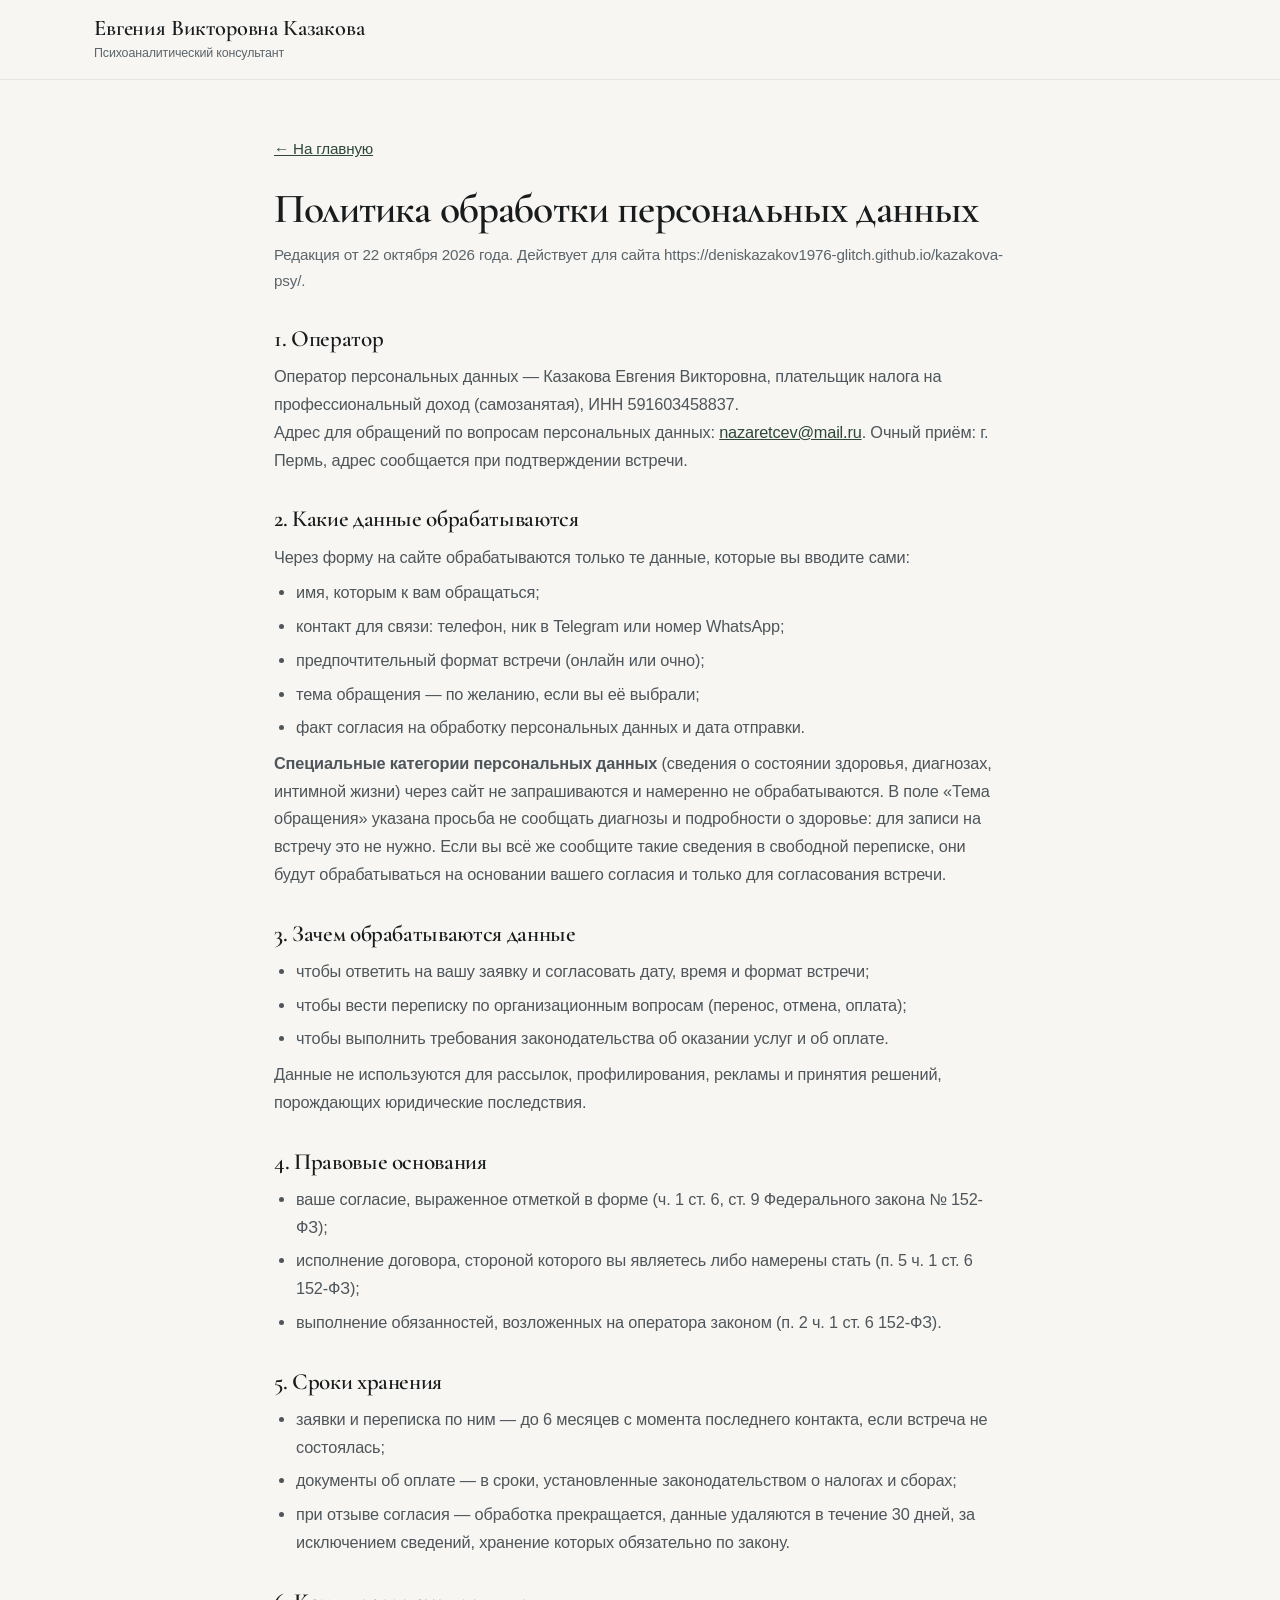
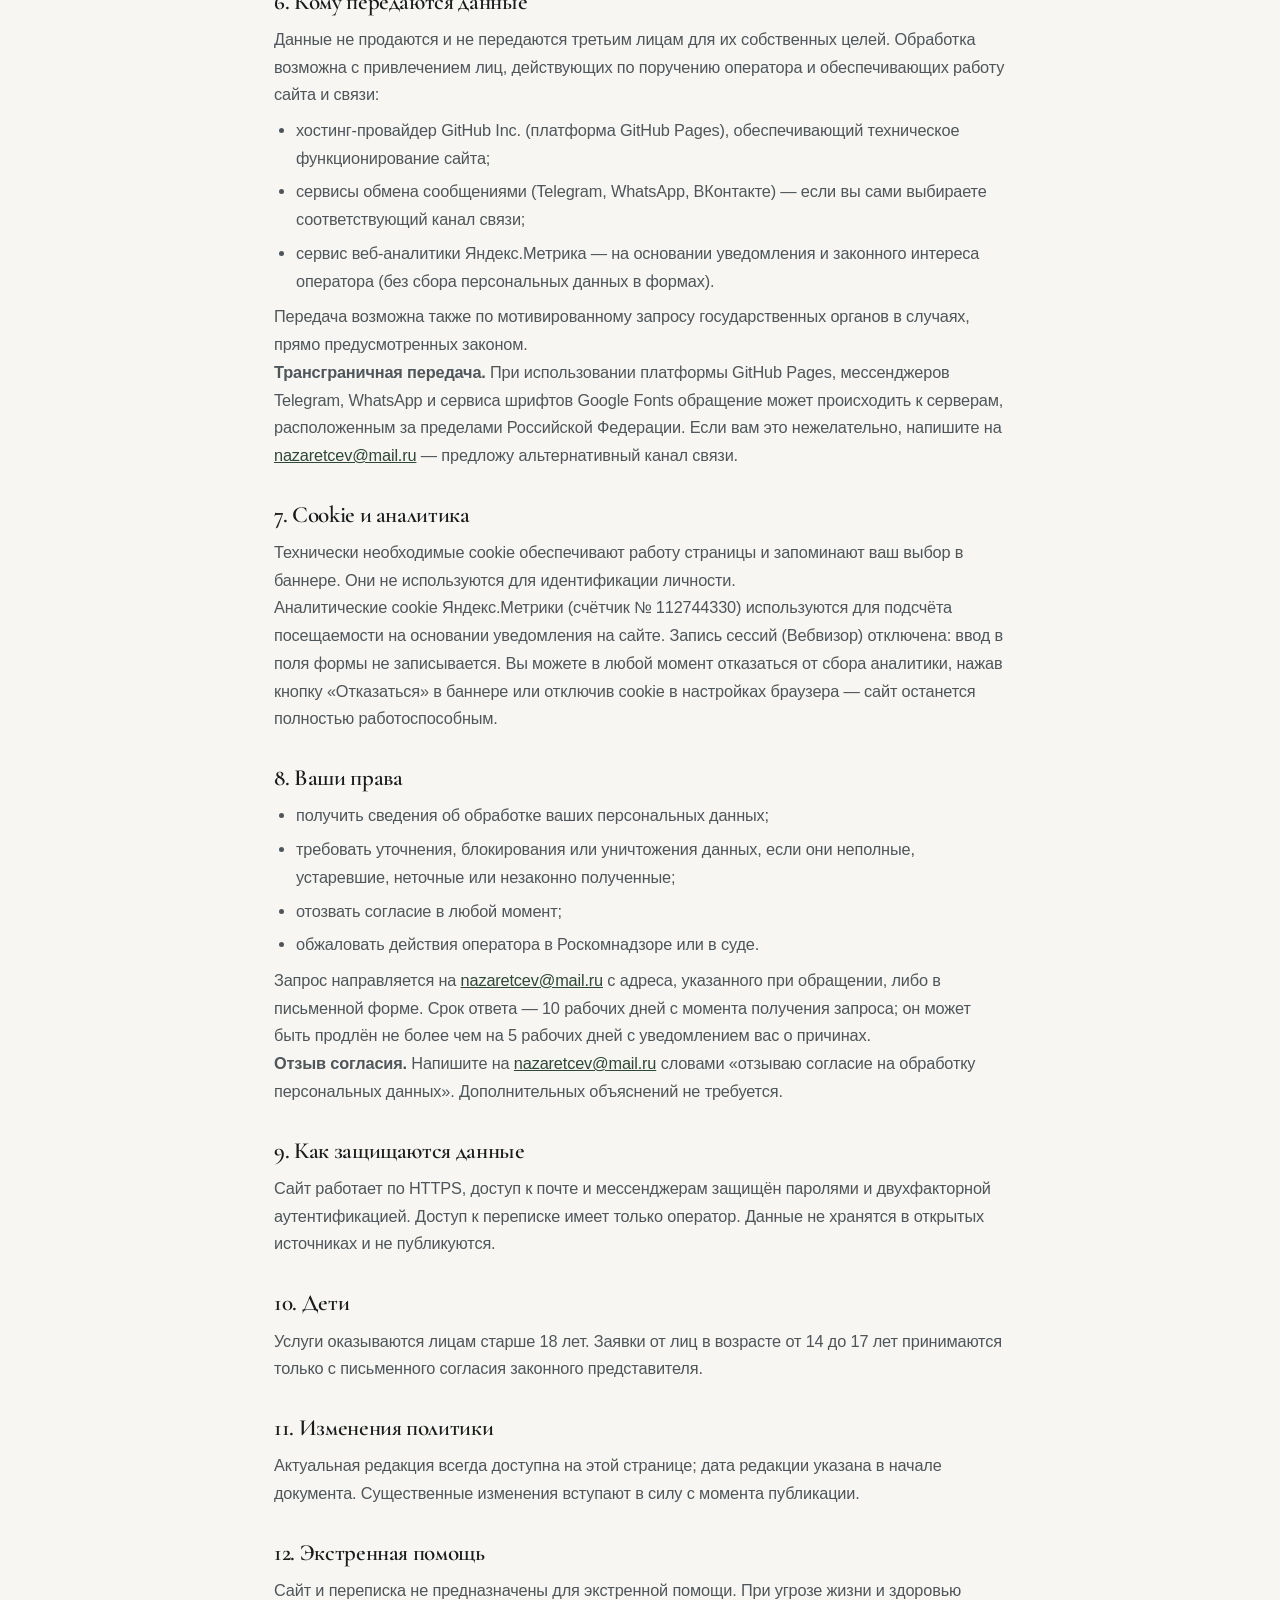
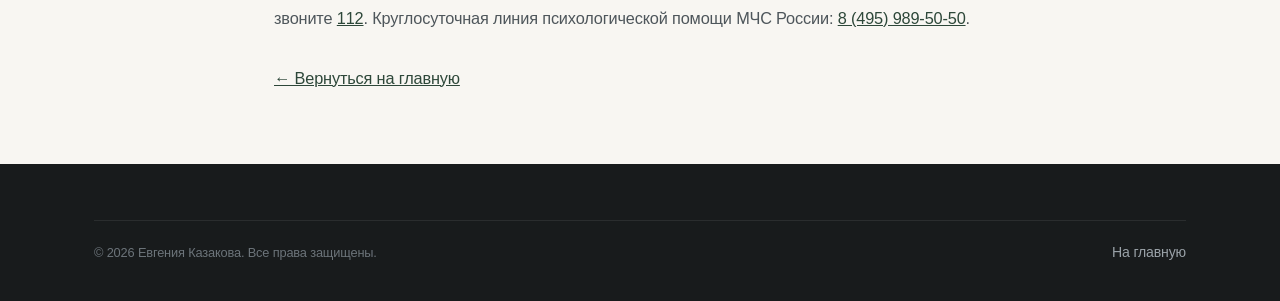
<file: privacy.html>
<!DOCTYPE html>
<html lang="ru">
<head>
  <meta charset="UTF-8">
  <meta name="viewport" content="width=device-width, initial-scale=1.0">
  <title>Политика обработки персональных данных — Евгения Казакова</title>
  <meta name="description" content="Политика обработки персональных данных: какие данные собираются через сайт, зачем, сколько хранятся, как отозвать согласие.">
  <link rel="canonical" href="https://deniskazakov1976-glitch.github.io/kazakova-psy/privacy.html">
  <meta name="robots" content="index, follow">
  <meta name="theme-color" content="#2D4739">
  <meta property="og:type" content="article">
  <meta property="og:title" content="Политика обработки персональных данных">
  <meta property="og:url" content="https://deniskazakov1976-glitch.github.io/kazakova-psy/privacy.html">
  <link rel="icon" href="favicon.ico" sizes="any">
  <link rel="icon" type="image/png" href="images/favicon-32.png" sizes="32x32">
  <link rel="apple-touch-icon" href="images/apple-touch-icon.png">
  <link rel="preconnect" href="https://fonts.googleapis.com">
  <link rel="preconnect" href="https://fonts.gstatic.com" crossorigin>
  <link href="https://fonts.googleapis.com/css2?family=Cormorant+Garamond:wght@600&display=swap" rel="stylesheet">
  <link rel="stylesheet" href="styles.css?v=3">
</head>
<body>
  <a class="skip-link" href="#main">Перейти к содержимому</a>

  <header class="header">
    <div class="container header-inner">
      <a href="index.html" class="header-brand" aria-label="Евгения Викторовна Казакова — на главную">
        <span class="brand-name">Евгения Викторовна Казакова</span>
        <span class="brand-title">Психоаналитический консультант</span>
      </a>
    </div>
  </header>

  <main id="main" class="legal-page" tabindex="-1">
    <div class="container-prose">
      <a class="legal-back" href="index.html">← На главную</a>
      <h1>Политика обработки персональных данных</h1>
      <p class="legal-updated">Редакция от 22 октября 2026 года. Действует для сайта https://deniskazakov1976-glitch.github.io/kazakova-psy/.</p>

      <h2>1. Оператор</h2>
      <p>
        Оператор персональных данных — Казакова Евгения Викторовна, плательщик налога на профессиональный доход (самозанятая), ИНН 591603458837.
      </p>
      <p>
        Адрес для обращений по вопросам персональных данных: <a href="mailto:nazaretcev@mail.ru">nazaretcev@mail.ru</a>. Очный приём: г. Пермь, адрес сообщается при подтверждении встречи.
      </p>

      <h2>2. Какие данные обрабатываются</h2>
      <p>Через форму на сайте обрабатываются только те данные, которые вы вводите сами:</p>
      <ul>
        <li>имя, которым к вам обращаться;</li>
        <li>контакт для связи: телефон, ник в Telegram или номер WhatsApp;</li>
        <li>предпочтительный формат встречи (онлайн или очно);</li>
        <li>тема обращения — по желанию, если вы её выбрали;</li>
        <li>факт согласия на обработку персональных данных и дата отправки.</li>
      </ul>
      <p>
        <strong>Специальные категории персональных данных</strong> (сведения о состоянии здоровья, диагнозах, интимной жизни) через сайт не запрашиваются и намеренно не обрабатываются. В поле «Тема обращения» указана просьба не сообщать диагнозы и подробности о здоровье: для записи на встречу это не нужно. Если вы всё же сообщите такие сведения в свободной переписке, они будут обрабатываться на основании вашего согласия и только для согласования встречи.
      </p>

      <h2>3. Зачем обрабатываются данные</h2>
      <ul>
        <li>чтобы ответить на вашу заявку и согласовать дату, время и формат встречи;</li>
        <li>чтобы вести переписку по организационным вопросам (перенос, отмена, оплата);</li>
        <li>чтобы выполнить требования законодательства об оказании услуг и об оплате.</li>
      </ul>
      <p>
        Данные не используются для рассылок, профилирования, рекламы и принятия решений, порождающих юридические последствия.
      </p>

      <h2>4. Правовые основания</h2>
      <ul>
        <li>ваше согласие, выраженное отметкой в форме (ч. 1 ст. 6, ст. 9 Федерального закона № 152-ФЗ);</li>
        <li>исполнение договора, стороной которого вы являетесь либо намерены стать (п. 5 ч. 1 ст. 6 152-ФЗ);</li>
        <li>выполнение обязанностей, возложенных на оператора законом (п. 2 ч. 1 ст. 6 152-ФЗ).</li>
      </ul>

      <h2>5. Сроки хранения</h2>
      <ul>
        <li>заявки и переписка по ним — до 6 месяцев с момента последнего контакта, если встреча не состоялась;</li>
        <li>документы об оплате — в сроки, установленные законодательством о налогах и сборах;</li>
        <li>при отзыве согласия — обработка прекращается, данные удаляются в течение 30 дней, за исключением сведений, хранение которых обязательно по закону.</li>
      </ul>

      <h2>6. Кому передаются данные</h2>
      <p>
        Данные не продаются и не передаются третьим лицам для их собственных целей. Обработка возможна с привлечением лиц, действующих по поручению оператора и обеспечивающих работу сайта и связи:
      </p>
      <ul>
        <li>хостинг-провайдер GitHub Inc. (платформа GitHub Pages), обеспечивающий техническое функционирование сайта;</li>
        <li>сервисы обмена сообщениями (Telegram, WhatsApp, ВКонтакте) — если вы сами выбираете соответствующий канал связи;</li>
        <li>сервис веб-аналитики Яндекс.Метрика — на основании уведомления и законного интереса оператора (без сбора персональных данных в формах).</li>
      </ul>
      <p>
        Передача возможна также по мотивированному запросу государственных органов в случаях, прямо предусмотренных законом.
      </p>
      <p>
        <strong>Трансграничная передача.</strong> При использовании платформы GitHub Pages, мессенджеров Telegram, WhatsApp и сервиса шрифтов Google Fonts обращение может происходить к серверам, расположенным за пределами Российской Федерации. Если вам это нежелательно, напишите на <a href="mailto:nazaretcev@mail.ru">nazaretcev@mail.ru</a> — предложу альтернативный канал связи.
      </p>

      <h2>7. Cookie и аналитика</h2>
      <p>
        Технически необходимые cookie обеспечивают работу страницы и запоминают ваш выбор в баннере. Они не используются для идентификации личности.
      </p>
      <p>
        Аналитические cookie Яндекс.Метрики (счётчик № 112744330) используются для подсчёта посещаемости на основании уведомления на сайте. Запись сессий (Вебвизор) отключена: ввод в поля формы не записывается. Вы можете в любой момент отказаться от сбора аналитики, нажав кнопку «Отказаться» в баннере или отключив cookie в настройках браузера — сайт останется полностью работоспособным.
      </p>

      <h2>8. Ваши права</h2>
      <ul>
        <li>получить сведения об обработке ваших персональных данных;</li>
        <li>требовать уточнения, блокирования или уничтожения данных, если они неполные, устаревшие, неточные или незаконно полученные;</li>
        <li>отозвать согласие в любой момент;</li>
        <li>обжаловать действия оператора в Роскомнадзоре или в суде.</li>
      </ul>
      <p>
        Запрос направляется на <a href="mailto:nazaretcev@mail.ru">nazaretcev@mail.ru</a> с адреса, указанного при обращении, либо в письменной форме. Срок ответа — 10 рабочих дней с момента получения запроса; он может быть продлён не более чем на 5 рабочих дней с уведомлением вас о причинах.
      </p>
      <p>
        <strong>Отзыв согласия.</strong> Напишите на <a href="mailto:nazaretcev@mail.ru">nazaretcev@mail.ru</a> словами «отзываю согласие на обработку персональных данных». Дополнительных объяснений не требуется.
      </p>

      <h2>9. Как защищаются данные</h2>
      <p>
        Сайт работает по HTTPS, доступ к почте и мессенджерам защищён паролями и двухфакторной аутентификацией. Доступ к переписке имеет только оператор. Данные не хранятся в открытых источниках и не публикуются.
      </p>

      <h2>10. Дети</h2>
      <p>
        Услуги оказываются лицам старше 18 лет. Заявки от лиц в возрасте от 14 до 17 лет принимаются только с письменного согласия законного представителя.
      </p>

      <h2>11. Изменения политики</h2>
      <p>
        Актуальная редакция всегда доступна на этой странице; дата редакции указана в начале документа. Существенные изменения вступают в силу с момента публикации.
      </p>

      <h2>12. Экстренная помощь</h2>
      <p>
        Сайт и переписка не предназначены для экстренной помощи. При угрозе жизни и здоровью звоните <a href="tel:112">112</a>. Круглосуточная линия психологической помощи МЧС России: <a href="tel:+74959895050">8 (495) 989-50-50</a>.
      </p>

      <p class="legal-back" style="margin: 32px 0 0;"><a href="index.html">← Вернуться на главную</a></p>
    </div>
  </main>

  <footer class="footer">
    <div class="container">
      <div class="footer-bottom">
        <div>© 2026 Евгения Казакова. Все права защищены.</div>
        <div><a href="index.html" class="footer-link">На главную</a></div>
      </div>
    </div>
  </footer>
</body>
</html>
</file>
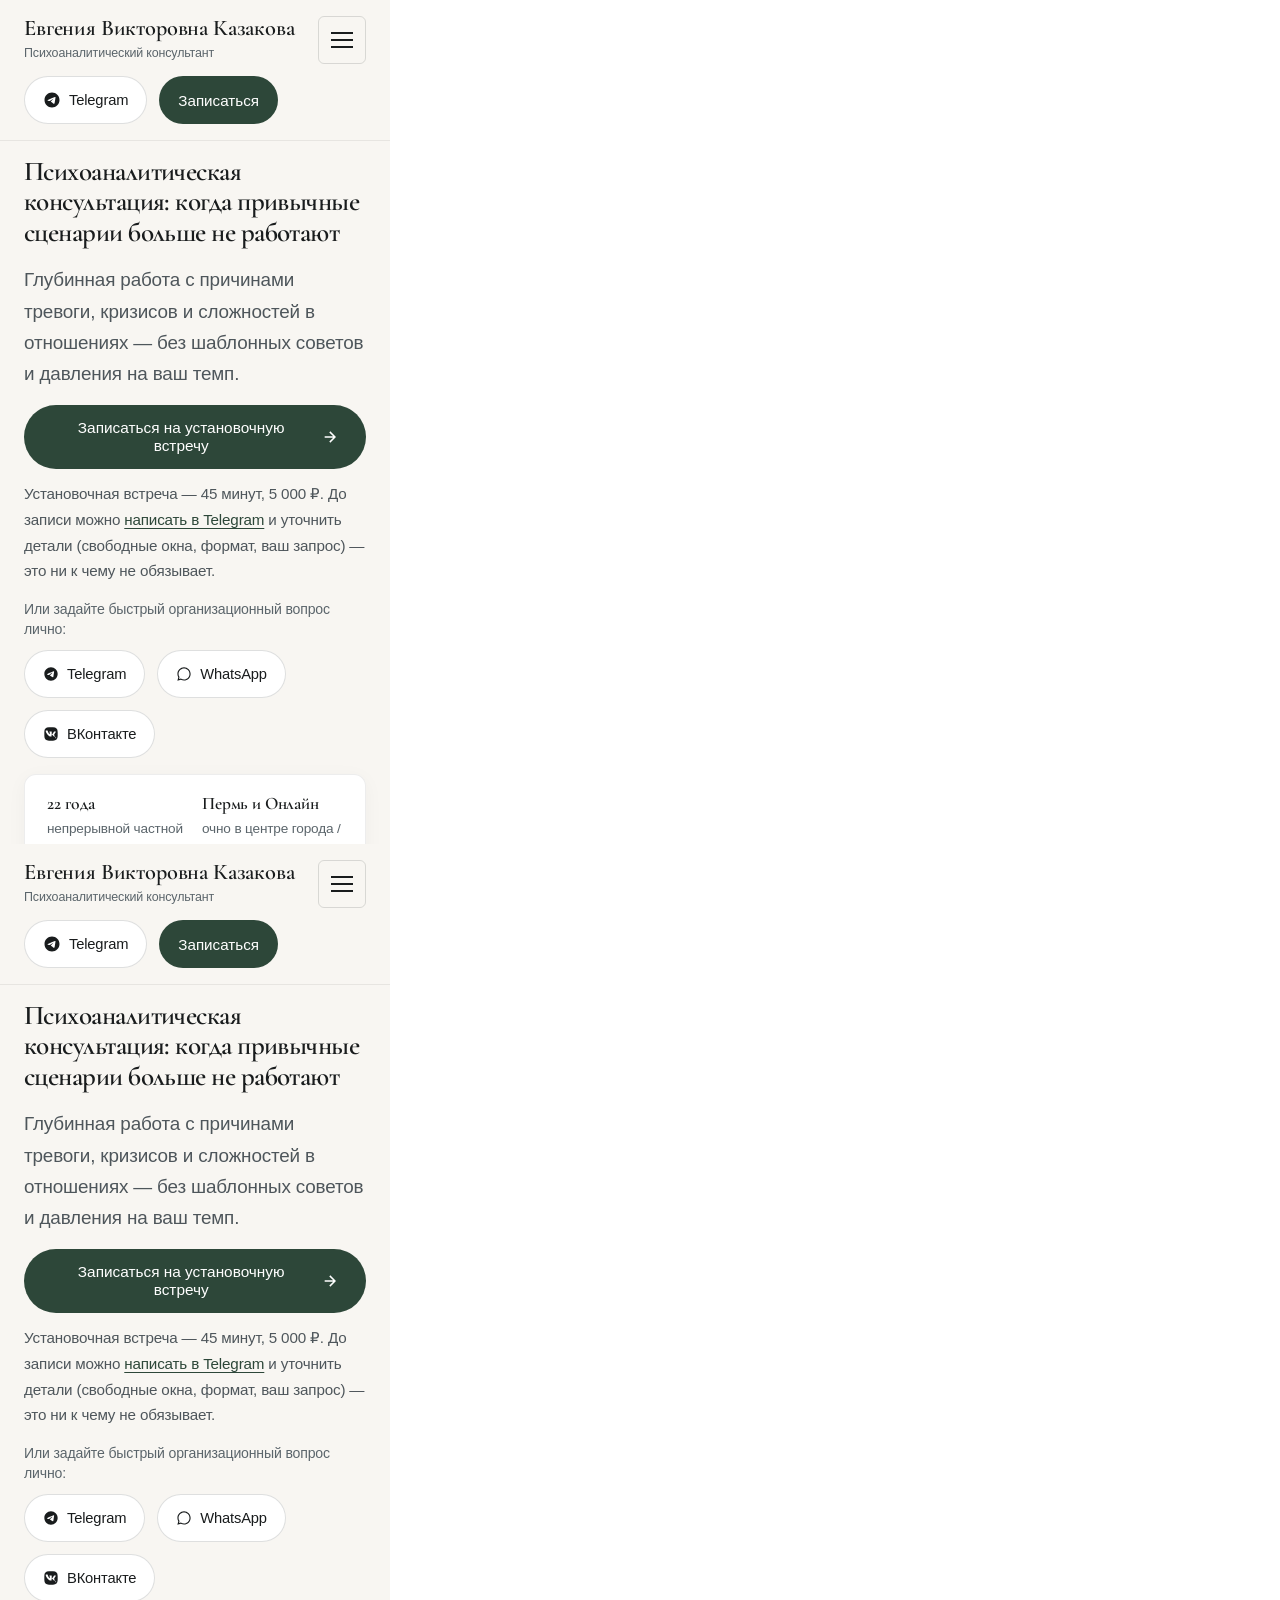
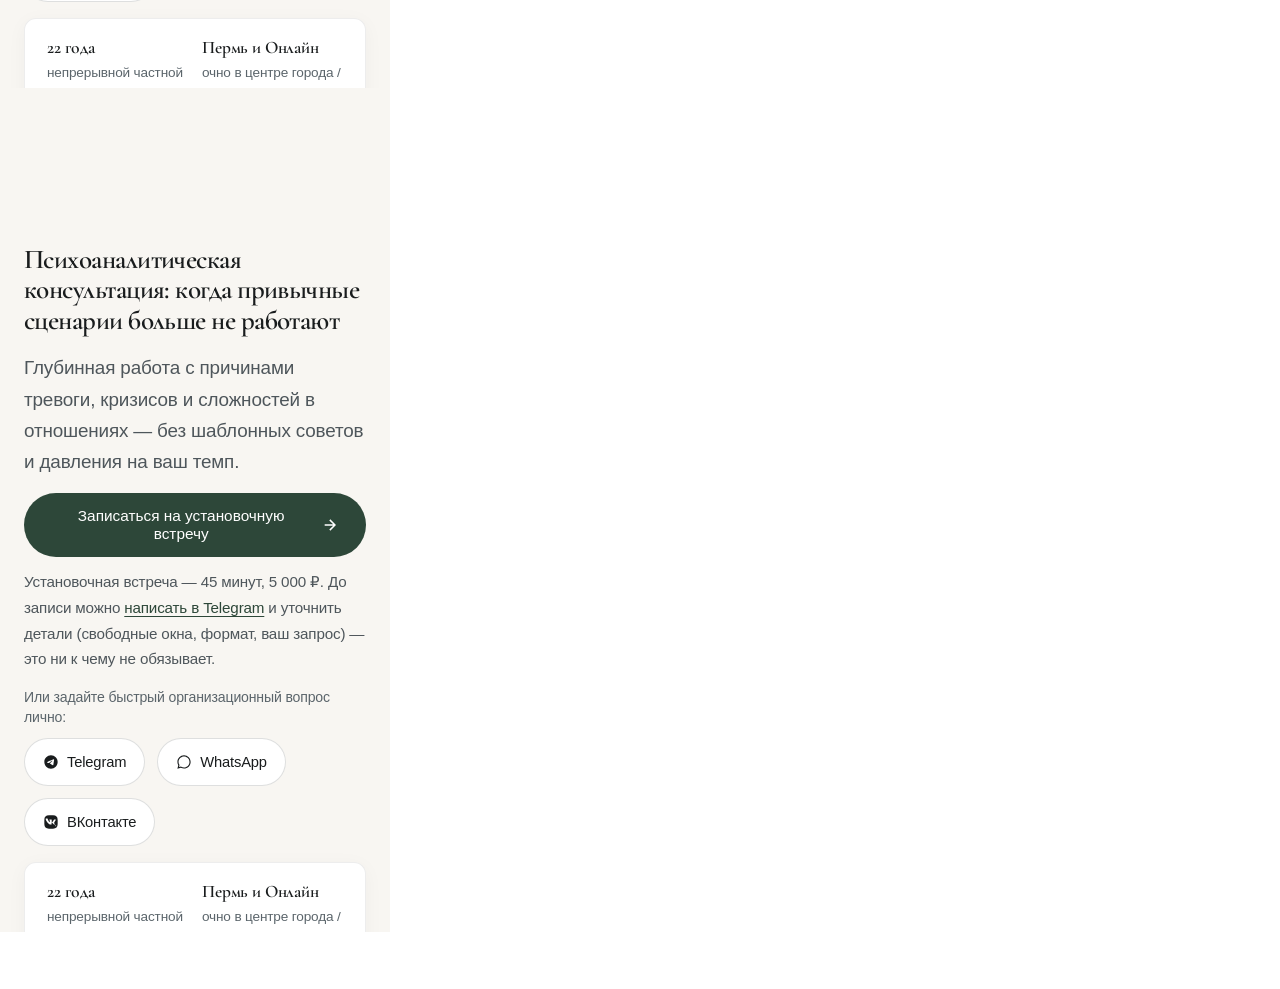
<file: tests/analytics.html>
<!DOCTYPE html>
<html lang="ru">
<head>
<meta charset="utf-8">
<title>analytics harness</title>
<style>
  body { font-family: monospace; margin: 0; }
  iframe { border: 0; display: block; }
  #out { white-space: pre-wrap; padding: 8px; }
</style>
</head>
<body>
<div id="frames"></div>
<pre id="out">RUNNING</pre>
<script>
const SRC = '../index.html';
const CONSENT_KEY = 'kazakova_consent_v1';
const results = { before: {}, after: {}, goals: [], decline: {}, persistence: {}, errors: [] };

function loadFrame(width, height, customSrc) {
  return new Promise((resolve) => {
    const f = document.createElement('iframe');
    f.width = width || 390;
    f.height = height || 844;
    f.src = customSrc || SRC;
    f.addEventListener('load', () => resolve(f));
    document.getElementById('frames').appendChild(f);
  });
}

const sleep = (ms) => new Promise((r) => setTimeout(r, ms));

function metrikaScripts(d) {
  return Array.from(d.querySelectorAll('script[src*="mc.yandex.ru"]')).map((s) => s.src);
}

function queued(win) {
  if (typeof win.ym !== 'function' || !win.ym.a) return [];
  return win.ym.a.map((args) => Array.from(args));
}

function reachGoals(calls) {
  return calls.filter((c) => c[1] === 'reachGoal').map((c) => ({ goal: c[2], params: c[3] }));
}

(async function () {
  try {
    // ---------- 1. Первый визит (уведомительный порядок РФ) ----------
    const f1 = await loadFrame();
    const w1 = f1.contentWindow;
    const d1 = f1.contentDocument;
    try { w1.localStorage.removeItem(CONSENT_KEY); } catch (e) { /* приватный режим */ }

    results.before.bannerVisible = !d1.getElementById('cookieBanner').hidden;
    results.before.metrikaScripts = metrikaScripts(d1).length;
    results.before.ymType = typeof w1.ym;
    results.before.allScripts = Array.from(d1.querySelectorAll('script[src]')).map((s) => s.src);

    const tg = d1.querySelector('a[href*="t.me"]');

    // ---------- 2. Нажатие «Понятно» / закрытие баннера ----------
    d1.getElementById('cookieAccept').click();
    await sleep(150);

    const calls = queued(w1);
    const init = calls.find((c) => c[1] === 'init');
    results.after.metrikaScripts = metrikaScripts(d1);
    results.after.ymType = typeof w1.ym;
    results.after.initParams = init ? init[2] : null;
    results.after.initCounter = init ? init[0] : null;
    results.after.bannerHidden = d1.getElementById('cookieBanner').hidden;
    try { results.after.consentStored = w1.localStorage.getItem(CONSENT_KEY); } catch (e) { results.after.consentStored = 'unavailable'; }

    // ---------- 3. Цели ----------
    tg.click();
    await sleep(40);
    d1.querySelector('.open-booking-modal').click();
    await sleep(120);
    d1.dispatchEvent(new w1.KeyboardEvent('keydown', { key: 'Escape', bubbles: true }));
    await sleep(60);

    const form = d1.getElementById('mainBookingForm');
    d1.getElementById('clientName').value = 'Секретное Имя';
    d1.getElementById('clientContact').value = '@secret_login';
    d1.getElementById('clientConsent').checked = true;
    const origAnchorClick = w1.HTMLAnchorElement.prototype.click;
    w1.HTMLAnchorElement.prototype.click = function () {
      if (this.href && this.href.indexOf('t.me') > -1) { return; }
      return origAnchorClick.call(this);
    };
    form.dispatchEvent(new w1.Event('submit', { bubbles: true, cancelable: true }));
    await sleep(200);

    results.goals = reachGoals(queued(w1));
    results.goalsRaw = JSON.stringify(queued(w1));

    // ---------- 4. Отказ (Opt-out) ----------
    // Если пользователь отказался — Метрика не должна стартовать
    try { w1.localStorage.setItem(CONSENT_KEY, 'necessary'); } catch (e) {}
    const f2 = await loadFrame();
    const w2 = f2.contentWindow;
    const d2 = f2.contentDocument;
    await sleep(150);
    results.decline.metrikaScripts = metrikaScripts(d2).length;
    results.decline.ymType = typeof w2.ym;
    results.decline.bannerHidden = d2.getElementById('cookieBanner').hidden;

    // ---------- 5. Согласие запомнено ----------
    try {
      w2.localStorage.setItem(CONSENT_KEY, 'all');
      results.persistence.storageWorks = true;
    } catch (e) {
      results.persistence.storageWorks = false;
    }
    if (results.persistence.storageWorks) {
      const f3 = await loadFrame();
      const d3 = f3.contentDocument;
      const w3 = f3.contentWindow;
      await sleep(150);
      results.persistence.bannerHidden = d3.getElementById('cookieBanner').hidden;
      results.persistence.ymType = typeof w3.ym;
      results.persistence.scripts = metrikaScripts(d3).length;
      try { w3.localStorage.removeItem(CONSENT_KEY); } catch (e) {}
    }

    // ---------- 6. UTM-метки ----------
    const f4 = await loadFrame(390, 844, '../index.html?utm_source=yandex&utm_campaign=promo');
    const d4 = f4.contentDocument;
    await sleep(150);
    const tgLinkWithUtm = d4.querySelector('a[href*="t.me"]');
    results.utm = {
      hrefHasUtm: tgLinkWithUtm && tgLinkWithUtm.href.indexOf(encodeURIComponent('promo')) > -1
    };

    document.getElementById('out').textContent = 'RESULT ' + JSON.stringify(results);
  } catch (err) {
    document.getElementById('out').textContent = 'REPORTERROR ' + ((err && err.stack) || err);
  }
})();
</script>
</body>
</html>
</file>
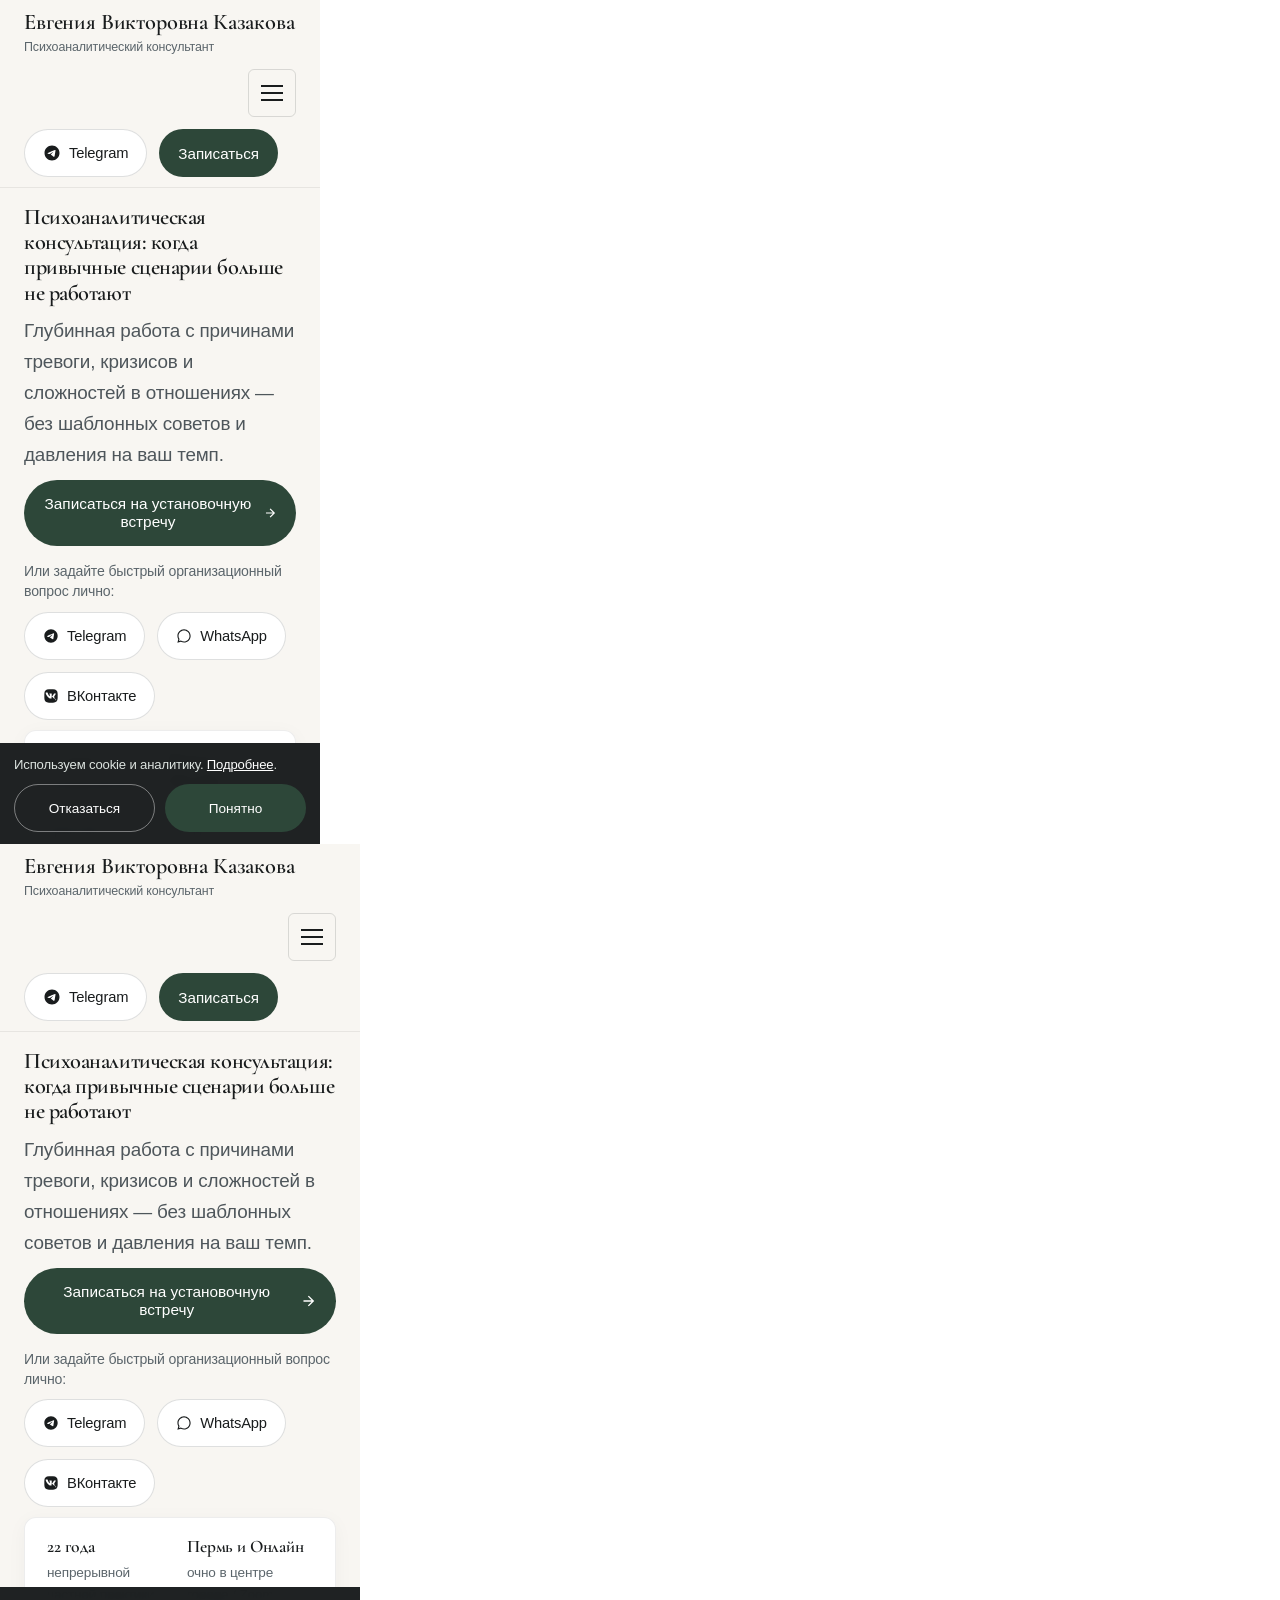
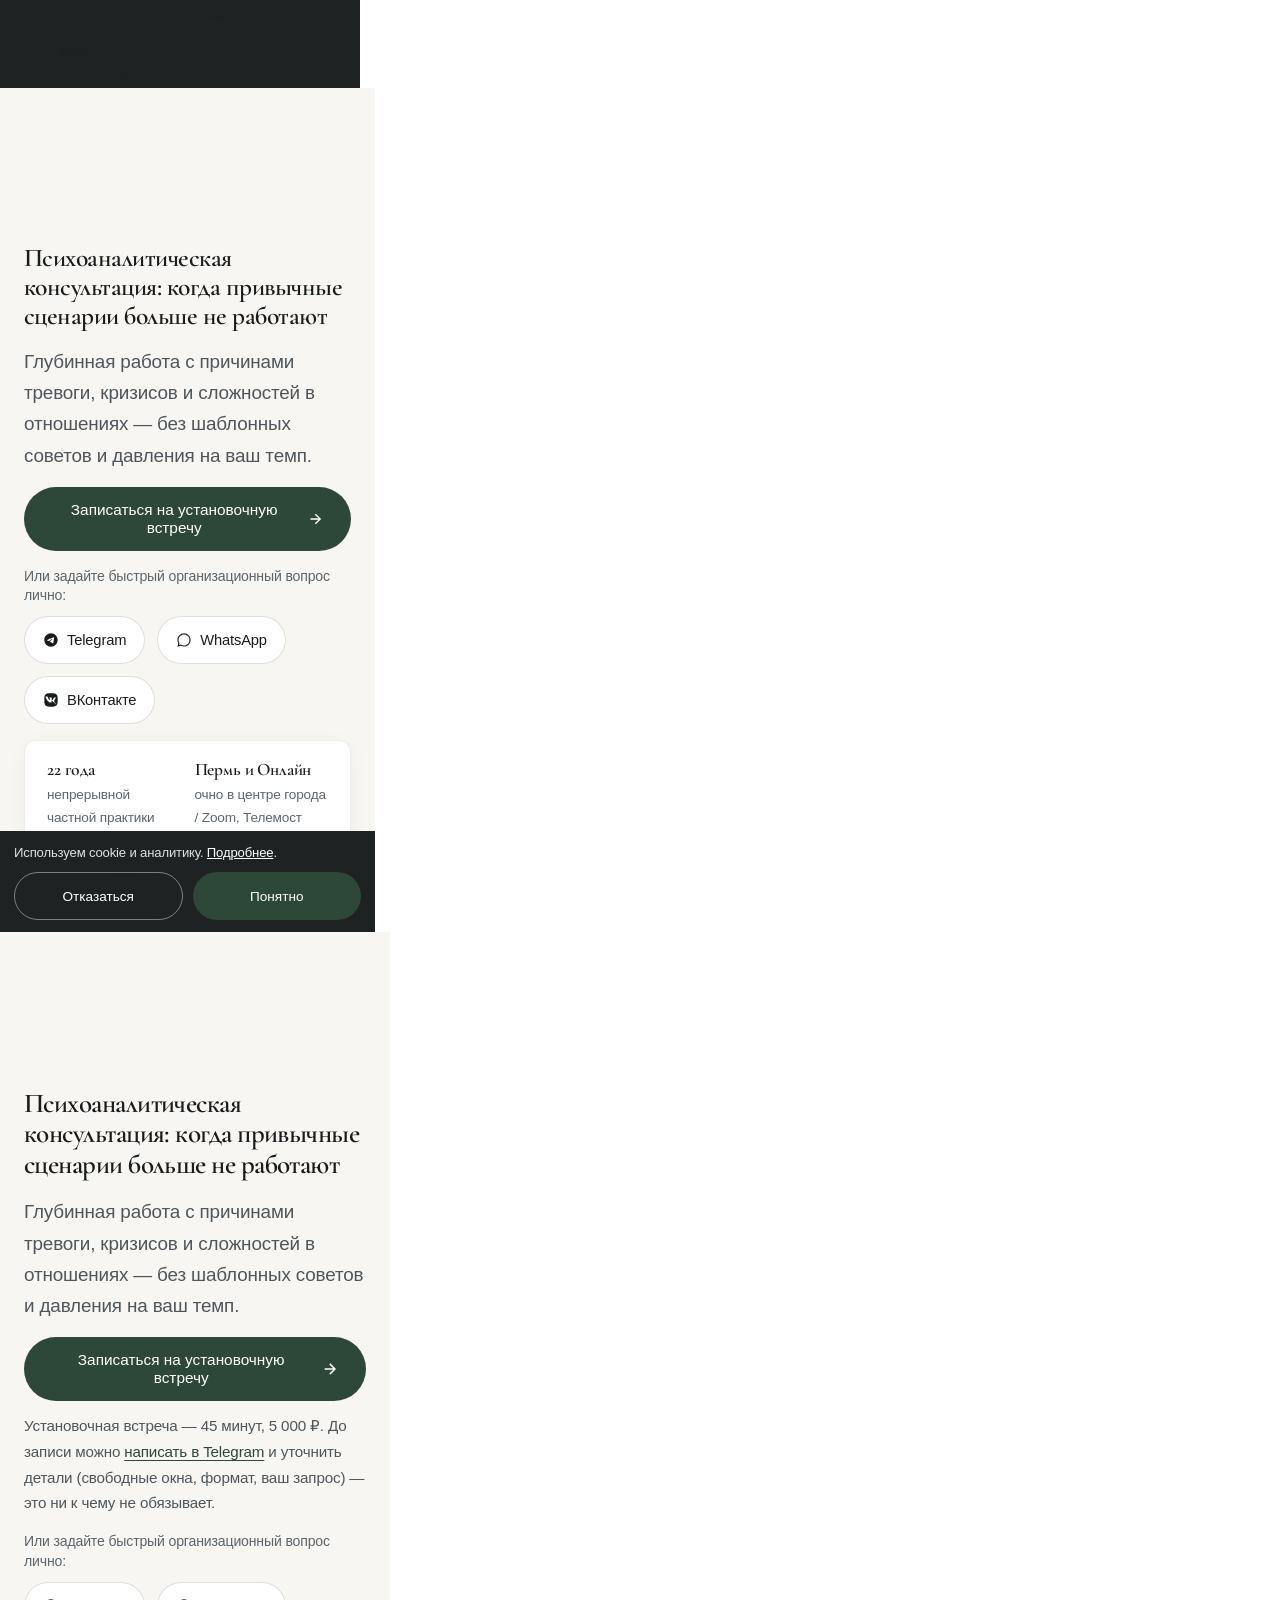
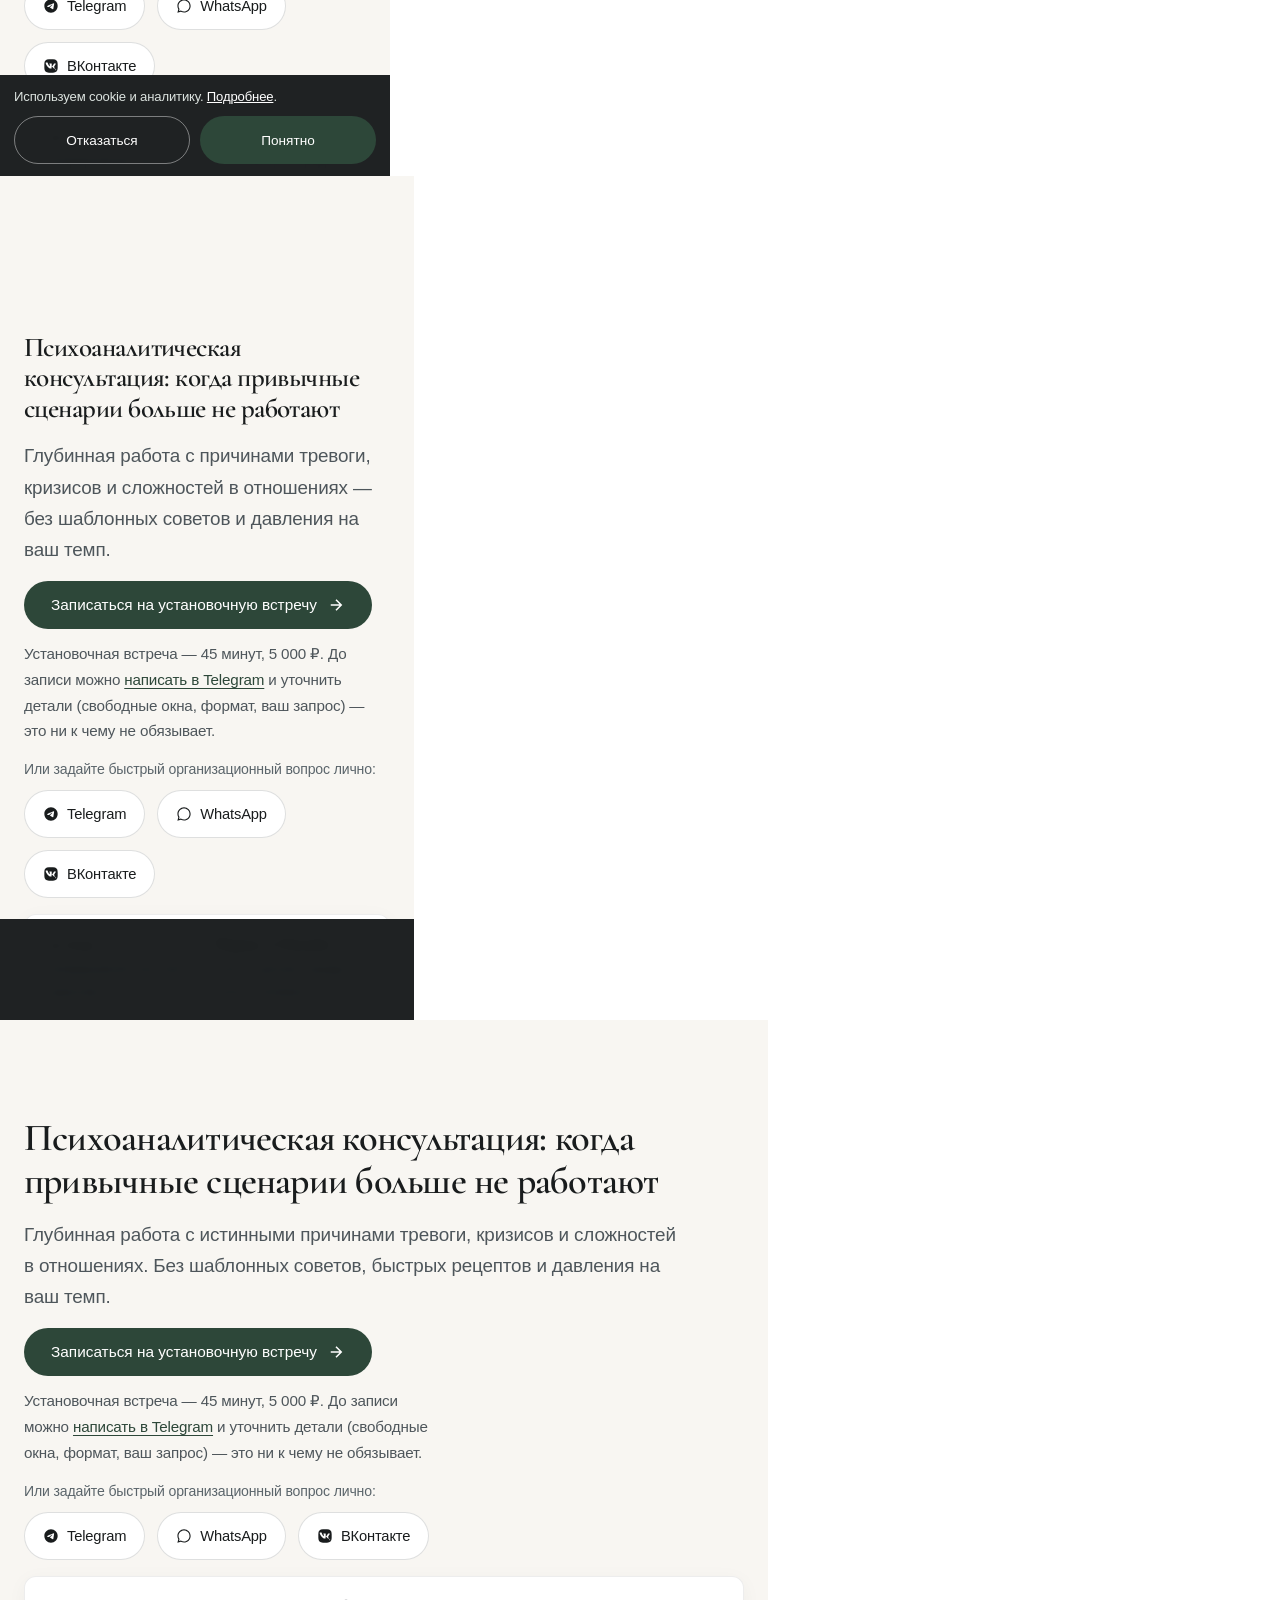
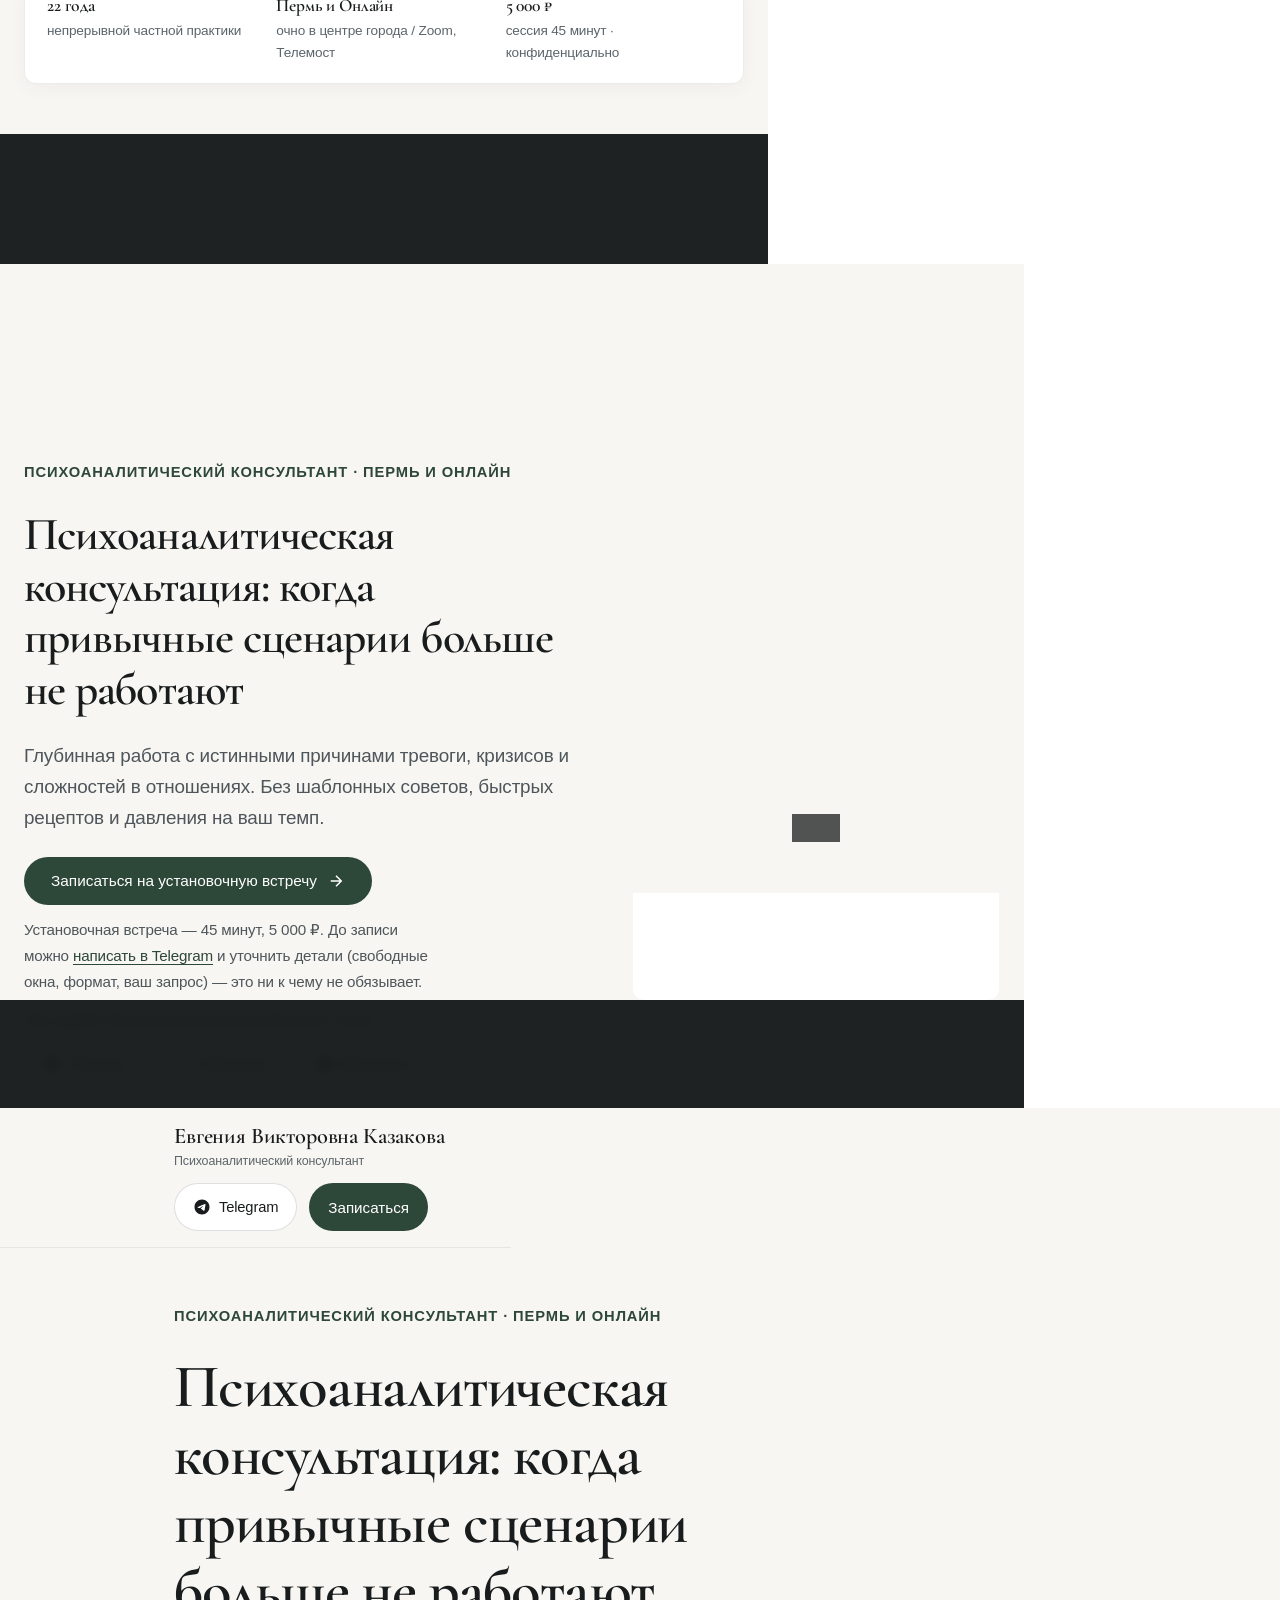
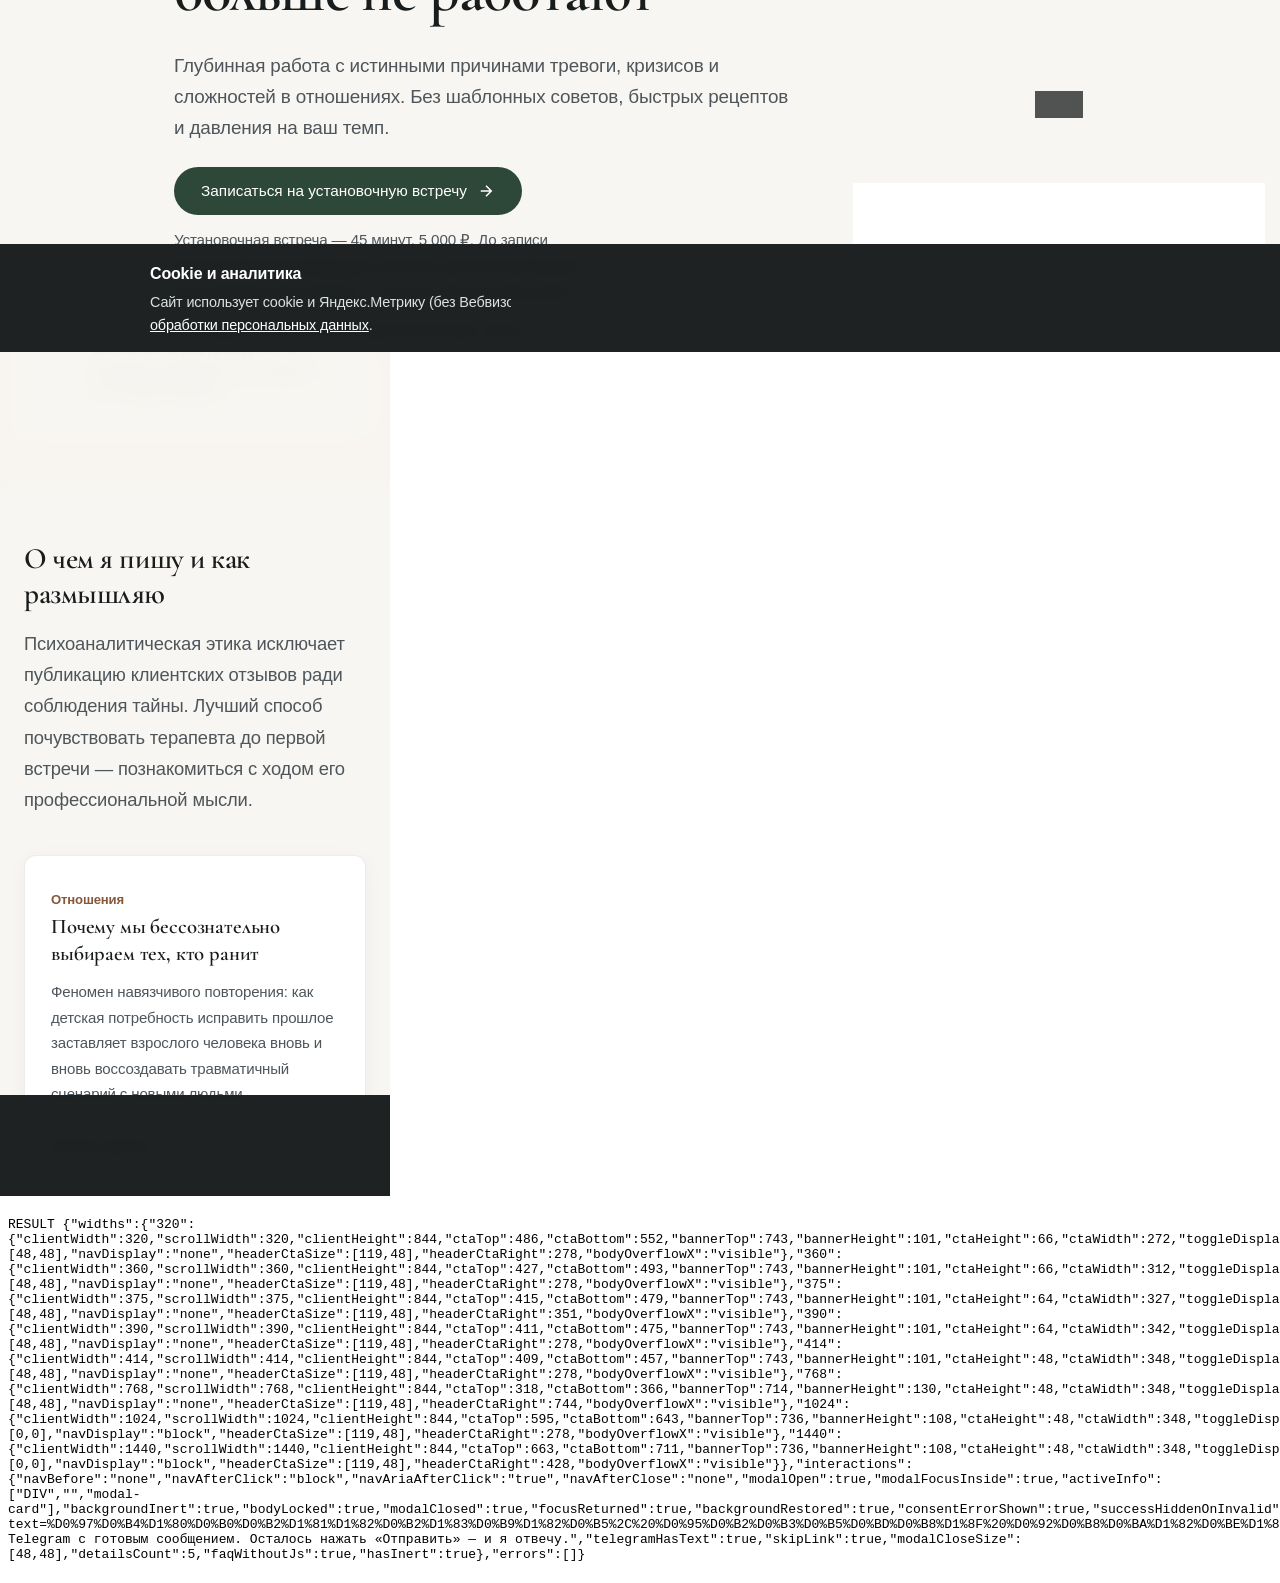
<file: tests/harness.html>
<!DOCTYPE html>
<html lang="ru">
<head>
<meta charset="utf-8">
<title>harness</title>
<style>
  body { font-family: monospace; margin: 0; }
  iframe { border: 0; display: block; }
  #out { white-space: pre-wrap; padding: 8px; }
</style>
</head>
<body>
<div id="frames"></div>
<pre id="out">RUNNING</pre>
<script>
const SRC = '../index.html';
const WIDTHS = [320, 360, 375, 390, 414, 768, 1024, 1440];
const results = { widths: {}, interactions: {}, errors: [] };

function loadFrame(width, height) {
  return new Promise((resolve) => {
    const f = document.createElement('iframe');
    f.width = width;
    f.height = height;
    f.src = SRC;
    f.addEventListener('load', () => resolve(f));
    document.getElementById('frames').appendChild(f);
  });
}

function measure(frame) {
  const d = frame.contentDocument;
  const de = d.documentElement;
  const cta = d.querySelector('.hero-actions .btn');
  const toggle = d.getElementById('navToggle');
  const nav = d.getElementById('primaryNav');
  const cs = (el) => el ? frame.contentWindow.getComputedStyle(el) : null;
  const ctaRect = cta ? cta.getBoundingClientRect() : null;
  const toggleCs = cs(toggle);
  const navCs = cs(nav);
  const headerCta = d.querySelector('.header-cta .btn');
  const banner = d.getElementById('cookieBanner');
  const bannerRect = banner && !banner.hidden ? banner.getBoundingClientRect() : null;
  return {
    clientWidth: de.clientWidth,
    scrollWidth: de.scrollWidth,
    clientHeight: de.clientHeight,
    ctaTop: ctaRect ? Math.round(ctaRect.top) : null,
    ctaBottom: ctaRect ? Math.round(ctaRect.bottom) : null,
    bannerTop: bannerRect ? Math.round(bannerRect.top) : null,
    bannerHeight: bannerRect ? Math.round(bannerRect.height) : null,
    ctaHeight: ctaRect ? Math.round(ctaRect.height) : null,
    ctaWidth: ctaRect ? Math.round(ctaRect.width) : null,
    toggleDisplay: toggleCs ? toggleCs.display : null,
    toggleSize: toggle ? [Math.round(toggle.getBoundingClientRect().width), Math.round(toggle.getBoundingClientRect().height)] : null,
    navDisplay: navCs ? navCs.display : null,
    headerCtaSize: headerCta ? [Math.round(headerCta.getBoundingClientRect().width), Math.round(headerCta.getBoundingClientRect().height)] : null,
    headerCtaRight: headerCta ? Math.round(headerCta.getBoundingClientRect().right) : null,
    bodyOverflowX: cs(d.body) ? cs(d.body).overflowX : null
  };
}

function fail(name, detail) {
  results.errors.push(name + (detail ? ': ' + detail : ''));
}

(async function () {
  try {
    // --- Геометрия на разных ширинах ---
    for (const w of WIDTHS) {
      const frame = await loadFrame(w, 844);
      results.widths[w] = measure(frame);
    }

    // --- Интерактив на 390x844 ---
    const frame = await loadFrame(390, 844);
    const win = frame.contentWindow;
    const d = frame.contentDocument;
    const sleep = (ms) => new Promise((r) => setTimeout(r, ms));

    // Мобильное меню
    const toggle = d.getElementById('navToggle');
    const nav = d.getElementById('primaryNav');
    results.interactions.navBefore = win.getComputedStyle(nav).display;
    toggle.click();
    results.interactions.navAfterClick = win.getComputedStyle(nav).display;
    results.interactions.navAriaAfterClick = toggle.getAttribute('aria-expanded');
    toggle.click();
    results.interactions.navAfterClose = win.getComputedStyle(nav).display;

    // Модальное окно: фокус, inert, возврат
    const opener = d.querySelector('.open-booking-modal');
    const modal = d.getElementById('bookingModal');
    opener.focus();
    opener.click();
    await sleep(120);
    const active = d.activeElement;
    results.interactions.modalOpen = modal.classList.contains('active');
    results.interactions.modalFocusInside = !!active && modal.contains(active);
    results.interactions.activeInfo = active ? [active.tagName, active.id, active.className] : null;
    results.interactions.backgroundInert = d.querySelector('main').inert === true;
    results.interactions.bodyLocked = win.getComputedStyle(d.body).overflow === 'hidden';

    d.dispatchEvent(new win.KeyboardEvent('keydown', { key: 'Escape', bubbles: true }));
    await sleep(80);
    results.interactions.modalClosed = !modal.classList.contains('active');
    results.interactions.focusReturned = d.activeElement === opener;
    results.interactions.backgroundRestored = d.querySelector('main').inert === false;

    // Форма: валидация без согласия
    const form = d.getElementById('mainBookingForm');
    d.getElementById('clientName').value = 'Тест';
    d.getElementById('clientContact').value = '@test';
    form.dispatchEvent(new win.Event('submit', { bubbles: true, cancelable: true }));
    await sleep(60);
    results.interactions.consentErrorShown = !d.getElementById('consentError').hidden;
    results.interactions.successHiddenOnInvalid = d.getElementById('formSuccess').hidden;

    // Форма: успешная доставка через Telegram (перехватываем клик по ссылке)
    let openedUrl = null;
    const origAnchorClick = win.HTMLAnchorElement.prototype.click;
    win.HTMLAnchorElement.prototype.click = function () {
      if (this.href && this.href.indexOf('t.me') > -1) { openedUrl = this.href; return; }
      return origAnchorClick.call(this);
    };
    d.getElementById('clientConsent').checked = true;
    d.getElementById('clientTopic').value = 'anxiety';
    form.dispatchEvent(new win.Event('submit', { bubbles: true, cancelable: true }));
    await sleep(200);
    results.interactions.openedUrl = openedUrl;
    results.interactions.successShown = !d.getElementById('formSuccess').hidden;
    results.interactions.statusText = d.getElementById('formStatus').textContent.trim();
    results.interactions.telegramHasText = !!openedUrl && openedUrl.indexOf('?text=') > -1;

    // --- Доступность: skip-link, aria, тач-таргеты на 390 ---
    results.interactions.skipLink = !!d.querySelector('.skip-link');
    const closeBtn = d.getElementById('closeBookingModal');
    const cbRect = closeBtn.getBoundingClientRect();
    results.interactions.modalCloseSize = [Math.round(cbRect.width), Math.round(cbRect.height)];
    results.interactions.detailsCount = d.querySelectorAll('details.faq-item').length;
    results.interactions.faqWithoutJs = Array.from(d.querySelectorAll('details.faq-item')).every((el) => !el.open);
    results.interactions.hasInert = 'inert' in d.body;

    document.getElementById('out').textContent = 'RESULT ' + JSON.stringify(results);
  } catch (err) {
    document.getElementById('out').textContent = 'REPORTERROR ' + (err && err.stack || err);
  }
})();
</script>
</body>
</html>
</file>
<file: styles.css>
/* ==========================================================================
   Евгения Викторовна Казакова — Психоаналитический консультант
   Авторский стиль: Bespoke Editorial / Calm Clinical Psychology
   По стандартам: anthropics/skills (frontend-design) — без AI-шаблонов
   ========================================================================== */

:root {
  /* Палитра: натуральные минеральные тона (слоновая кость, глубокий графит, благородный хвойный мох, тёплый песок) */
  --bg-page: #F8F6F2;
  --bg-surface: #FFFFFF;
  --bg-surface-subtle: #F1ECE4;
  --bg-dark: #181B1C;
  
  --text-primary: #191C1D;
  --text-secondary: #4E565B;
  /* #778187 давал 3.39–3.98:1 — ниже AA для обычного текста */
  --text-tertiary: #5B656B;
  --text-inverted: #F8F6F2;
  
  --accent-sage: #2D4739;
  --accent-sage-dark: #1F3227;
  --accent-sage-light: #EBF2ED;
  
  --accent-amber: #87573A;
  --accent-amber-light: #F7EFE9;

  --border-hairline: rgba(25, 28, 29, 0.08);
  --border-subtle: rgba(25, 28, 29, 0.14);
  --border-strong: rgba(25, 28, 29, 0.28);
  /* Границы полей ввода: 3:1 к белому (WCAG 1.4.11) */
  --border-input: #767C81;

  /* Типографика */
  --font-serif: "Cormorant Garamond", Garamond, Georgia, serif;
  --font-sans: -apple-system, BlinkMacSystemFont, "Segoe UI", Roboto, sans-serif;

  /* Сетки */
  --width-max: 1140px;
  --width-prose: 780px;

  /* Скругления: сдержанные, без "мыльных" преувеличений */
  --radius-subtle: 6px;
  --radius-card: 12px;
  --radius-pill: 100px;

  --shadow-editorial: 0 4px 20px rgba(25, 28, 29, 0.04), 0 1px 3px rgba(25, 28, 29, 0.02);
  --shadow-hover: 0 12px 32px rgba(25, 28, 29, 0.07);
}

/* ==========================================================================
   Базовые стили
   ========================================================================== */
*, *::before, *::after {
  box-sizing: border-box;
  margin: 0;
  padding: 0;
}

html {
  scroll-behavior: smooth;
  font-size: 16px;
  -webkit-text-size-adjust: 100%;
}

body {
  font-family: var(--font-sans);
  background-color: var(--bg-page);
  color: var(--text-primary);
  line-height: 1.65;
  font-weight: 400;
  letter-spacing: -0.01em;
}

/* Доступность фокуса */
a:focus-visible, button:focus-visible, input:focus-visible, select:focus-visible {
  outline: 2px solid var(--accent-sage);
  outline-offset: 3px;
}

.container {
  width: 100%;
  max-width: var(--width-max);
  margin: 0 auto;
  padding: 0 24px;
}

.container-prose {
  width: 100%;
  max-width: var(--width-prose);
  margin: 0 auto;
  padding: 0 24px;
}

/* ==========================================================================
   Типографика: чистая, пропорциональная, без искусственных акцентов
   ========================================================================== */
h1, h2, h3, h4 {
  font-family: var(--font-serif);
  font-weight: 600;
  color: var(--text-primary);
  line-height: 1.18;
}

h1 {
  font-size: clamp(2.4rem, 4.5vw, 3.8rem);
  letter-spacing: -0.02em;
}

h2 {
  font-size: clamp(1.85rem, 3.2vw, 2.6rem);
  letter-spacing: -0.015em;
  margin-bottom: 1rem;
}

h3 {
  font-size: clamp(1.25rem, 2vw, 1.6rem);
  line-height: 1.3;
  margin-bottom: 0.5rem;
}

p {
  font-size: 1.05rem;
  color: var(--text-secondary);
  line-height: 1.7;
}

.lead-text {
  font-size: 1.18rem;
  color: var(--text-secondary);
  line-height: 1.65;
  max-width: 660px;
}

.section-intro {
  font-size: 1.15rem;
  color: var(--text-secondary);
  max-width: 680px;
  margin-bottom: 2.5rem;
}

/* Секции */
section {
  padding: 88px 0;
}

@media (max-width: 768px) {
  section {
    padding: 56px 0;
  }
}

.section-alt {
  background-color: var(--bg-surface-subtle);
  border-top: 1px solid var(--border-hairline);
  border-bottom: 1px solid var(--border-hairline);
}

/* ==========================================================================
   Кнопки и контролы
   ========================================================================== */
.btn {
  display: inline-flex;
  align-items: center;
  justify-content: center;
  gap: 10px;
  font-family: var(--font-sans);
  font-size: 0.96rem;
  font-weight: 500;
  padding: 13px 26px;
  min-height: 48px;
  border-radius: var(--radius-pill);
  text-decoration: none;
  border: 1px solid transparent;
  cursor: pointer;
  transition: background-color 0.2s ease, border-color 0.2s ease, transform 0.15s ease;
  white-space: normal;
  text-align: center;
}

.btn-primary {
  background-color: var(--accent-sage);
  color: #FFFFFF;
}

.btn-primary:hover {
  background-color: var(--accent-sage-dark);
  transform: translateY(-1px);
}

.btn-secondary {
  background-color: transparent;
  border-color: var(--border-strong);
  color: var(--text-primary);
}

.btn-secondary:hover {
  border-color: var(--text-primary);
  background-color: rgba(25, 28, 29, 0.03);
}

.btn-sm {
  padding: 10px 18px;
  min-height: 48px;
  font-size: 0.95rem;
}

.btn-block {
  width: 100%;
}

.messenger-link {
  display: inline-flex;
  align-items: center;
  gap: 8px;
  font-size: 0.92rem;
  font-weight: 500;
  text-decoration: none;
  padding: 9px 18px;
  min-height: 48px;
  border-radius: var(--radius-pill);
  border: 1px solid var(--border-subtle);
  background-color: var(--bg-surface);
  color: var(--text-primary);
  transition: border-color 0.2s ease, color 0.2s ease, background-color 0.2s ease;
}

.messenger-link:hover {
  border-color: var(--text-secondary);
}

.messenger-link.telegram:hover {
  color: #1D93D2;
  border-color: #1D93D2;
}

.messenger-link.whatsapp:hover {
  color: #1EBE5D;
  border-color: #1EBE5D;
}

.messenger-link.vk:hover {
  color: #2787F5;
  border-color: #2787F5;
}

/* ==========================================================================
   Шапка (Header)
   ========================================================================== */
.header {
  position: sticky;
  top: 0;
  z-index: 100;
  background-color: rgba(248, 246, 242, 0.95);
  backdrop-filter: blur(10px);
  -webkit-backdrop-filter: blur(10px);
  border-bottom: 1px solid var(--border-hairline);
  padding: 16px 0;
}

.header-inner {
  display: flex;
  align-items: center;
  justify-content: space-between;
  gap: 20px;
}

.header-brand {
  display: flex;
  flex-direction: column;
  text-decoration: none;
}

.brand-name {
  font-family: var(--font-serif);
  font-size: 1.4rem;
  font-weight: 600;
  color: var(--text-primary);
  line-height: 1.1;
}

.brand-title {
  font-size: 0.78rem;
  color: var(--text-tertiary);
  margin-top: 2px;
}

.nav-links {
  display: flex;
  align-items: center;
  gap: 28px;
  list-style: none;
}

.nav-link {
  font-size: 0.92rem;
  color: var(--text-secondary);
  text-decoration: none;
  transition: color 0.2s ease;
}

.nav-link:hover {
  color: var(--accent-sage);
}

.header-cta {
  display: flex;
  align-items: center;
  gap: 12px;
}

@media (max-width: 860px) {
  .nav-links {
    display: none;
  }
}

/* ==========================================================================
   Hero: Редакционная эстетика, естественность
   ========================================================================== */
.hero {
  padding: 56px 0 88px;
}

.hero-grid {
  display: grid;
  grid-template-columns: 1.2fr 0.8fr;
  align-items: center;
  gap: 56px;
}

.hero-content {
  display: flex;
  flex-direction: column;
  gap: 24px;
}

.hero-title {
  line-height: 1.12;
}

/* Редакционный блок ключевых параметров вместо клишированного 'A · B · C' */
.hero-specs {
  display: grid;
  grid-template-columns: repeat(3, 1fr);
  gap: 20px;
  padding: 18px 22px;
  background-color: var(--bg-surface);
  border: 1px solid var(--border-hairline);
  border-radius: var(--radius-card);
  box-shadow: var(--shadow-editorial);
}

.spec-cell {
  display: flex;
  flex-direction: column;
}

.spec-value {
  font-family: var(--font-serif);
  font-size: 1.35rem;
  font-weight: 600;
  color: var(--text-primary);
  line-height: 1.2;
}

.spec-label {
  font-size: 0.9rem;
  color: var(--text-tertiary);
  margin-top: 4px;
}

.hero-actions {
  display: flex;
  flex-direction: column;
  gap: 16px;
}

.hero-messengers {
  display: flex;
  flex-direction: column;
  align-items: flex-start;
  gap: 10px;
}

.messengers-caption {
  font-size: 0.88rem;
  color: var(--text-tertiary);
  line-height: 1.4;
}

.messenger-buttons-row {
  display: flex;
  align-items: center;
  gap: 12px;
  flex-wrap: wrap;
}

/* Видеоблок в Hero-секции */
.hero-video-wrapper {
  max-width: 500px;
  width: 100%;
  margin: 0 auto;
}

.hero-video-card {
  border-radius: var(--radius-card);
  overflow: hidden;
  background: linear-gradient(175deg, #EBE5DB 0%, #D8CFC2 100%);
  border: 1px solid rgba(255, 255, 255, 0.8);
  box-shadow: 0 12px 36px rgba(25, 28, 29, 0.08);
  position: relative;
  display: flex;
  flex-direction: column;
}

.video-facade {
  position: relative;
  aspect-ratio: 16 / 9;
  width: 100%;
  overflow: hidden;
  cursor: pointer;
  background-color: #191c1d;
  display: flex;
  align-items: center;
  justify-content: center;
}

.video-poster-img {
  width: 100%;
  height: 100%;
  object-fit: cover;
  display: block;
  transition: transform 0.4s ease, filter 0.4s ease;
}

.video-facade:hover .video-poster-img,
.video-facade:focus-visible .video-poster-img {
  transform: scale(1.03);
  filter: brightness(0.92);
}

.video-play-overlay {
  position: absolute;
  inset: 0;
  display: flex;
  flex-direction: column;
  align-items: center;
  justify-content: center;
  gap: 10px;
  background: radial-gradient(circle at center, rgba(0, 0, 0, 0.15) 0%, rgba(0, 0, 0, 0.45) 100%);
  transition: background 0.3s ease;
}

.video-facade:hover .video-play-overlay,
.video-facade:focus-visible .video-play-overlay {
  background: radial-gradient(circle at center, rgba(0, 0, 0, 0.1) 0%, rgba(0, 0, 0, 0.55) 100%);
}

.video-play-btn {
  width: 64px;
  height: 64px;
  border-radius: 50%;
  background-color: var(--accent-sage);
  color: #FFFFFF;
  display: flex;
  align-items: center;
  justify-content: center;
  border: 3px solid rgba(255, 255, 255, 0.9);
  box-shadow: 0 6px 20px rgba(45, 71, 57, 0.45);
  transition: transform 0.25s cubic-bezier(0.34, 1.56, 0.64, 1), background-color 0.25s ease;
  pointer-events: none;
}

.video-play-btn svg {
  margin-left: 3px;
}

.video-facade:hover .video-play-btn,
.video-facade:focus-visible .video-play-btn {
  transform: scale(1.12);
  background-color: var(--accent-sage-dark);
}

.video-play-duration {
  font-size: 0.82rem;
  font-weight: 600;
  color: #FFFFFF;
  background-color: rgba(25, 28, 29, 0.75);
  backdrop-filter: blur(4px);
  padding: 3px 10px;
  border-radius: 12px;
  letter-spacing: 0.04em;
  pointer-events: none;
}

.video-iframe-container {
  display: none;
  aspect-ratio: 16 / 9;
  width: 100%;
}

.hero-video-card.is-playing .video-facade {
  display: none;
}

.hero-video-card.is-playing .video-iframe-container {
  display: block;
}

.hero-video-iframe {
  width: 100%;
  height: 100%;
  border: 0;
  display: block;
}

.video-badge {
  background-color: rgba(255, 255, 255, 0.96);
  backdrop-filter: blur(8px);
  padding: 14px 18px;
  border-top: 1px solid var(--border-hairline);
}

/* Портретный блок (сохранён для обратной совместимости) */
.portrait-wrapper {
  max-width: 380px;
  margin: 0 auto;
}

.portrait-frame {
  aspect-ratio: 4 / 5;
  border-radius: var(--radius-card);
  overflow: hidden;
  background: linear-gradient(175deg, #EBE5DB 0%, #D8CFC2 100%);
  border: 1px solid rgba(255, 255, 255, 0.8);
  box-shadow: 0 12px 36px rgba(25, 28, 29, 0.08);
  position: relative;
  display: flex;
  align-items: center;
  justify-content: center;
}

.portrait-img {
  width: 100%;
  height: 100%;
  object-fit: cover;
  object-position: center 20%;
  display: block;
  transition: transform 0.4s ease;
}

.portrait-wrapper:hover .portrait-img {
  transform: scale(1.02);
}

.portrait-placeholder {
  padding: 32px;
  text-align: center;
}

.portrait-silhouette {
  width: 96px;
  height: 96px;
  border-radius: 50%;
  background-color: rgba(45, 71, 57, 0.08);
  color: var(--accent-sage);
  display: flex;
  align-items: center;
  justify-content: center;
  margin: 0 auto 16px;
}

.portrait-badge {
  position: absolute;
  bottom: 16px;
  left: 16px;
  right: 16px;
  background-color: rgba(255, 255, 255, 0.96);
  backdrop-filter: blur(8px);
  padding: 14px 18px;
  border-radius: var(--radius-subtle);
  border: 1px solid var(--border-hairline);
}

.badge-name {
  font-weight: 600;
  font-size: 0.94rem;
  color: var(--text-primary);
  display: block;
}

.badge-status {
  font-size: 0.78rem;
  color: var(--text-secondary);
}

@media (max-width: 960px) {
  .hero-grid {
    grid-template-columns: 1fr;
    gap: 28px;
  }
  /* Параметры не в столбик: иначе CTA уезжает за сгиб */
  .hero-specs {
    grid-template-columns: repeat(auto-fit, minmax(min(100%, 104px), 1fr));
    gap: 10px 14px;
  }
  .spec-value {
    font-size: 1.1rem;
  }
  .spec-label {
    font-size: 0.85rem;
  }
}

/* ==========================================================================
   Секция: Маркеры состояний (Без искусственных цифр 01/02)
   ========================================================================== */
.situations-grid {
  display: grid;
  grid-template-columns: repeat(auto-fit, minmax(min(100%, 310px), 1fr));
  gap: 20px;
  margin-bottom: 32px;
}

.situation-card {
  background-color: var(--bg-surface);
  border: 1px solid var(--border-hairline);
  border-radius: var(--radius-card);
  padding: 28px 26px;
  box-shadow: var(--shadow-editorial);
}

.situation-card h3 {
  font-size: 1.25rem;
  margin-bottom: 10px;
  color: var(--text-primary);
}

.situation-card p {
  font-size: 0.96rem;
  line-height: 1.65;
}

.not-for-box {
  background-color: var(--accent-amber-light);
  border-left: 3px solid var(--accent-amber);
  border-radius: var(--radius-subtle);
  padding: 20px 24px;
  display: flex;
  align-items: flex-start;
  gap: 16px;
}

.not-for-box p {
  font-size: 0.94rem;
  color: #4C3222;
  margin: 0;
}

/* ==========================================================================
   Секция: Подход
   ========================================================================== */
.method-grid {
  display: grid;
  grid-template-columns: repeat(3, 1fr);
  gap: 24px;
}

.method-item {
  background-color: var(--bg-surface);
  border: 1px solid var(--border-hairline);
  border-radius: var(--radius-card);
  padding: 32px 28px;
  box-shadow: var(--shadow-editorial);
}

.method-item h3 {
  font-size: 1.3rem;
  margin-bottom: 12px;
}

@media (max-width: 860px) {
  .method-grid {
    grid-template-columns: 1fr;
  }
}

/* ==========================================================================
   Секция: О специалисте
   ========================================================================== */
.about-layout {
  display: grid;
  grid-template-columns: 1fr 1fr;
  gap: 48px;
  align-items: start;
}

.about-bio {
  display: flex;
  flex-direction: column;
  gap: 18px;
}

.credentials-list {
  display: flex;
  flex-direction: column;
  gap: 14px;
  list-style: none;
}

.credential-item {
  display: flex;
  align-items: flex-start;
  gap: 14px;
  padding: 16px 20px;
  background-color: var(--bg-surface);
  border: 1px solid var(--border-hairline);
  border-radius: var(--radius-subtle);
}

.credential-item .check-icon {
  color: var(--accent-sage);
  flex-shrink: 0;
  margin-top: 2px;
}

.credential-item strong {
  display: block;
  font-size: 0.98rem;
  color: var(--text-primary);
  margin-bottom: 2px;
}

.credential-item span {
  font-size: 0.88rem;
  color: var(--text-secondary);
}

.dissertation-cta {
  display: block;
  margin-top: 8px;
  padding: 10px 14px;
  background-color: var(--accent-sage-light);
  border-radius: var(--radius-subtle);
  font-size: 0.86rem !important;
  color: #21352A !important;
  line-height: 1.5;
}

.dissertation-cta a {
  color: var(--accent-sage);
  font-weight: 600;
  text-decoration: underline;
  text-underline-offset: 2px;
  transition: color 0.2s;
}

.dissertation-cta a:hover {
  color: var(--text-primary);
}

.supervision-box {
  background-color: var(--accent-sage-light);
  border-left: 3px solid var(--accent-sage);
  border-radius: var(--radius-subtle);
  padding: 20px 22px;
  margin-top: 6px;
}

.supervision-box p {
  color: #21352A;
  font-size: 0.92rem;
  margin: 0;
}

@media (max-width: 860px) {
  .about-layout {
    grid-template-columns: 1fr;
    gap: 32px;
  }
}

/* ==========================================================================
   Секция: Статьи
   ========================================================================== */
.essays-grid {
  display: grid;
  grid-template-columns: repeat(3, 1fr);
  gap: 24px;
}

.essay-card {
  background-color: var(--bg-surface);
  border: 1px solid var(--border-hairline);
  border-radius: var(--radius-card);
  padding: 30px 26px;
  display: flex;
  flex-direction: column;
  justify-content: space-between;
  box-shadow: var(--shadow-editorial);
}

.essay-category {
  font-size: 0.82rem;
  color: var(--accent-amber);
  font-weight: 600;
  margin-bottom: 8px;
}

.essay-title {
  font-size: 1.3rem;
  margin-bottom: 12px;
}

.essay-preview {
  font-size: 0.94rem;
  margin-bottom: 14px;
}

.essay-more {
  margin-bottom: 14px;
  display: flex;
  flex-direction: column;
  gap: 12px;
}

.essay-more p {
  font-size: 0.94rem;
  line-height: 1.65;
  margin: 0;
}

.essay-more[hidden] {
  display: none;
}

.essay-toggle {
  margin-bottom: 12px;
  min-height: 48px;
  background: none;
  border: none;
  padding: 6px 0;
  color: var(--accent-sage);
  font-family: var(--font-sans);
  font-size: 0.92rem;
  font-weight: 600;
  cursor: pointer;
  text-align: left;
  display: inline-flex;
  align-items: center;
  transition: color 0.2s ease;
}

.essay-toggle:hover {
  color: var(--accent-sage-dark);
}

.essay-author {
  font-size: 0.84rem;
  color: var(--text-tertiary);
  border-top: 1px solid var(--border-hairline);
  padding-top: 12px;
}

@media (max-width: 860px) {
  .essays-grid {
    grid-template-columns: 1fr;
  }
}

/* ==========================================================================
   Секция: Темы
   ========================================================================== */
.topics-grid {
  display: grid;
  grid-template-columns: repeat(auto-fill, minmax(min(100%, 310px), 1fr));
  gap: 18px;
}

.topic-card {
  background-color: var(--bg-surface);
  border: 1px solid var(--border-hairline);
  border-radius: var(--radius-card);
  padding: 24px 22px;
  display: flex;
  gap: 16px;
  align-items: flex-start;
  box-shadow: var(--shadow-editorial);
}

.topic-icon {
  width: 38px;
  height: 38px;
  border-radius: 8px;
  background-color: var(--accent-sage-light);
  color: var(--accent-sage);
  display: flex;
  align-items: center;
  justify-content: center;
  flex-shrink: 0;
}

.topic-info h4 {
  font-size: 1.15rem;
  margin-bottom: 6px;
}

.topic-info p {
  font-size: 0.9rem;
  line-height: 1.6;
  margin: 0;
}

/* Промежуточный CTA в середине страницы */
.mid-cta {
  margin-top: 48px;
  background-color: var(--bg-surface);
  border: 1px solid var(--border-hairline);
  border-radius: var(--radius-card);
  padding: 32px 36px;
  display: flex;
  align-items: center;
  justify-content: space-between;
  gap: 32px;
  box-shadow: var(--shadow-editorial);
}

.mid-cta-content {
  max-width: 580px;
}

.mid-cta-title {
  font-family: var(--font-serif);
  font-size: 1.45rem;
  margin: 0 0 8px;
  color: var(--text-primary);
}

.mid-cta-text {
  margin: 0;
  font-size: 0.95rem;
  line-height: 1.6;
  color: var(--text-secondary);
}

.mid-cta-actions {
  display: flex;
  flex-direction: column;
  gap: 12px;
  flex-shrink: 0;
}

@media (max-width: 860px) {
  .mid-cta {
    flex-direction: column;
    align-items: stretch;
    padding: 24px 20px;
    gap: 20px;
  }
  .mid-cta-actions {
    flex-direction: column;
  }
}

/* ==========================================================================
   Секция: Сеттинг
   ========================================================================== */
.setting-grid {
  display: grid;
  grid-template-columns: 1fr 1fr;
  gap: 28px;
}

.setting-card {
  background-color: var(--bg-surface);
  border: 1px solid var(--border-hairline);
  border-radius: var(--radius-card);
  padding: 34px 28px;
  box-shadow: var(--shadow-editorial);
}

.setting-card h3 {
  display: flex;
  align-items: center;
  gap: 12px;
  margin-bottom: 12px;
}

.setting-features {
  list-style: none;
  margin-top: 18px;
  display: flex;
  flex-direction: column;
  gap: 12px;
}

.setting-features li {
  display: flex;
  align-items: flex-start;
  gap: 10px;
  font-size: 0.94rem;
  color: var(--text-secondary);
}

.setting-features li svg {
  color: var(--accent-sage);
  flex-shrink: 0;
  margin-top: 3px;
}

@media (max-width: 768px) {
  .setting-grid {
    grid-template-columns: 1fr;
  }
}

/* ==========================================================================
   Секция: Условия и стоимость
   ========================================================================== */
.pricing-wrapper {
  max-width: 680px;
  margin: 0 auto;
  background-color: var(--bg-surface);
  border: 1px solid var(--border-hairline);
  border-radius: var(--radius-card);
  padding: 44px 38px;
  box-shadow: var(--shadow-editorial);
  text-align: center;
}

.price-display {
  margin: 20px 0;
}

.price-number {
  font-family: var(--font-serif);
  font-size: 3.2rem;
  font-weight: 600;
  color: var(--text-primary);
  line-height: 1;
}

.price-period {
  font-size: 1.05rem;
  color: var(--text-secondary);
}

.pricing-rules {
  text-align: left;
  margin: 28px 0;
  display: flex;
  flex-direction: column;
  gap: 14px;
  border-top: 1px solid var(--border-hairline);
  border-bottom: 1px solid var(--border-hairline);
  padding: 22px 0;
}

.rule-item {
  display: flex;
  align-items: flex-start;
  gap: 12px;
  font-size: 0.93rem;
  color: var(--text-secondary);
}

.rule-item svg {
  color: var(--accent-sage);
  flex-shrink: 0;
  margin-top: 3px;
}

@media (max-width: 600px) {
  .pricing-wrapper {
    padding: 30px 20px;
  }
  .price-number {
    font-size: 2.6rem;
  }
}

/* ==========================================================================
   Секция: Запись и контакты
   ========================================================================== */
.contact-layout {
  display: grid;
  grid-template-columns: 0.9fr 1.1fr;
  gap: 40px;
  align-items: start;
}

.contact-channels {
  display: flex;
  flex-direction: column;
  gap: 16px;
}

.channel-card {
  background-color: var(--bg-surface);
  border: 1px solid var(--border-hairline);
  border-radius: var(--radius-card);
  padding: 20px 22px;
  display: flex;
  align-items: center;
  justify-content: space-between;
  text-decoration: none;
  color: var(--text-primary);
  transition: border-color 0.2s ease;
  box-shadow: var(--shadow-editorial);
}

.channel-card:hover {
  border-color: var(--accent-sage);
}

.channel-info {
  display: flex;
  align-items: center;
  gap: 14px;
}

.channel-icon {
  width: 42px;
  height: 42px;
  border-radius: 50%;
  display: flex;
  align-items: center;
  justify-content: center;
  color: #fff;
}

.channel-icon.tg {
  background-color: #2AABEE;
}

.channel-icon.wa {
  background-color: #25D366;
}

.channel-icon.vk {
  background-color: #2787F5;
}

.channel-text strong {
  display: block;
  font-size: 1rem;
}

.channel-text span {
  font-size: 0.82rem;
  color: var(--text-secondary);
}

/* Форма */
.booking-form {
  background-color: var(--bg-surface);
  border: 1px solid var(--border-hairline);
  border-radius: var(--radius-card);
  padding: 32px 28px;
  box-shadow: var(--shadow-editorial);
}

.form-group {
  margin-bottom: 18px;
}

.form-label {
  display: block;
  font-size: 0.88rem;
  font-weight: 500;
  color: var(--text-primary);
  margin-bottom: 6px;
}

.form-label .req {
  color: #B53F33;
}

.form-control {
  width: 100%;
  padding: 12px 14px;
  font-family: var(--font-sans);
  font-size: 0.96rem;
  color: var(--text-primary);
  background-color: var(--bg-page);
  border: 1px solid var(--border-subtle);
  border-radius: var(--radius-subtle);
  transition: border-color 0.2s ease;
}

.form-control:focus {
  background-color: #FFFFFF;
  border-color: var(--accent-sage);
}

.form-radio-group {
  display: flex;
  gap: 18px;
  margin-top: 6px;
}

.radio-label {
  display: inline-flex;
  align-items: center;
  gap: 8px;
  font-size: 0.9rem;
  color: var(--text-secondary);
  cursor: pointer;
}

.form-checkbox {
  display: flex;
  align-items: flex-start;
  gap: 10px;
  font-size: 0.84rem;
  color: var(--text-secondary);
  margin-bottom: 22px;
  cursor: pointer;
}

.form-checkbox input {
  margin-top: 3px;
  accent-color: var(--accent-sage);
}

.form-checkbox a {
  color: var(--accent-sage);
  text-decoration: underline;
}

.form-disclaimer {
  margin-top: 12px;
  font-size: 0.8rem;
  color: var(--text-tertiary);
  text-align: center;
}

@media (max-width: 860px) {
  .contact-layout {
    grid-template-columns: 1fr;
  }
}

/* ==========================================================================
   FAQ (Аккордеон)
   ========================================================================== */
.faq-list {
  display: flex;
  flex-direction: column;
  gap: 12px;
}

.faq-item {
  background-color: var(--bg-surface);
  border: 1px solid var(--border-hairline);
  border-radius: var(--radius-card);
  overflow: hidden;
}

.faq-button {
  width: 100%;
  text-align: left;
  padding: 20px 24px;
  background: none;
  border: none;
  display: flex;
  justify-content: space-between;
  align-items: center;
  gap: 16px;
  font-family: var(--font-serif);
  font-size: 1.25rem;
  font-weight: 600;
  color: var(--text-primary);
  cursor: pointer;
}

.faq-button .faq-icon {
  width: 18px;
  height: 18px;
  flex-shrink: 0;
  color: var(--accent-sage);
  transition: transform 0.25s ease;
}

.faq-item.active .faq-icon {
  transform: rotate(180deg);
}

.faq-content {
  max-height: 0;
  overflow: hidden;
  transition: max-height 0.3s cubic-bezier(0, 1, 0, 1);
  padding: 0 24px;
}

.faq-item.active .faq-content {
  max-height: 480px;
  padding-bottom: 22px;
}

.faq-content p {
  font-size: 0.95rem;
  line-height: 1.7;
}

/* ==========================================================================
   Футер (Footer)
   ========================================================================== */
.footer {
  background-color: var(--bg-dark);
  color: #B2B8BC;
  padding: 56px 0 36px;
}

.footer-top {
  display: grid;
  grid-template-columns: 1.4fr 1fr 1fr;
  gap: 40px;
  margin-bottom: 36px;
}

.footer-brand .brand-name {
  color: #FFFFFF;
  font-size: 1.35rem;
}

.footer-brand p {
  color: #7E868C;
  font-size: 0.88rem;
  margin-top: 8px;
  max-width: 340px;
}

.footer-heading {
  font-family: var(--font-sans);
  font-size: 0.8rem;
  color: #FFFFFF;
  font-weight: 600;
  margin-bottom: 14px;
}

.footer-links {
  list-style: none;
  display: flex;
  flex-direction: column;
  gap: 8px;
}

.footer-link {
  color: #9AA2A8;
  text-decoration: none;
  font-size: 0.88rem;
  transition: color 0.2s ease;
}

.footer-link:hover {
  color: #FFFFFF;
}

.footer-disclaimer-box {
  background-color: rgba(255, 255, 255, 0.04);
  border: 1px solid rgba(255, 255, 255, 0.06);
  border-radius: var(--radius-subtle);
  padding: 16px 20px;
  font-size: 0.8rem;
  line-height: 1.6;
  color: #8C949A;
  margin-bottom: 24px;
}

.footer-bottom {
  display: flex;
  justify-content: space-between;
  align-items: center;
  flex-wrap: wrap;
  gap: 14px;
  padding-top: 20px;
  border-top: 1px solid rgba(255, 255, 255, 0.08);
  font-size: 0.8rem;
  color: #6C747A;
}

@media (max-width: 768px) {
  .footer-top {
    grid-template-columns: 1fr;
    gap: 28px;
  }
}

/* ==========================================================================
   Модальные окна
   ========================================================================== */
.modal-overlay {
  position: fixed;
  inset: 0;
  background-color: rgba(20, 24, 26, 0.6);
  backdrop-filter: blur(4px);
  -webkit-backdrop-filter: blur(4px);
  z-index: 1000;
  display: flex;
  align-items: center;
  justify-content: center;
  padding: 20px;
  opacity: 0;
  visibility: hidden;
  /* visibility НЕ анимируем: пока она "hidden", фокус в диалог не встаёт */
  transition: opacity 0.2s ease;
}

.modal-overlay.active {
  opacity: 1;
  visibility: visible;
}

.modal-card {
  background-color: var(--bg-surface);
  border-radius: var(--radius-card);
  max-width: 520px;
  width: 100%;
  max-height: 90vh;
  overflow-y: auto;
  padding: 34px 30px;
  position: relative;
  box-shadow: 0 16px 40px rgba(0, 0, 0, 0.15);
  transform: translateY(16px);
  transition: transform 0.25s ease;
}

.modal-overlay.active .modal-card {
  transform: translateY(0);
}

.modal-close {
  position: absolute;
  top: 18px;
  right: 18px;
  background: none;
  border: none;
  color: var(--text-tertiary);
  cursor: pointer;
  padding: 6px;
  border-radius: 50%;
  display: flex;
  align-items: center;
  justify-content: center;
}

.modal-close:hover {
  color: var(--text-primary);
}

.modal-title {
  font-size: 1.7rem;
  margin-bottom: 6px;
}

.modal-lead {
  font-size: 0.94rem;
  color: var(--text-secondary);
  margin-bottom: 22px;
}

.policy-card {
  max-width: 700px;
}

.policy-body {
  font-size: 0.9rem;
  line-height: 1.65;
  color: var(--text-secondary);
  display: flex;
  flex-direction: column;
  gap: 14px;
}

.policy-body h4 {
  font-family: var(--font-sans);
  font-size: 1rem;
  color: var(--text-primary);
  margin-top: 6px;
}

.success-message {
  display: none;
  text-align: center;
  padding: 24px 8px;
}

.success-icon {
  width: 50px;
  height: 50px;
  border-radius: 50%;
  background-color: var(--accent-sage-light);
  color: var(--accent-sage);
  display: flex;
  align-items: center;
  justify-content: center;
  margin: 0 auto 14px;
}

/* Спокойная оркестрованная анимация первого экрана (без дерганья при скролле) */
@keyframes heroFadeIn {
  from {
    opacity: 0;
    transform: translateY(16px);
  }
  to {
    opacity: 1;
    transform: translateY(0);
  }
}

.hero-content {
  animation: heroFadeIn 0.8s cubic-bezier(0.16, 1, 0.3, 1) forwards;
}

.hero-visual {
  animation: heroFadeIn 1s cubic-bezier(0.16, 1, 0.3, 1) 0.15s forwards;
  opacity: 0;
}

/* ==========================================================================
   Слой 2 — доработки после критического консилиума
   Правки доступности, мобильной вёрстки, юридических блоков и формы.
   ========================================================================== */

/* --- Якоря не уезжают под липкую шапку --- */
html {
  scroll-padding-top: 96px;
}

body.modal-open,
body.nav-open {
  overflow: hidden;
}

/* --- Skip-link --- */
.skip-link {
  position: absolute;
  left: 16px;
  top: -72px;
  z-index: 1200;
  padding: 12px 20px;
  background-color: var(--bg-surface);
  color: var(--text-primary);
  border: 2px solid var(--accent-sage);
  border-radius: var(--radius-subtle);
  font-weight: 600;
  text-decoration: none;
  transition: top 0.15s ease;
}

.skip-link:focus {
  top: 16px;
}

/* --- Шапка: не выезжает за пределы экрана --- */
.header-inner {
  flex-wrap: wrap;
  gap: 12px 16px;
}

.header-brand {
  min-width: 0;
}

.brand-name,
.brand-title {
  white-space: normal;
}

/* --- Кнопка мобильного меню --- */
.nav-toggle {
  display: none;
  width: 48px;
  height: 48px;
  margin-left: auto;
  padding: 0;
  flex-direction: column;
  align-items: center;
  justify-content: center;
  gap: 5px;
  background-color: transparent;
  border: 1px solid var(--border-subtle);
  border-radius: var(--radius-subtle);
  cursor: pointer;
}

.nav-toggle-bar {
  display: block;
  width: 22px;
  height: 2px;
  background-color: var(--text-primary);
}

@media (max-width: 860px) {
  .nav-toggle {
    display: inline-flex;
  }

  .nav {
    display: none;
    width: 100%;
  }

  .nav--open {
    display: block;
  }

  .nav-links {
    display: flex;
    flex-direction: column;
    align-items: stretch;
    gap: 2px;
    padding: 12px 0 4px;
    border-top: 1px solid var(--border-hairline);
  }

  .nav-link {
    display: block;
    padding: 15px 4px;
    font-size: 1.02rem;
  }
}

/* --- Первый экран --- */
.hero-kicker {
  margin: 0;
  font-size: 0.92rem;
  font-weight: 600;
  letter-spacing: 0.06em;
  text-transform: uppercase;
  color: var(--accent-sage);
}

.hero-cta-note {
  margin-top: 12px;
  max-width: 48ch;
  font-size: 0.95rem;
  color: var(--text-secondary);
}

.hero-cta-note a {
  color: var(--accent-sage);
  text-decoration: underline;
  text-underline-offset: 3px;
  font-weight: 500;
}

.hero-cta-note a:hover {
  color: var(--accent-sage-dark);
}

.lead-short {
  display: none;
}

@media (max-width: 700px) {
  .lead-long {
    display: none;
  }

  .lead-short {
    display: inline;
  }
}

/* CTA идёт сразу после подзаголовка: иначе он уезжает под сгиб и под cookie-бар */
.hero-actions {
  order: 0;
}

.hero-specs {
  order: 1;
}

@media (max-width: 960px) {
  .hero {
    padding: 16px 0 40px;
  }

  .hero-content {
    gap: 16px;
  }

  /* Кикер дублирует подпись в шапке и блок параметров */
  .hero-kicker {
    display: none;
  }

  .hero-visual {
    order: 2;
    margin-top: 10px;
    width: 100%;
  }

  .hero-video-wrapper {
    max-width: 100%;
  }

  .portrait-wrapper {
    max-width: 150px;
    margin: 0 auto;
  }

  /* Подпись дублирует шапку — на телефоне только занимает экран */
  .portrait-badge {
    display: none;
  }

  .hero-title {
    font-size: clamp(1.7rem, 6.4vw, 2.4rem);
  }
}

/* Узкие экраны (320–375): портрет меньше, чтобы CTA не уходил под cookie-бар */
@media (max-width: 380px) {
  .portrait-wrapper {
    max-width: 120px;
  }

  .hero-title {
    font-size: 1.6rem;
  }

  /* Пояснение есть в модальном окне и в форме */
  .hero-cta-note {
    display: none;
  }
}

/* 320–360 px: самый тесный случай, выжимаем вертикаль */
@media (max-width: 360px) {
  .header {
    padding: 10px 0;
  }

  .hero-content {
    gap: 10px;
  }

  .portrait-wrapper {
    max-width: 88px;
  }

  .hero-title {
    font-size: 1.4rem;
  }

  .hero-actions .btn {
    padding: 14px 18px;
  }
}


/* --- Форма --- */
.form-control {
  border: 1px solid var(--border-input);
  font-size: 1rem;
}

.form-control.is-invalid {
  border-color: #B53F33;
  border-width: 2px;
}

.form-hint {
  margin-top: 6px;
  font-size: 0.9rem;
  color: var(--text-tertiary);
}

.form-optional {
  font-weight: 400;
  color: var(--text-tertiary);
}

.form-fieldset {
  border: 0;
  padding: 0;
  margin: 0;
}

.form-fieldset legend {
  padding: 0;
}

.radio-label,
.form-checkbox {
  min-height: 48px;
}

.radio-label input,
.form-checkbox input {
  width: 20px;
  height: 20px;
}

.form-checkbox {
  font-size: 0.95rem;
  line-height: 1.55;
}

.form-disclaimer {
  font-size: 0.9rem;
}

.form-error {
  margin: -10px 0 16px;
  padding: 10px 14px;
  font-size: 0.9rem;
  color: #8C2F25;
  background-color: #FBEDEA;
  border-left: 3px solid #B53F33;
  border-radius: var(--radius-subtle);
}

.form-status {
  margin-top: 14px;
  font-size: 0.95rem;
  text-align: center;
  color: var(--text-secondary);
}

.form-status--error {
  color: #8C2F25;
}

.form-status--error a {
  color: #8C2F25;
  font-weight: 600;
}

.form-status--success {
  color: var(--accent-sage-dark);
  font-weight: 500;
}

.form-status:empty {
  display: none;
}

.form-sent-note {
  font-size: 0.9rem;
}

.is-sent .form-group,
.is-sent .form-checkbox,
.is-sent .form-error,
.is-sent #submitBtn {
  display: none;
}

/* --- FAQ на нативном <details>: работает без JS --- */
.faq-content {
  max-height: none;
  overflow: visible;
  padding: 0 24px;
}

.faq-item[open] .faq-content,
.faq-item.active .faq-content {
  padding-bottom: 22px;
}

.faq-item > summary {
  cursor: pointer;
  list-style: none;
}

.faq-item > summary::-webkit-details-marker {
  display: none;
}

.faq-item[open] .faq-icon {
  transform: rotate(180deg);
}

/* --- Служебные элементы футера --- */
.footer-legal {
  margin-top: 18px;
  padding-top: 18px;
  border-top: 1px solid rgba(248, 246, 242, 0.16);
  font-size: 0.88rem;
  line-height: 1.6;
  color: #C9CFCC;
}

.footer-legal p {
  margin: 0 0 6px;
  font-size: 0.88rem;
  color: #C9CFCC;
}

.footer-legal a {
  color: #EAF4EE;
}

.footer-link--static {
  color: #C9CFCC;
}

.placeholder {
  border-bottom: 1px dashed currentColor;
  color: #F7D9A8;
}

.footer a:focus-visible,
.footer button:focus-visible {
  outline-color: #F8F6F2;
}

/* --- Cookie-баннер --- */
.cookie-banner {
  position: fixed;
  left: 0;
  right: 0;
  bottom: 0;
  z-index: 1100;
  padding: 16px;
  background-color: rgba(24, 27, 28, 0.97);
  color: var(--text-inverted);
  backdrop-filter: blur(6px);
  -webkit-backdrop-filter: blur(6px);
}

.cookie-banner[hidden] {
  display: none;
}

.cookie-inner {
  display: flex;
  gap: 18px;
  align-items: center;
  justify-content: space-between;
  max-width: var(--width-max);
  margin: 0 auto;
}

.cookie-title {
  margin: 0 0 4px;
  font-size: 1rem;
  font-weight: 600;
  color: #FFFFFF;
}

.cookie-text {
  margin: 0;
  font-size: 0.9rem;
  line-height: 1.55;
  color: #DCE3DF;
}

.cookie-text a {
  color: #FFFFFF;
}

.cookie-text--short {
  display: none;
}

@media (max-width: 700px) {
  .cookie-text--long {
    display: none;
  }

  .cookie-text--short {
    display: inline;
  }
}

.cookie-actions {
  display: flex;
  gap: 10px;
  flex-shrink: 0;
}

.cookie-banner .btn-secondary {
  color: #FFFFFF;
  border-color: rgba(255, 255, 255, 0.42);
  background-color: transparent;
}

.cookie-banner .btn-secondary:hover {
  background-color: rgba(255, 255, 255, 0.1);
}

@media (max-width: 700px) {
  .cookie-banner {
    padding: 12px 14px;
  }

  .cookie-title {
    display: none;
  }

  .cookie-text {
    font-size: 0.82rem;
    line-height: 1.45;
  }

  .cookie-inner {
    flex-direction: column;
    align-items: stretch;
    gap: 10px;
  }

  .cookie-actions {
    flex-direction: row;
  }

  .cookie-actions .btn {
    flex: 1;
    width: auto;
    min-height: 48px;
    padding: 8px 10px;
    font-size: 0.85rem;
  }

  body.cookie-open {
    padding-bottom: 150px;
  }
}

/* --- Модальное окно: заметный крестик --- */
.modal-close {
  width: 48px;
  height: 48px;
  display: flex;
  align-items: center;
  justify-content: center;
  border-radius: var(--radius-subtle);
}

/* --- Юридическая страница --- */
.legal-page {
  padding: 56px 0 72px;
}

.legal-page h1 {
  font-size: clamp(1.9rem, 4vw, 2.6rem);
  margin-bottom: 8px;
}

.legal-page .legal-updated {
  margin-bottom: 32px;
  font-size: 0.95rem;
  color: var(--text-tertiary);
}

.legal-page h2 {
  margin: 32px 0 10px;
  font-size: 1.45rem;
}

.legal-page p,
.legal-page li {
  font-size: 1.02rem;
  line-height: 1.7;
  color: var(--text-secondary);
}

.legal-page ul {
  margin: 8px 0 8px 22px;
}

.legal-page li {
  margin-bottom: 6px;
}

.legal-page a {
  color: var(--accent-sage);
}

.legal-back {
  display: inline-block;
  margin-bottom: 24px;
  font-size: 0.95rem;
  color: var(--accent-sage);
}

/* --- Уважение к prefers-reduced-motion --- */
@media (prefers-reduced-motion: reduce) {
  html {
    scroll-behavior: auto;
  }

  *,
  *::before,
  *::after {
    animation-duration: 0.001ms !important;
    animation-iteration-count: 1 !important;
    transition-duration: 0.001ms !important;
  }

  .hero-content,
  .hero-visual {
    opacity: 1;
  }
}

/* --- Печать --- */
@media print {
  .header,
  .modal-overlay,
  .cookie-banner,
  .skip-link,
  .nav-toggle,
  .open-booking-modal {
    display: none !important;
  }

  body {
    background: #FFFFFF;
    color: #000000;
  }

  a[href^="http"]::after {
    content: " (" attr(href) ")";
    font-size: 0.8em;
    color: #444444;
  }
}
</file>
